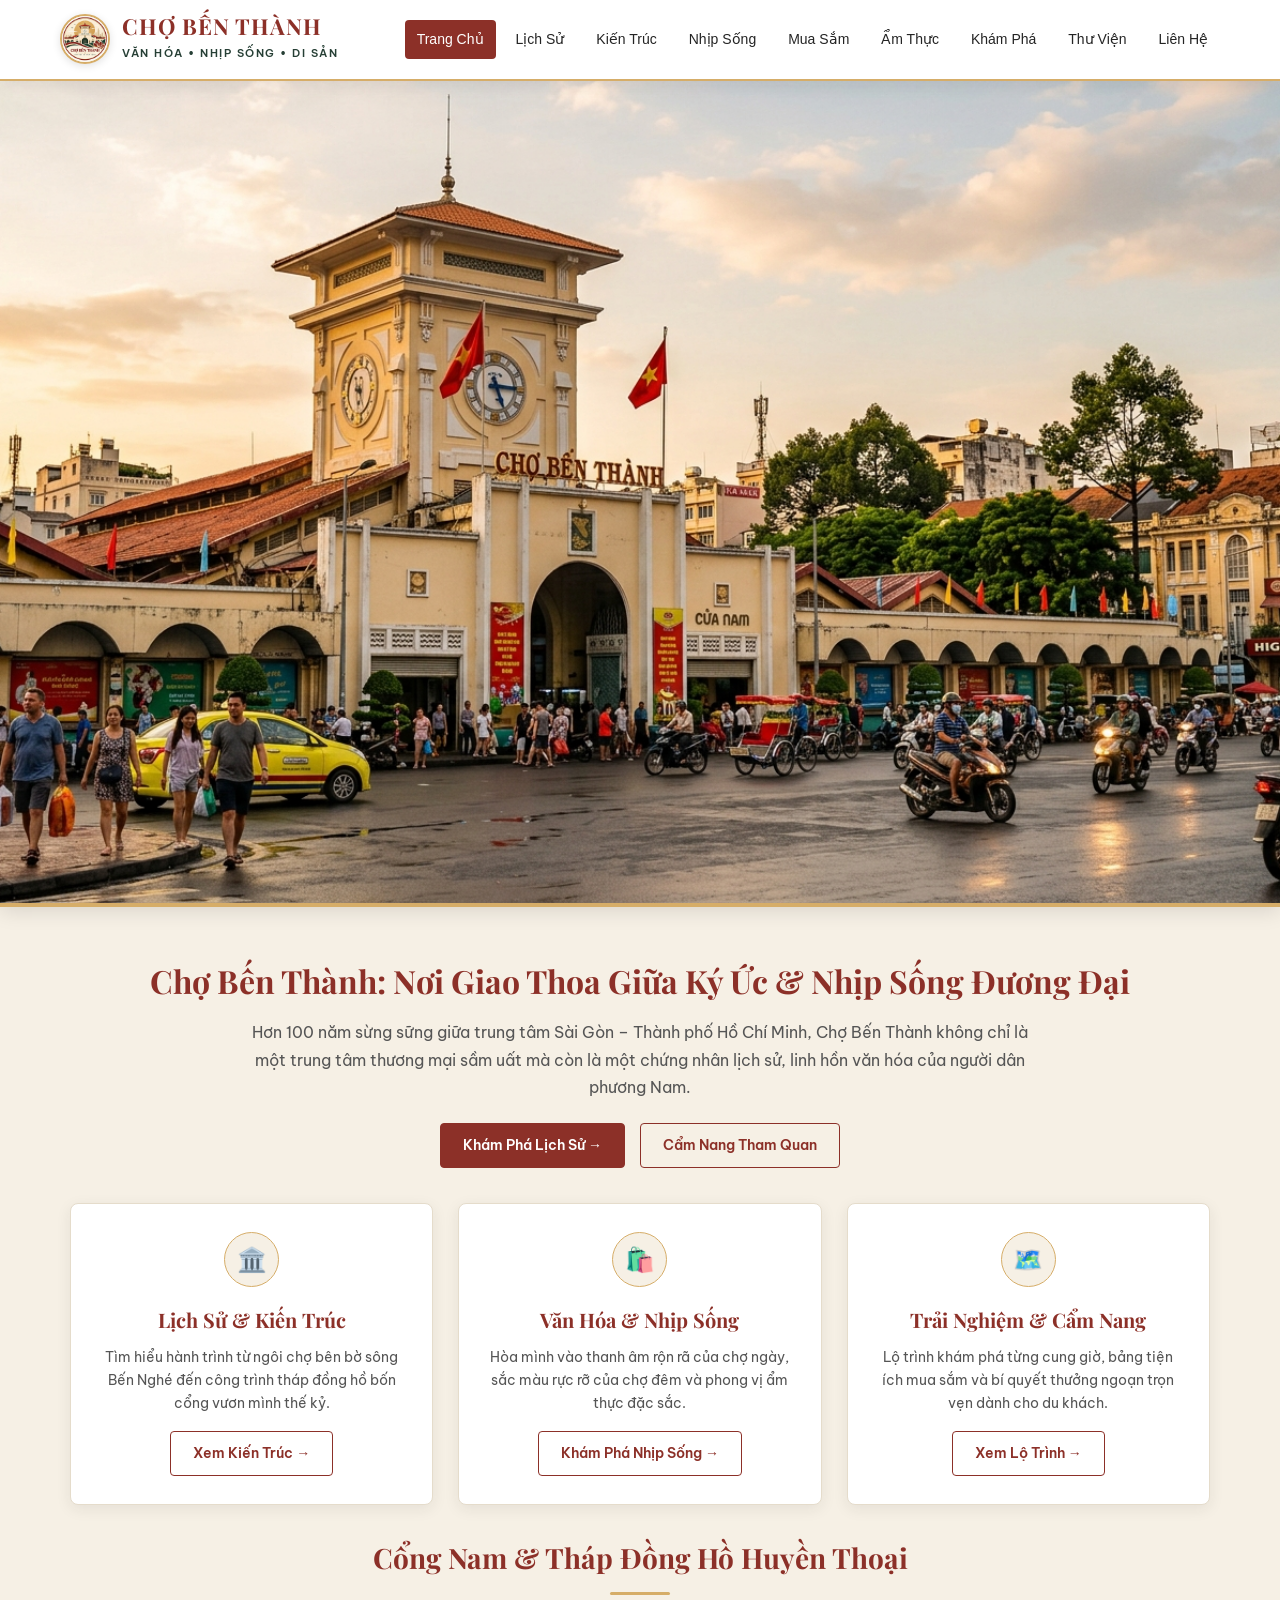
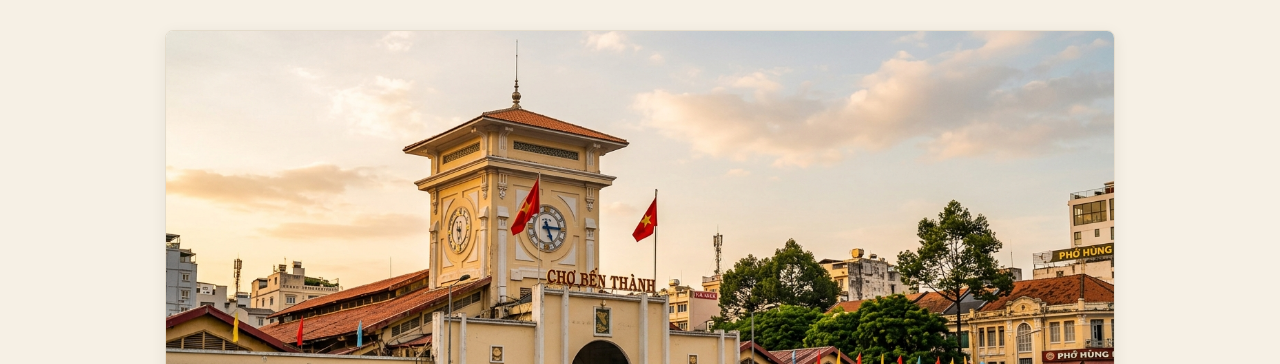
<file: index.html>
<!DOCTYPE html>
<html lang="vi">
<head>
  <meta charset="UTF-8">
  <meta http-equiv="refresh" content="0; url=./CHO_BEN_THANH/Website/index.html">
  <title>Chuyển hướng đến Website Chợ Bến Thành</title>
</head>
<body style="font-family: sans-serif; text-align: center; padding-top: 50px;">
  <h2>Đang chuyển hướng đến Website Chợ Bến Thành...</h2>
  <p>Nếu trang không tự chuyển, vui lòng <a href="./CHO_BEN_THANH/Website/index.html">nhấp vào đây để vào Website chính thức</a>.</p>
</body>
</html>
</file>
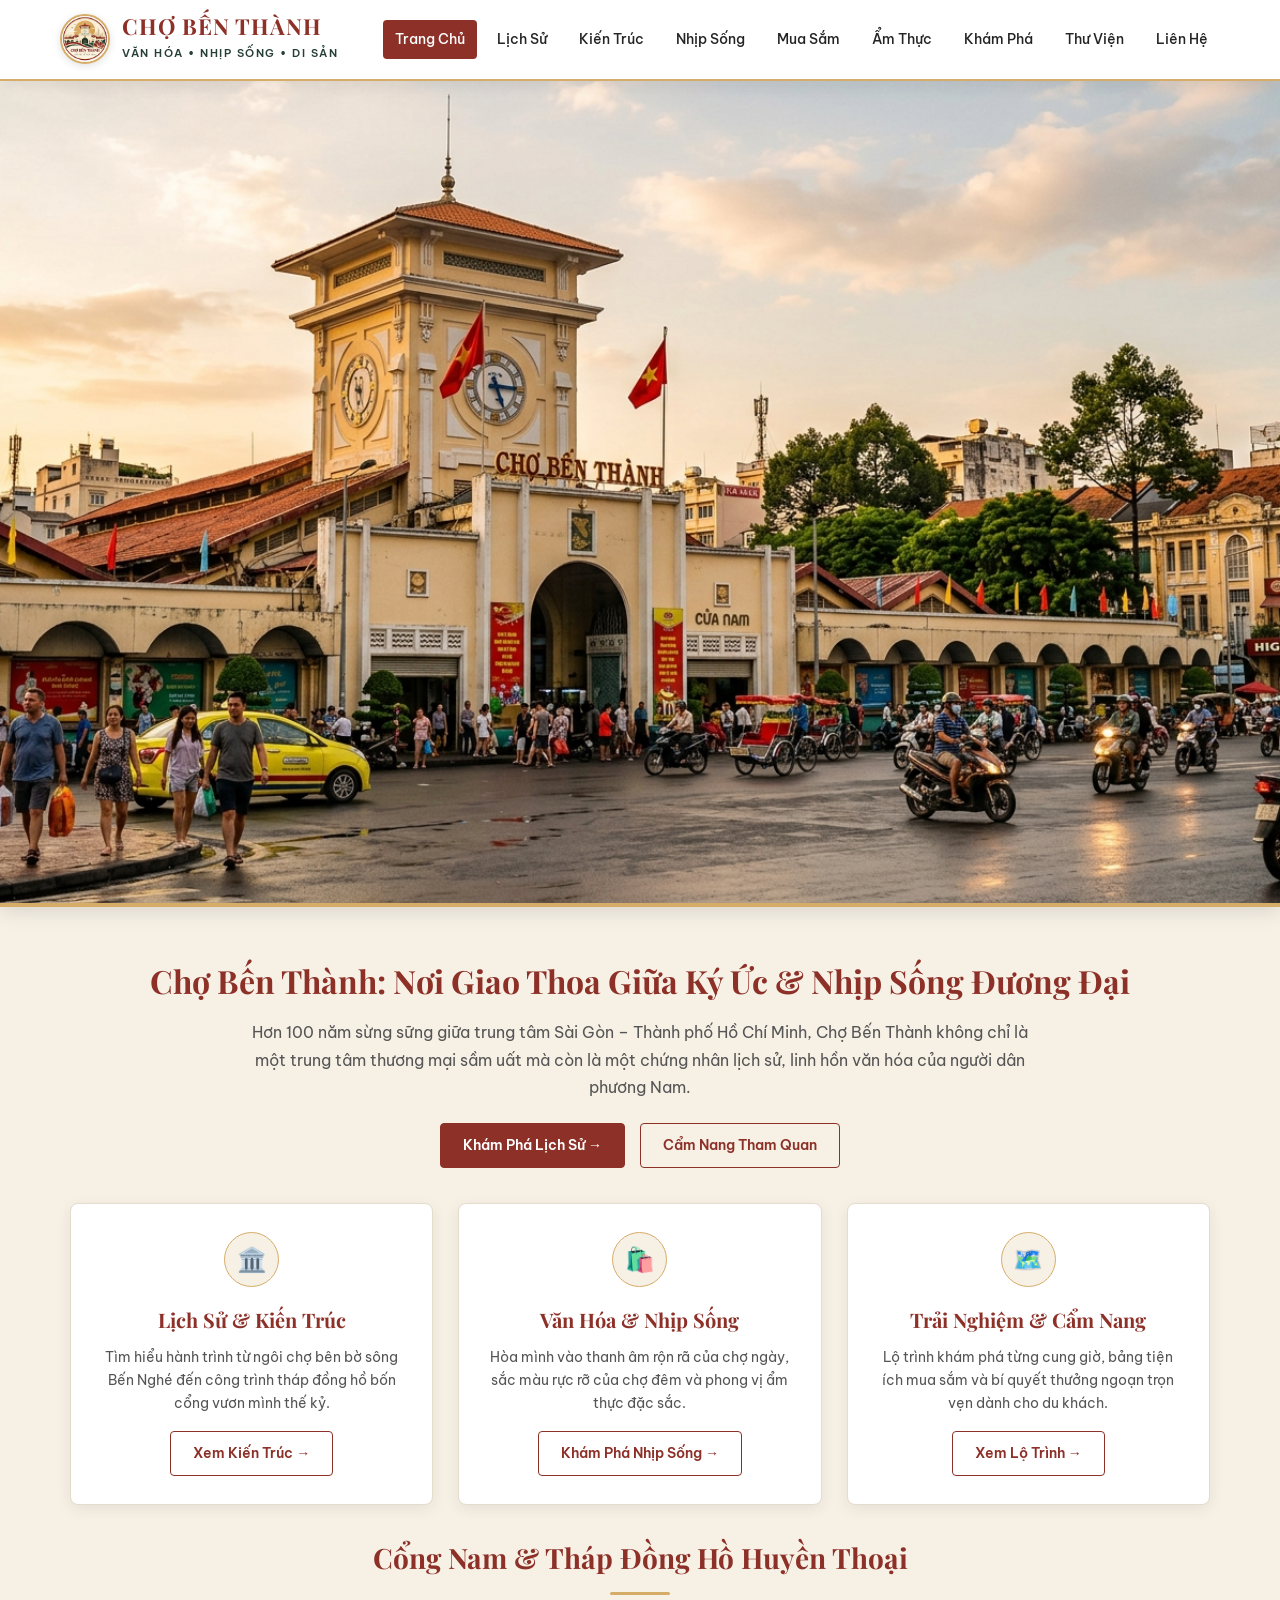
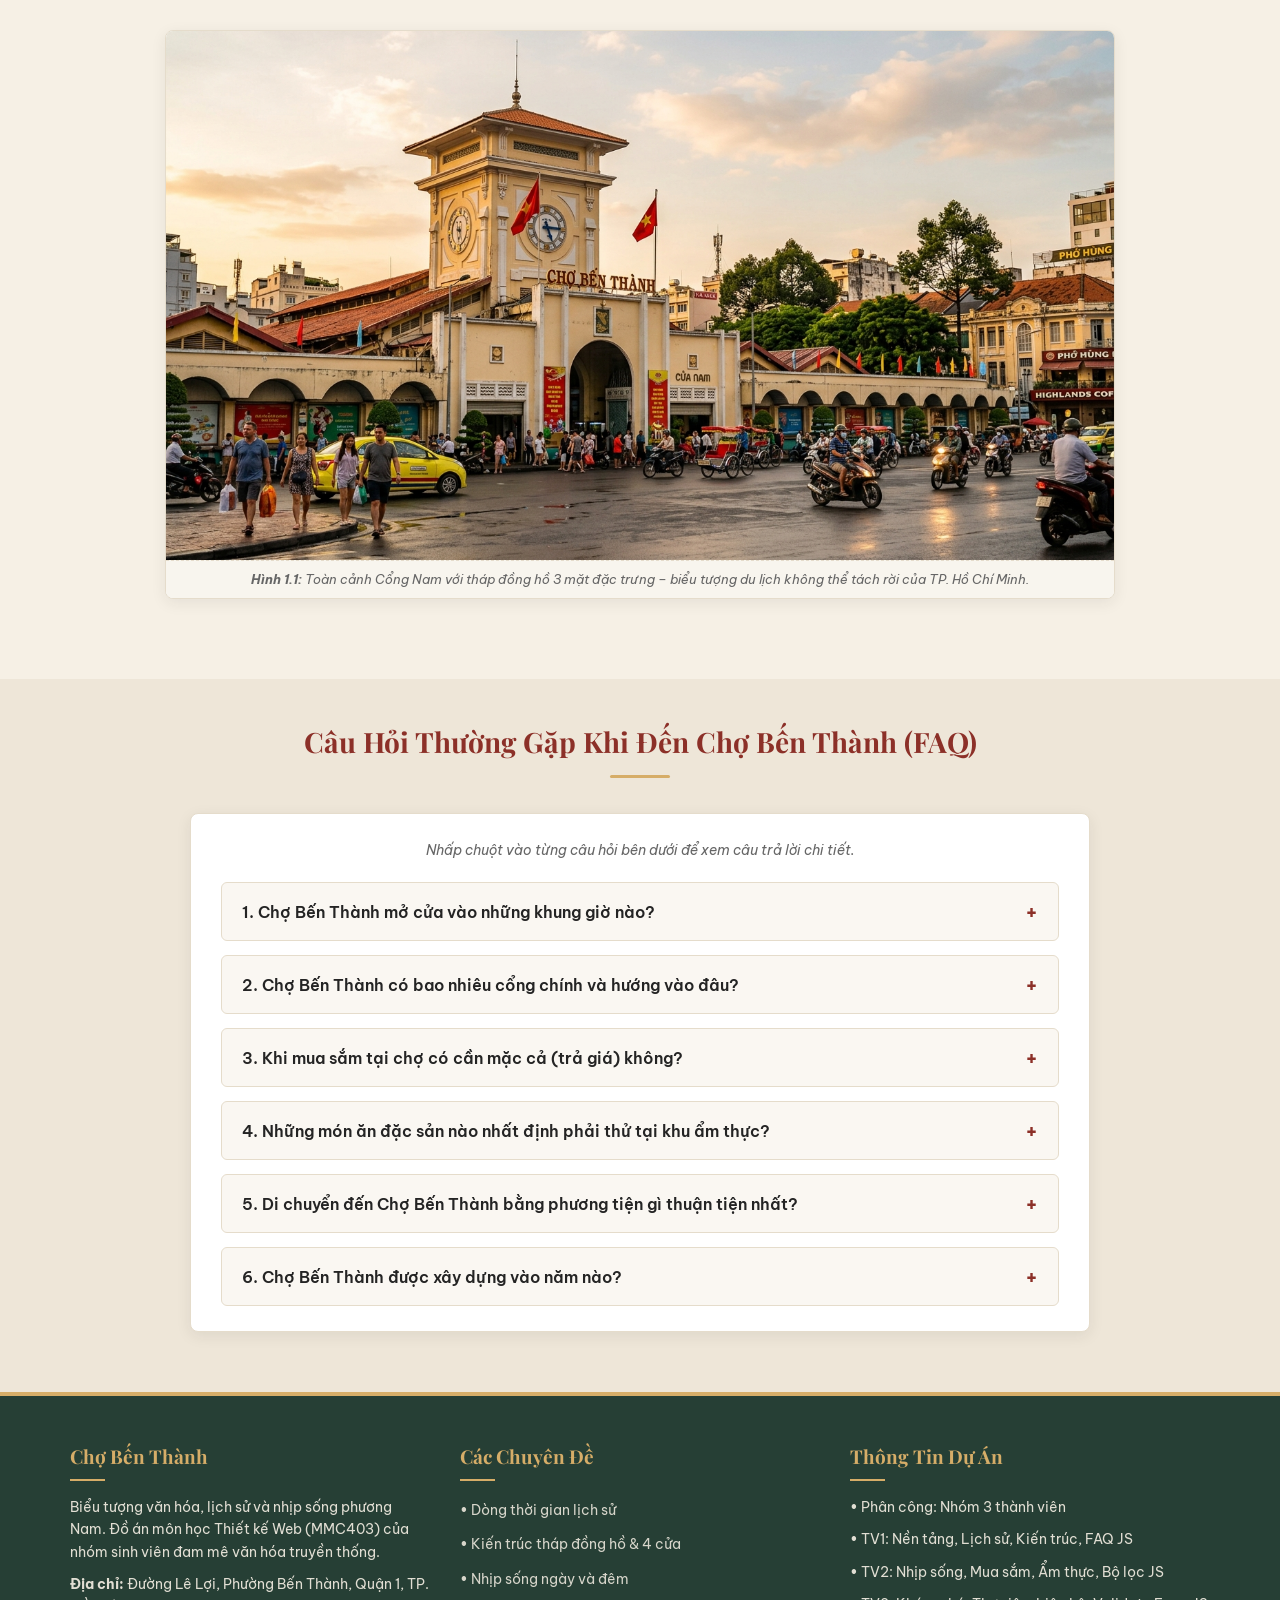
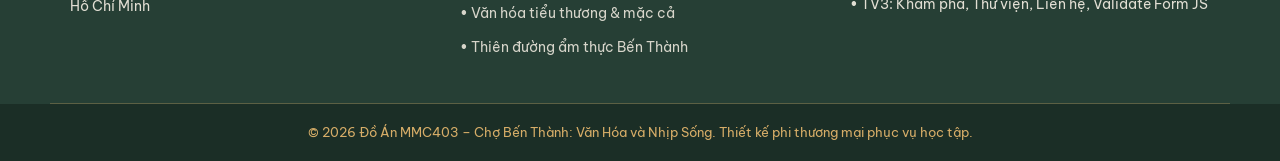
<file: CHO_BEN_THANH/Website/index.html>
<!DOCTYPE html>
<html lang="vi">
<!-- 
===================================================================
THANH VIEN: Thanh vien 1 (Nhom truong - Phu trach Nen tang Website)
TRANG/CHUC NANG: index.html - Trang chu & Cau hoi thuong gap (FAQ)
MO TA: Trang chu tong quan gioi thieu ve Cho Ben Thanh, ket noi 3 chuyen de chinh va tich hop tinh nang FAQ Accordion tuong tac.
===================================================================
-->
<head>
  <meta charset="UTF-8">
  <meta name="viewport" content="width=device-width, initial-scale=1.0">
  <meta name="description" content="Kham pha Cho Ben Thanh - Bieu tuong van hoa, kien truc lich su va nhip song dac trung cua Sai Gon - TP. Ho Chi Minh.">
  <title>Chợ Bến Thành – Văn Hóa & Nhịp Sống | Trang Chủ</title>
  
  <link rel="icon" type="image/png" href="./images/logo-cho-ben-thanh.png">
  
  <!-- Font chu Google Fonts tieng Viet dep mang am huong di san va hien dai -->
  <link rel="preconnect" href="https://fonts.googleapis.com">
  <link rel="preconnect" href="https://fonts.gstatic.com" crossorigin>
  <link href="https://fonts.googleapis.com/css2?family=Be+Vietnam+Pro:wght@400;500;600;700&family=Playfair+Display:wght@600;700;800&display=swap" rel="stylesheet">
  
  <!-- CSS dung chung va CSS rieng cua Thanh vien 1 -->
  <link rel="stylesheet" href="./css/common.css">
  <link rel="stylesheet" href="./css/thanhvien1.css">
  
  <!-- JavaScript xu ly Accordion FAQ rieng cua Thanh vien 1 -->
  <script src="./js/thanhvien1.js" defer></script>
</head>
<body>

  <!-- =======================================================
       PHAN 1: HEADER
       ======================================================= -->
  <header class="phan-dau-trang">

    <div class="hop-header">
      <a href="index.html" class="logo-thuong-hieu" title="Trang chủ Chợ Bến Thành">
        <img src="./images/logo-cho-ben-thanh.png" alt="Logo Chợ Bến Thành - Văn Hóa và Nhịp Sống" class="logo-anh-bieu-tuong">
        <div class="logo-chu">
          <h2>Chợ Bến Thành</h2>
          <span>Văn Hóa &bull; Nhịp Sống &bull; Di Sản</span>
        </div>
      </a>
      <nav class="thanh-dieu-huong" aria-label="Menu dieu huong chinh">
        <ul>
          <li><a href="index.html" class="trang-hien-tai">Trang Chủ</a></li>
          <li><a href="lich-su.html">Lịch Sử</a></li>
          <li><a href="kien-truc.html">Kiến Trúc</a></li>
          <li><a href="nhip-song.html">Nhịp Sống</a></li>
          <li><a href="van-hoa-mua-sam.html">Mua Sắm</a></li>
          <li><a href="am-thuc.html">Ẩm Thực</a></li>
          <li><a href="kham-pha.html">Khám Phá</a></li>
          <li><a href="thu-vien.html">Thư Viện</a></li>
          <li><a href="lien-he.html">Liên Hệ</a></li>
        </ul>
      </nav>
    </div>
  </header>

  <!-- =======================================================
       PHAN 2: HERO BANNER
       ======================================================= -->
  <section class="hero-trang-chu" aria-label="Banner toàn cảnh Chợ Bến Thành"></section>

  <!-- =======================================================
       PHAN 3: GIOI THIEU
       ======================================================= -->
  <section class="phan-than-chinh" style="padding-bottom: 20px;">
    <div class="khung-chua">
      <div class="tieu-de-khoi">
        <h1 style="font-family: var(--font-tieu-de); font-size: 32px; color: var(--mau-do-gach); margin-top: 8px; margin-bottom: 12px;">
          Chợ Bến Thành: Nơi Giao Thoa Giữa Ký Ức & Nhịp Sống Đương Đại
        </h1>
        <p style="max-width: 800px; margin: 0 auto; font-size: 16px; color: #555; line-height: 1.7;">
          Hơn 100 năm sừng sững giữa trung tâm Sài Gòn – Thành phố Hồ Chí Minh, Chợ Bến Thành không chỉ là một trung tâm thương mại sầm uất mà còn là một chứng nhân lịch sử, linh hồn văn hóa của người dân phương Nam.
        </p>
        <div style="margin-top: 22px; display: flex; justify-content: center; gap: 15px; flex-wrap: wrap;">
          <a href="lich-su.html" class="nut-chinh">Khám Phá Lịch Sử &rarr;</a>
          <a href="kham-pha.html" class="nut-phu">Cẩm Nang Tham Quan</a>
        </div>
      </div>

      <div class="luoi-3-cot">
        <!-- Chuyen de 1 -->
        <article class="khoi-diem-nhan">
          <div class="bieu-tuong-icon">🏛️</div>
          <h3>Lịch Sử & Kiến Trúc</h3>
          <p>Tìm hiểu hành trình từ ngôi chợ bên bờ sông Bến Nghé đến công trình tháp đồng hồ bốn cổng vươn mình thế kỷ.</p>
          <a href="kien-truc.html" class="nut-phu">Xem Kiến Trúc &rarr;</a>
        </article>

        <!-- Chuyen de 2 -->
        <article class="khoi-diem-nhan">
          <div class="bieu-tuong-icon">🛍️</div>
          <h3>Văn Hóa & Nhịp Sống</h3>
          <p>Hòa mình vào thanh âm rộn rã của chợ ngày, sắc màu rực rỡ của chợ đêm và phong vị ẩm thực đặc sắc.</p>
          <a href="nhip-song.html" class="nut-phu">Khám Phá Nhịp Sống &rarr;</a>
        </article>

        <!-- Chuyen de 3 -->
        <article class="khoi-diem-nhan">
          <div class="bieu-tuong-icon">🗺️</div>
          <h3>Trải Nghiệm & Cẩm Nang</h3>
          <p>Lộ trình khám phá từng cung giờ, bảng tiện ích mua sắm và bí quyết thưởng ngoạn trọn vẹn dành cho du khách.</p>
          <a href="kham-pha.html" class="nut-phu">Xem Lộ Trình &rarr;</a>
        </article>
      </div>
    </div>
  </section>

  <!-- =======================================================
       PHAN 4: NOI DUNG
       ======================================================= -->
  <!-- Khung hinh anh tieu bieu co chu thich -->
  <section class="phan-than-chinh" style="padding-top: 10px;">
    <div class="khung-chua">
      <div class="tieu-de-khoi">
        <h2>Cổng Nam & Tháp Đồng Hồ Huyền Thoại</h2>
      </div>
      
      <figure class="the-bai-viet" style="max-width: 950px; margin: 0 auto;">
        <img src="./images/banner/banner-chinh.jpg" alt="Toan canh Cong Nam va Thap Dong Ho Cho Ben Thanh ruc ro trong nang chieu">
        <figcaption class="chu-thich-hinh-anh">
          <strong>Hình 1.1:</strong> Toàn cảnh Cổng Nam với tháp đồng hồ 3 mặt đặc trưng – biểu tượng du lịch không thể tách rời của TP. Hồ Chí Minh.
        </figcaption>
      </figure>
    </div>
  </section>

  <!-- Chuc nang JavaScript 1: FAQ Accordion -->
  <section class="phan-than-chinh" style="background-color: #EEE6D8; margin-top: 20px;">
    <div class="khung-chua">
      <div class="tieu-de-khoi">
        <h2>Câu Hỏi Thường Gặp Khi Đến Chợ Bến Thành (FAQ)</h2>
      </div>

      <div class="khung-faq">
        <p style="text-align: center; color: #666; margin-bottom: 20px; font-size: 14px;">
          <em>Nhấp chuột vào từng câu hỏi bên dưới để xem câu trả lời chi tiết.</em>
        </p>

        <div class="faq-danh-sach">
          
          <!-- Cau 1 -->
          <div class="faq-muc">
            <button class="faq-nut-hoi" type="button">
              <span>1. Chợ Bến Thành mở cửa vào những khung giờ nào?</span>
              <span class="faq-icon-trang-thai">+</span>
            </button>
            <div class="faq-tra-loi">
              Chợ Bến Thành hoạt động liên tục trong ngày theo 2 ca: <strong>Chợ ngày</strong> mở cửa từ 06:00 sáng đến 18:00 chiều (chuyên phục vụ các mặt hàng truyền thống, vải vóc, đồ lưu niệm và ẩm thực). Sau 18:00, <strong>Chợ đêm Bến Thành</strong> bắt đầu nhộn nhịp dọc hai bên đường Phan Bội Châu và Phan Chu Trinh cho đến tận 23:00 đêm.
            </div>
          </div>

          <!-- Cau 2 -->
          <div class="faq-muc">
            <button class="faq-nut-hoi" type="button">
              <span>2. Chợ Bến Thành có bao nhiêu cổng chính và hướng vào đâu?</span>
              <span class="faq-icon-trang-thai">+</span>
            </button>
            <div class="faq-tra-loi">
              Chợ có 4 cổng chính hướng ra 4 con phố huyết mạch: <strong>Cổng Nam</strong> (đối diện Quảng trường Quách Thị Trang / đường Lê Lợi - cổng có tháp đồng hồ), <strong>Cổng Bắc</strong> (đường Lê Thánh Tôn - chuyên hoa quả và thực phẩm tươi sống), <strong>Cổng Đông</strong> (đường Phan Bội Châu - chuyên bánh kẹo mỹ phẩm), và <strong>Cổng Tây</strong> (đường Phan Chu Trinh - chuyên hàng giày dép, may mặc lưu niệm). Ngoài ra còn có 12 cửa phụ.
            </div>
          </div>

          <!-- Cau 3 -->
          <div class="faq-muc">
            <button class="faq-nut-hoi" type="button">
              <span>3. Khi mua sắm tại chợ có cần mặc cả (trả giá) không?</span>
              <span class="faq-icon-trang-thai">+</span>
            </button>
            <div class="faq-tra-loi">
              Nhiều gian hàng thời trang, thủ công mỹ nghệ và quà lưu niệm có mức giá linh hoạt. Bạn có thể lịch sự thương lượng giảm khoảng 20% - 30% so với giá đề xuất ban đầu với thái độ vui vẻ, thân thiện. Riêng khu ẩm thực và các quầy có niêm yết giá rõ ràng thì thường bán đúng giá niêm yết.
            </div>
          </div>

          <!-- Cau 4 -->
          <div class="faq-muc">
            <button class="faq-nut-hoi" type="button">
              <span>4. Những món ăn đặc sản nào nhất định phải thử tại khu ẩm thực?</span>
              <span class="faq-icon-trang-thai">+</span>
            </button>
            <div class="faq-tra-loi">
              Khu ẩm thực Chợ Bến Thành là thiên đường hội tụ tinh hoa ẩm thực ba miền: Bún riêu cua gánh gia truyền, Bún mắm Nam Bộ, Bánh xèo miền Tây giòn rụm, Gỏi cuốn tôm thịt, và các ly Chè Sài Gòn ngũ sắc ngọt mát thanh tao.
            </div>
          </div>

          <!-- Cau 5 -->
          <div class="faq-muc">
            <button class="faq-nut-hoi" type="button">
              <span>5. Di chuyển đến Chợ Bến Thành bằng phương tiện gì thuận tiện nhất?</span>
              <span class="faq-icon-trang-thai">+</span>
            </button>
            <div class="faq-tra-loi">
              Chợ nằm tại trung tâm Quận 1 nên rất thuận tiện: Bạn có thể đi xe buýt (bến xe buýt Hàm Nghi cách 200m), đi taxi/xe công nghệ, đi xe máy (gửi tại các bãi giữ xe quanh chợ) hoặc trải nghiệm tuyến Metro Bến Thành – Suối Tiên với ga ngầm Bến Thành hiện đại ngay phía trước chợ.
            </div>
          </div>

          <!-- Cau 6 -->
          <div class="faq-muc">
            <button class="faq-nut-hoi" type="button">
              <span>6. Chợ Bến Thành được xây dựng vào năm nào?</span>
              <span class="faq-icon-trang-thai">+</span>
            </button>
            <div class="faq-tra-loi">
              Tiền thân chợ hình thành từ đầu thế kỷ 19 bên bờ sông Bến Nghé. Ngôi chợ Bến Thành hiện đại với tháp đồng hồ ngày nay được người Pháp khởi công xây dựng từ năm 1912 và khánh thành vào tháng 3 năm 1914. Đến nay, công trình đã có tuổi đời hơn 110 năm.
            </div>
          </div>

        </div>
      </div>
    </div>
  </section>

  <!-- =======================================================
       PHAN 5: FOOTER
       ======================================================= -->
  <footer class="phan-chan-trang">
    <div class="khung-chua hop-footer">
      <div class="cot-footer">
        <h3>Chợ Bến Thành</h3>
        <p>Biểu tượng văn hóa, lịch sử và nhịp sống phương Nam. Đồ án môn học Thiết kế Web (MMC403) của nhóm sinh viên đam mê văn hóa truyền thống.</p>
        <p><strong>Địa chỉ:</strong> Đường Lê Lợi, Phường Bến Thành, Quận 1, TP. Hồ Chí Minh</p>
      </div>

      <div class="cot-footer">
        <h3>Các Chuyên Đề</h3>
        <ul>
          <li><a href="lich-su.html">&bull; Dòng thời gian lịch sử</a></li>
          <li><a href="kien-truc.html">&bull; Kiến trúc tháp đồng hồ & 4 cửa</a></li>
          <li><a href="nhip-song.html">&bull; Nhịp sống ngày và đêm</a></li>
          <li><a href="van-hoa-mua-sam.html">&bull; Văn hóa tiểu thương & mặc cả</a></li>
          <li><a href="am-thuc.html">&bull; Thiên đường ẩm thực Bến Thành</a></li>
        </ul>
      </div>

      <div class="cot-footer">
        <h3>Thông Tin Dự Án</h3>
        <p>• Phân công: Nhóm 3 thành viên</p>
        <p>• TV1: Nền tảng, Lịch sử, Kiến trúc, FAQ JS</p>
        <p>• TV2: Nhịp sống, Mua sắm, Ẩm thực, Bộ lọc JS</p>
        <p>• TV3: Khám phá, Thư viện, Liên hệ, Validate Form JS</p>
      </div>
    </div>
    <div class="chan-trang-ban-quyen">
      &copy; 2026 Đồ Án MMC403 – Chợ Bến Thành: Văn Hóa và Nhịp Sống. Thiết kế phi thương mại phục vụ học tập.
    </div>
  </footer>

</body>
</html>
</file>
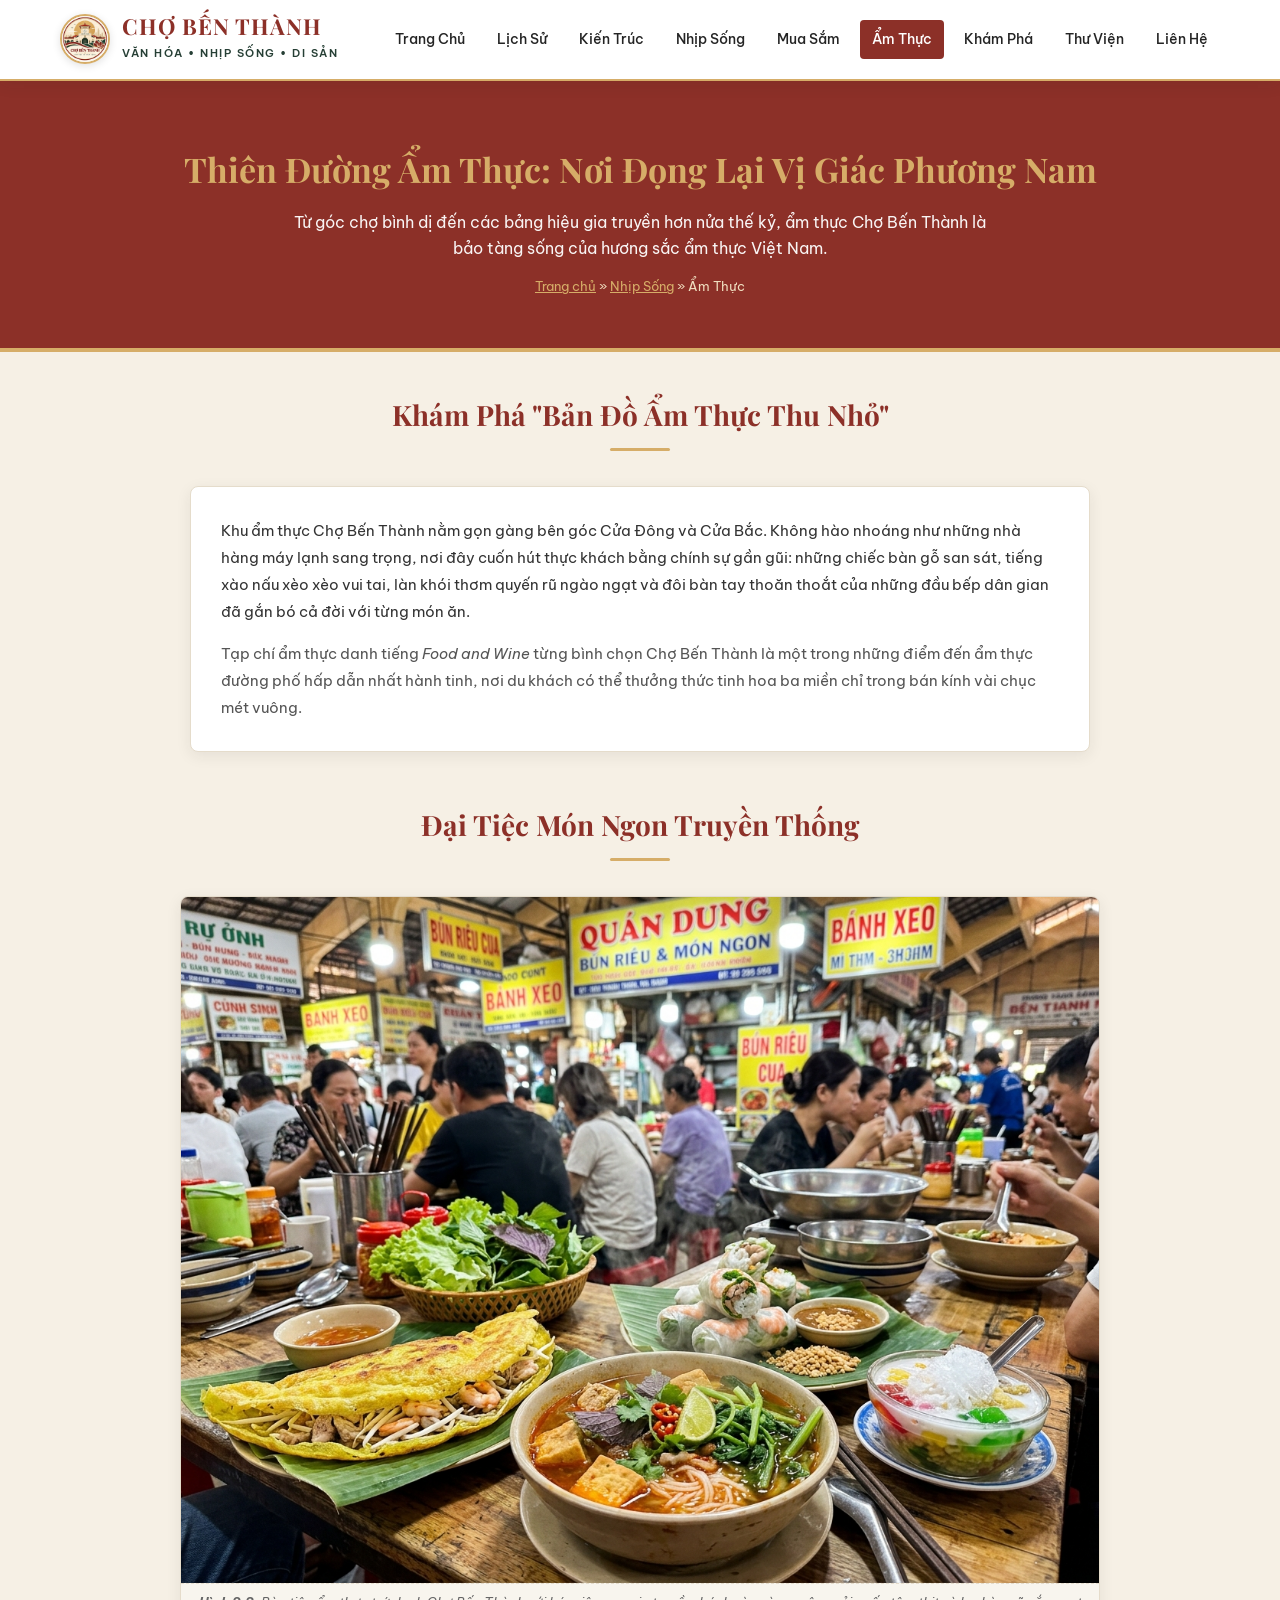
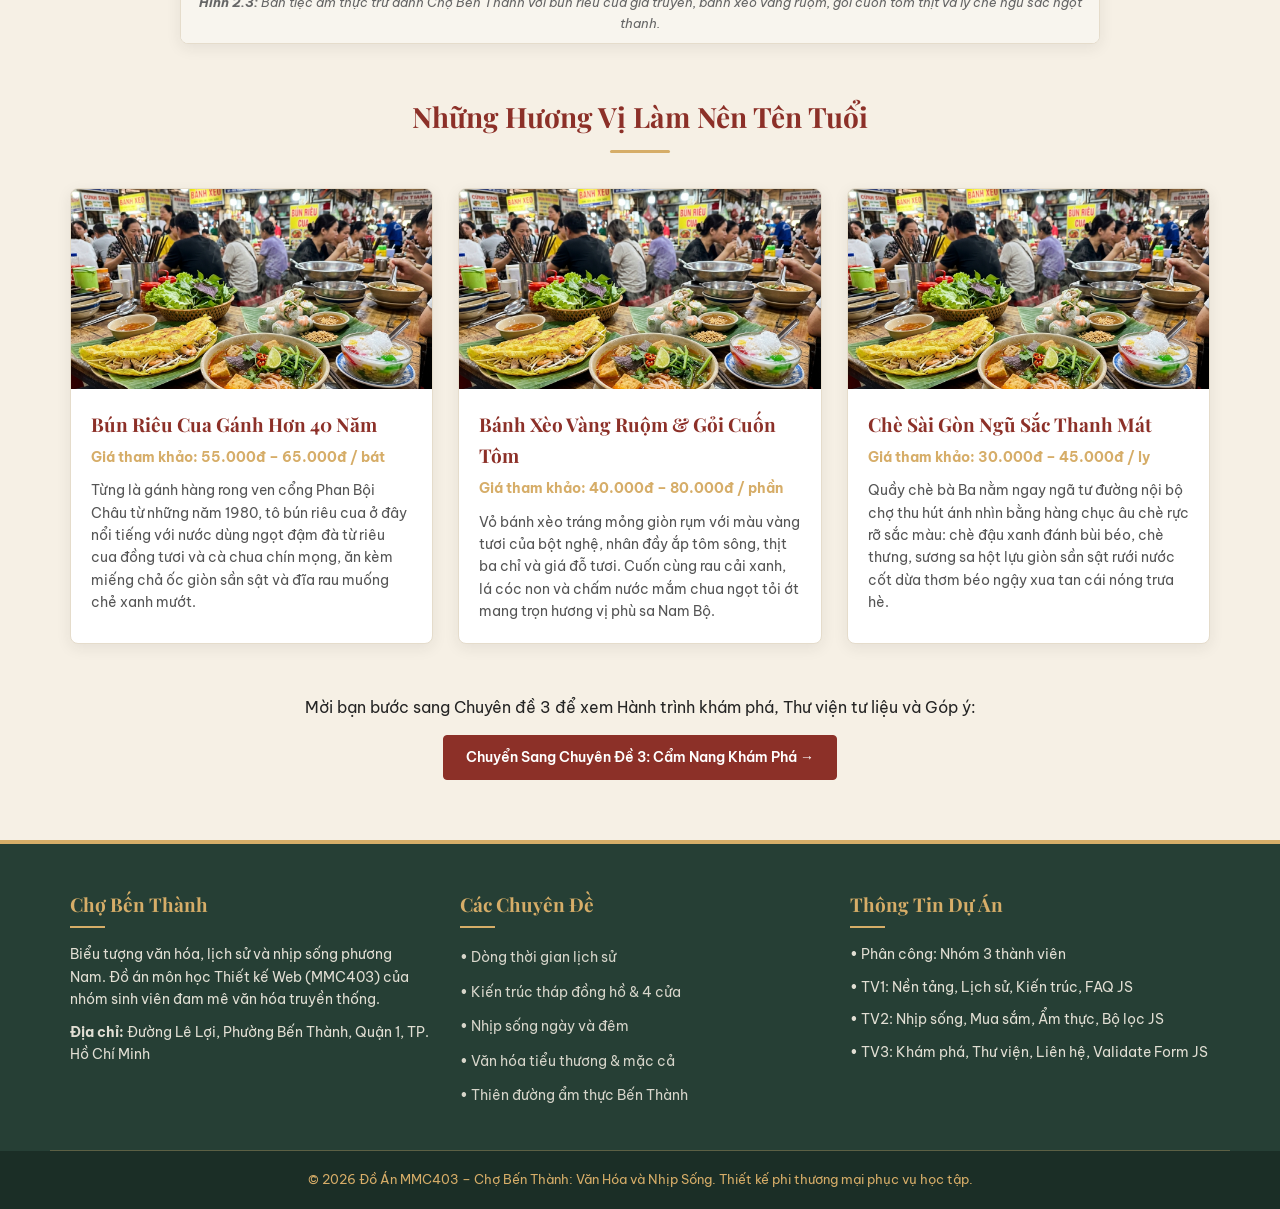
<file: CHO_BEN_THANH/Website/am-thuc.html>
<!DOCTYPE html>
<html lang="vi">
<!-- 
===================================================================
THANH VIEN: Thanh vien 2 (Tran Thi B - Phu trach Van hoa va Nhip song)
TRANG/CHUC NANG: am-thuc.html - Bai chuyen sau 2: Van hoa am thuc Cho Ben Thanh
MO TA: Nghien cuu chuyen sau ve thien duong am thuc ba mien tai Cho Ben Thanh, cac ganh quan gia truyen 3 the he va huong vi dac trung cua vung dat phuong Nam.
===================================================================
-->
<head>
  <meta charset="UTF-8">
  <meta name="viewport" content="width=device-width, initial-scale=1.0">
  <meta name="description" content="Kham pha am thuc Cho Ben Thanh: bun rieu ganh hon 40 nam, banh xeo gion rum, goi cuon va the gioi che Sai Gon ngot mat doc dao.">
  <title>Thiên Đường Ẩm Thực Nam Bộ | Chợ Bến Thành</title>
  
  <link rel="icon" type="image/png" href="./images/logo-cho-ben-thanh.png">
  
  <link rel="preconnect" href="https://fonts.googleapis.com">
  <link rel="preconnect" href="https://fonts.gstatic.com" crossorigin>
  <link href="https://fonts.googleapis.com/css2?family=Be+Vietnam+Pro:wght@400;500;600;700&family=Playfair+Display:wght@600;700;800&display=swap" rel="stylesheet">
  
  <link rel="stylesheet" href="./css/common.css">
  <link rel="stylesheet" href="./css/thanhvien2.css">
</head>
<body>

  <!-- =======================================================
       PHAN 1: HEADER
       ======================================================= -->
  <header class="phan-dau-trang">
    <div class="hop-header">
      <a href="index.html" class="logo-thuong-hieu" title="Trang chủ Chợ Bến Thành">
        <img src="./images/logo-cho-ben-thanh.png" alt="Logo Chợ Bến Thành - Văn Hóa và Nhịp Sống" class="logo-anh-bieu-tuong">
        <div class="logo-chu">
          <h2>Chợ Bến Thành</h2>
          <span>Văn Hóa &bull; Nhịp Sống &bull; Di Sản</span>
        </div>
      </a>
      <nav class="thanh-dieu-huong" aria-label="Menu dieu huong chinh">
        <ul>
          <li><a href="index.html">Trang Chủ</a></li>
          <li><a href="lich-su.html">Lịch Sử</a></li>
          <li><a href="kien-truc.html">Kiến Trúc</a></li>
          <li><a href="nhip-song.html">Nhịp Sống</a></li>
          <li><a href="van-hoa-mua-sam.html">Mua Sắm</a></li>
          <li><a href="am-thuc.html" class="trang-hien-tai">Ẩm Thực</a></li>
          <li><a href="kham-pha.html">Khám Phá</a></li>
          <li><a href="thu-vien.html">Thư Viện</a></li>
          <li><a href="lien-he.html">Liên Hệ</a></li>
        </ul>
      </nav>
    </div>
  </header>

  <!-- =======================================================
       PHAN 2: HERO BANNER
       ======================================================= -->
  <section class="hero-banner-tv2">
    <div class="khung-chua">
      <h1 style="margin-top: 10px;">Thiên Đường Ẩm Thực: Nơi Đọng Lại Vị Giác Phương Nam</h1>
      <p>Từ góc chợ bình dị đến các bảng hiệu gia truyền hơn nửa thế kỷ, ẩm thực Chợ Bến Thành là bảo tàng sống của hương sắc ẩm thực Việt Nam.</p>
      <div class="duong-dan-trang" style="margin-top: 15px; font-size: 13px; color: #F0DFC0;">
        <a href="index.html" style="color: var(--mau-vang-co); text-decoration: underline;">Trang chủ</a> &raquo; <a href="nhip-song.html" style="color: var(--mau-vang-co); text-decoration: underline;">Nhịp Sống</a> &raquo; <span>Ẩm Thực</span>
      </div>
    </div>
  </section>

  <!-- =======================================================
       PHAN 3: GIOI THIEU
       ======================================================= -->
  <section class="phan-than-chinh" style="padding-bottom: 10px;">
    <div class="khung-chua">
      <div class="tieu-de-khoi">
        <h2>Khám Phá "Bản Đồ Ẩm Thực Thu Nhỏ"</h2>
      </div>

      <div style="max-width: 900px; margin: 0 auto; background: #fff; padding: 30px; border-radius: 8px; border: 1px solid var(--mau-vien); box-shadow: var(--bong-do);">
        <p style="font-size: 15px; line-height: 1.8; margin-bottom: 15px; color: #333;">
          Khu ẩm thực Chợ Bến Thành nằm gọn gàng bên góc Cửa Đông và Cửa Bắc. Không hào nhoáng như những nhà hàng máy lạnh sang trọng, nơi đây cuốn hút thực khách bằng chính sự gần gũi: những chiếc bàn gỗ san sát, tiếng xào nấu xèo xèo vui tai, làn khói thơm quyến rũ ngào ngạt và đôi bàn tay thoăn thoắt của những đầu bếp dân gian đã gắn bó cả đời với từng món ăn.
        </p>
        <p style="font-size: 15px; line-height: 1.8; color: #555;">
          Tạp chí ẩm thực danh tiếng <em>Food and Wine</em> từng bình chọn Chợ Bến Thành là một trong những điểm đến ẩm thực đường phố hấp dẫn nhất hành tinh, nơi du khách có thể thưởng thức tinh hoa ba miền chỉ trong bán kính vài chục mét vuông.
        </p>
      </div>
    </div>
  </section>

  <!-- =======================================================
       PHAN 4: NOI DUNG
       ======================================================= -->
  <section class="phan-than-chinh">
    <div class="khung-chua">

      <!-- Hinh anh am thuc thuc te kem chu thich hoc thuat -->
      <div class="tieu-de-khoi">
        <h2>Đại Tiệc Món Ngon Truyền Thống</h2>
      </div>

      <figure class="the-bai-viet" style="max-width: 920px; margin: 0 auto 50px auto;">
        <img src="./images/content/am-thuc-ben-thanh.jpg" alt="Mam am thuc dac sac tai khu am thuc Cho Ben Thanh">
        <figcaption class="chu-thich-hinh-anh">
          <strong>Hình 2.3:</strong> Bàn tiệc ẩm thực trứ danh Chợ Bến Thành với bún riêu cua gia truyền, bánh xèo vàng ruộm, gỏi cuốn tôm thịt và ly chè ngũ sắc ngọt thanh.
        </figcaption>
      </figure>

      <!-- 3 Mon an bieu tuong nghien cuu sau -->
      <div class="tieu-de-khoi">
        <h2>Những Hương Vị Làm Nên Tên Tuổi</h2>
      </div>

      <div class="luoi-am-thuc-mon-ngon">
        
        <!-- Mon 1 -->
        <article class="the-mon-an">
          <div class="the-mon-an-img">
            <img src="./images/content/am-thuc-ben-thanh.jpg" alt="Bun rieu cua ganh">
          </div>
          <div class="the-mon-an-body">
            <h3>Bún Riêu Cua Gánh Hơn 40 Năm</h3>
            <span class="gia-uoc-tinh">Giá tham khảo: 55.000đ – 65.000đ / bát</span>
            <p style="font-size: 14px; color: #555; line-height: 1.6;">
              Từng là gánh hàng rong ven cổng Phan Bội Châu từ những năm 1980, tô bún riêu cua ở đây nổi tiếng với nước dùng ngọt đậm đà từ riêu cua đồng tươi và cà chua chín mọng, ăn kèm miếng chả ốc giòn sần sật và đĩa rau muống chẻ xanh mướt.
            </p>
          </div>
        </article>

        <!-- Mon 2 -->
        <article class="the-mon-an">
          <div class="the-mon-an-img">
            <img src="./images/content/am-thuc-ben-thanh.jpg" alt="Banh xeo mien Tay">
          </div>
          <div class="the-mon-an-body">
            <h3>Bánh Xèo Vàng Ruộm & Gỏi Cuốn Tôm</h3>
            <span class="gia-uoc-tinh">Giá tham khảo: 40.000đ – 80.000đ / phần</span>
            <p style="font-size: 14px; color: #555; line-height: 1.6;">
              Vỏ bánh xèo tráng mỏng giòn rụm với màu vàng tươi của bột nghệ, nhân đầy ắp tôm sông, thịt ba chỉ và giá đỗ tươi. Cuốn cùng rau cải xanh, lá cóc non và chấm nước mắm chua ngọt tỏi ớt mang trọn hương vị phù sa Nam Bộ.
            </p>
          </div>
        </article>

        <!-- Mon 3 -->
        <article class="the-mon-an">
          <div class="the-mon-an-img">
            <img src="./images/content/am-thuc-ben-thanh.jpg" alt="Che Sai Gon ngu sac">
          </div>
          <div class="the-mon-an-body">
            <h3>Chè Sài Gòn Ngũ Sắc Thanh Mát</h3>
            <span class="gia-uoc-tinh">Giá tham khảo: 30.000đ – 45.000đ / ly</span>
            <p style="font-size: 14px; color: #555; line-height: 1.6;">
              Quầy chè bà Ba nằm ngay ngã tư đường nội bộ chợ thu hút ánh nhìn bằng hàng chục âu chè rực rỡ sắc màu: chè đậu xanh đánh bùi béo, chè thưng, sương sa hột lựu giòn sần sật rưới nước cốt dừa thơm béo ngậy xua tan cái nóng trưa hè.
            </p>
          </div>
        </article>

      </div>

      <!-- Chuyen tiep sang Chuyen de 3 cua Thanh vien 3 -->
      <div style="text-align: center; margin-top: 50px;">
        <p style="font-size: 16px; margin-bottom: 15px;">Mời bạn bước sang Chuyên đề 3 để xem Hành trình khám phá, Thư viện tư liệu và Góp ý:</p>
        <a href="kham-pha.html" class="nut-chinh">Chuyển Sang Chuyên Đề 3: Cẩm Nang Khám Phá &rarr;</a>
      </div>

    </div>
  </section>

  <!-- =======================================================
       PHAN 5: FOOTER
       ======================================================= -->
  <footer class="phan-chan-trang">
    <div class="khung-chua hop-footer">
      <div class="cot-footer">
        <h3>Chợ Bến Thành</h3>
        <p>Biểu tượng văn hóa, lịch sử và nhịp sống phương Nam. Đồ án môn học Thiết kế Web (MMC403) của nhóm sinh viên đam mê văn hóa truyền thống.</p>
        <p><strong>Địa chỉ:</strong> Đường Lê Lợi, Phường Bến Thành, Quận 1, TP. Hồ Chí Minh</p>
      </div>

      <div class="cot-footer">
        <h3>Các Chuyên Đề</h3>
        <ul>
          <li><a href="lich-su.html">&bull; Dòng thời gian lịch sử</a></li>
          <li><a href="kien-truc.html">&bull; Kiến trúc tháp đồng hồ & 4 cửa</a></li>
          <li><a href="nhip-song.html">&bull; Nhịp sống ngày và đêm</a></li>
          <li><a href="van-hoa-mua-sam.html">&bull; Văn hóa tiểu thương & mặc cả</a></li>
          <li><a href="am-thuc.html">&bull; Thiên đường ẩm thực Bến Thành</a></li>
        </ul>
      </div>

      <div class="cot-footer">
        <h3>Thông Tin Dự Án</h3>
        <p>• Phân công: Nhóm 3 thành viên</p>
        <p>• TV1: Nền tảng, Lịch sử, Kiến trúc, FAQ JS</p>
        <p>• TV2: Nhịp sống, Mua sắm, Ẩm thực, Bộ lọc JS</p>
        <p>• TV3: Khám phá, Thư viện, Liên hệ, Validate Form JS</p>
      </div>
    </div>
    <div class="chan-trang-ban-quyen">
      &copy; 2026 Đồ Án MMC403 – Chợ Bến Thành: Văn Hóa và Nhịp Sống. Thiết kế phi thương mại phục vụ học tập.
    </div>
  </footer>

</body>
</html>
</file>
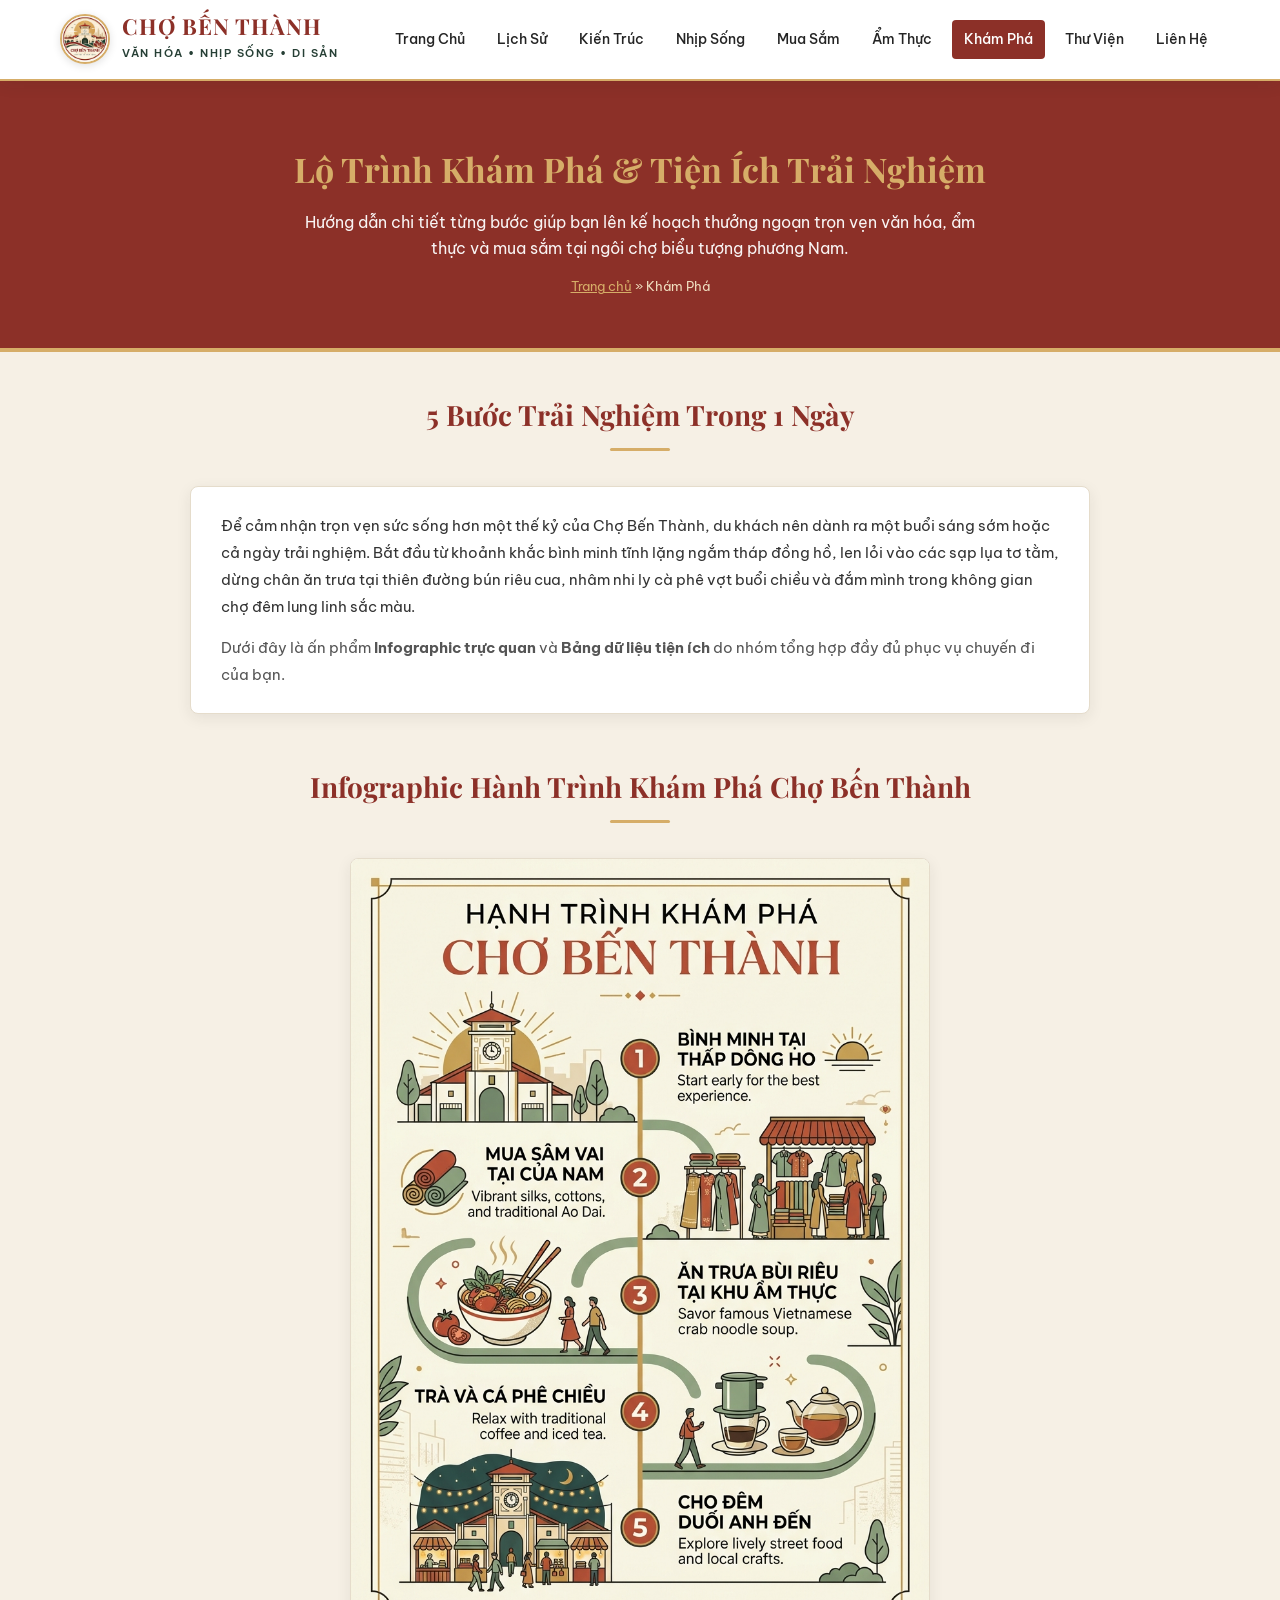
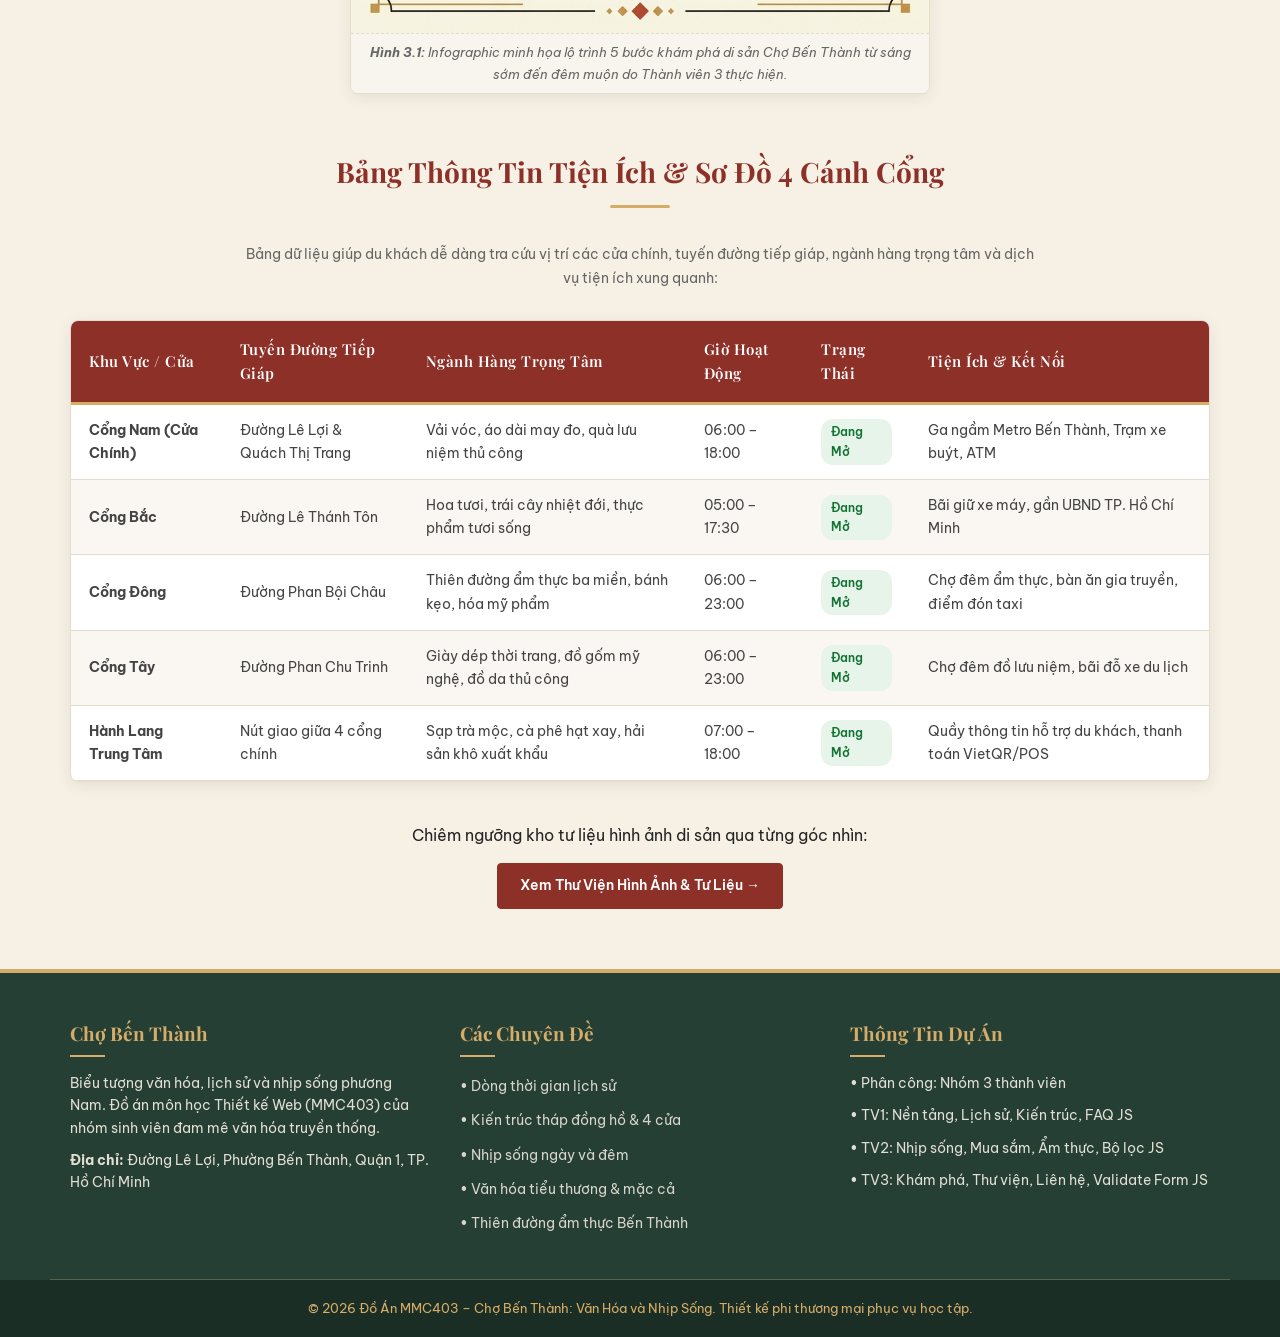
<file: CHO_BEN_THANH/Website/kham-pha.html>
<!DOCTYPE html>
<html lang="vi">
<!-- 
===================================================================
THANH VIEN: Thanh vien 3 (Le Van C - Phu trach Trai nghiem va Lien he)
TRANG/CHUC NANG: kham-pha.html - Chuyen de Kham pha trai nghiem & Bang du lieu tien ich
MO TA: Cung cap lo trinh tham quan toi uu theo khung gio, Bang du lieu HTML thong tin tien ich 4 cua va Infographic hanh trinh di san do TV3 thiet ke.
===================================================================
-->
<head>
  <meta charset="UTF-8">
  <meta name="viewport" content="width=device-width, initial-scale=1.0">
  <meta name="description" content="Cam nang kham pha Cho Ben Thanh: lich trinh tham quan ly tuong, bang du lieu tien ich 4 cua cho va infographic hanh trinh di san.">
  <title>Cẩm Nang Khám Phá & Bảng Tiện Ích | Chợ Bến Thành</title>
  
  <link rel="icon" type="image/png" href="./images/logo-cho-ben-thanh.png">
  
  <link rel="preconnect" href="https://fonts.googleapis.com">
  <link rel="preconnect" href="https://fonts.gstatic.com" crossorigin>
  <link href="https://fonts.googleapis.com/css2?family=Be+Vietnam+Pro:wght@400;500;600;700&family=Playfair+Display:wght@600;700;800&display=swap" rel="stylesheet">
  
  <link rel="stylesheet" href="./css/common.css">
  <link rel="stylesheet" href="./css/thanhvien3.css">
</head>
<body>

  <!-- =======================================================
       PHAN 1: HEADER
       ======================================================= -->
  <header class="phan-dau-trang">
    <div class="hop-header">
      <a href="index.html" class="logo-thuong-hieu" title="Trang chủ Chợ Bến Thành">
        <img src="./images/logo-cho-ben-thanh.png" alt="Logo Chợ Bến Thành - Văn Hóa và Nhịp Sống" class="logo-anh-bieu-tuong">
        <div class="logo-chu">
          <h2>Chợ Bến Thành</h2>
          <span>Văn Hóa &bull; Nhịp Sống &bull; Di Sản</span>
        </div>
      </a>
      <nav class="thanh-dieu-huong" aria-label="Menu dieu huong chinh">
        <ul>
          <li><a href="index.html">Trang Chủ</a></li>
          <li><a href="lich-su.html">Lịch Sử</a></li>
          <li><a href="kien-truc.html">Kiến Trúc</a></li>
          <li><a href="nhip-song.html">Nhịp Sống</a></li>
          <li><a href="van-hoa-mua-sam.html">Mua Sắm</a></li>
          <li><a href="am-thuc.html">Ẩm Thực</a></li>
          <li><a href="kham-pha.html" class="trang-hien-tai">Khám Phá</a></li>
          <li><a href="thu-vien.html">Thư Viện</a></li>
          <li><a href="lien-he.html">Liên Hệ</a></li>
        </ul>
      </nav>
    </div>
  </header>

  <!-- =======================================================
       PHAN 2: HERO BANNER
       ======================================================= -->
  <section class="hero-banner-tv3">
    <div class="khung-chua">
      <h1 style="margin-top: 10px;">Lộ Trình Khám Phá & Tiện Ích Trải Nghiệm</h1>
      <p>Hướng dẫn chi tiết từng bước giúp bạn lên kế hoạch thưởng ngoạn trọn vẹn văn hóa, ẩm thực và mua sắm tại ngôi chợ biểu tượng phương Nam.</p>
      <div class="duong-dan-trang" style="margin-top: 15px; font-size: 13px; color: #F0DFC0;">
        <a href="index.html" style="color: var(--mau-vang-co); text-decoration: underline;">Trang chủ</a> &raquo; <span>Khám Phá</span>
      </div>
    </div>
  </section>

  <!-- =======================================================
       PHAN 3: GIOI THIEU
       ======================================================= -->
  <section class="phan-than-chinh" style="padding-bottom: 10px;">
    <div class="khung-chua">
      <div class="tieu-de-khoi">
        <h2>5 Bước Trải Nghiệm Trong 1 Ngày</h2>
      </div>

      <div style="max-width: 900px; margin: 0 auto; background: #fff; padding: 25px 30px; border-radius: 8px; border: 1px solid var(--mau-vien); box-shadow: var(--bong-do);">
        <p style="font-size: 15px; line-height: 1.8; margin-bottom: 14px; color: #333;">
          Để cảm nhận trọn vẹn sức sống hơn một thế kỷ của Chợ Bến Thành, du khách nên dành ra một buổi sáng sớm hoặc cả ngày trải nghiệm. Bắt đầu từ khoảnh khắc bình minh tĩnh lặng ngắm tháp đồng hồ, len lỏi vào các sạp lụa tơ tằm, dừng chân ăn trưa tại thiên đường bún riêu cua, nhâm nhi ly cà phê vợt buổi chiều và đắm mình trong không gian chợ đêm lung linh sắc màu.
        </p>
        <p style="font-size: 15px; line-height: 1.8; color: #555;">
          Dưới đây là ấn phẩm <strong>Infographic trực quan</strong> và <strong>Bảng dữ liệu tiện ích</strong> do nhóm tổng hợp đầy đủ phục vụ chuyến đi của bạn.
        </p>
      </div>
    </div>
  </section>

  <!-- =======================================================
       PHAN 4: NOI DUNG
       ======================================================= -->
  <section class="phan-than-chinh">
    <div class="khung-chua">

      <!-- San pham truyen thong: Infographic TV3 -->
      <div class="tieu-de-khoi">
        <h2>Infographic Hành Trình Khám Phá Chợ Bến Thành</h2>
      </div>

      <div class="khoi-infographic-tv3">
        <figure class="the-bai-viet">
          <img src="./images/infographic/infographic-hanh-trinh.jpg" alt="Infographic hanh trinh 5 buoc kham pha Cho Ben Thanh">
          <figcaption class="chu-thich-hinh-anh">
            <strong>Hình 3.1:</strong> Infographic minh họa lộ trình 5 bước khám phá di sản Chợ Bến Thành từ sáng sớm đến đêm muộn do Thành viên 3 thực hiện.
          </figcaption>
        </figure>
      </div>

      <!-- BANG DU LIEU HTML CHUAN YEU CAU DE BAI -->
      <div class="tieu-de-khoi" style="margin-top: 55px;">
        <h2>Bảng Thông Tin Tiện Ích & Sơ Đồ 4 Cánh Cổng</h2>
      </div>

      <p style="text-align: center; max-width: 800px; margin: 0 auto 20px auto; font-size: 14px; color: #666;">
        Bảng dữ liệu giúp du khách dễ dàng tra cứu vị trí các cửa chính, tuyến đường tiếp giáp, ngành hàng trọng tâm và dịch vụ tiện ích xung quanh:
      </p>

      <div class="khung-bang-cuon">
        <table class="bang-du-lieu">
          <thead>
            <tr>
              <th scope="col">Khu Vực / Cửa</th>
              <th scope="col">Tuyến Đường Tiếp Giáp</th>
              <th scope="col">Ngành Hàng Trọng Tâm</th>
              <th scope="col">Giờ Hoạt Động</th>
              <th scope="col">Trạng Thái</th>
              <th scope="col">Tiện Ích & Kết Nối</th>
            </tr>
          </thead>
          <tbody>
            <tr>
              <td><strong>Cổng Nam (Cửa Chính)</strong></td>
              <td>Đường Lê Lợi & Quách Thị Trang</td>
              <td>Vải vóc, áo dài may đo, quà lưu niệm thủ công</td>
              <td>06:00 – 18:00</td>
              <td><span class="nhan-tinh-trang mo-cua">Đang Mở</span></td>
              <td>Ga ngầm Metro Bến Thành, Trạm xe buýt, ATM</td>
            </tr>
            <tr>
              <td><strong>Cổng Bắc</strong></td>
              <td>Đường Lê Thánh Tôn</td>
              <td>Hoa tươi, trái cây nhiệt đới, thực phẩm tươi sống</td>
              <td>05:00 – 17:30</td>
              <td><span class="nhan-tinh-trang mo-cua">Đang Mở</span></td>
              <td>Bãi giữ xe máy, gần UBND TP. Hồ Chí Minh</td>
            </tr>
            <tr>
              <td><strong>Cổng Đông</strong></td>
              <td>Đường Phan Bội Châu</td>
              <td>Thiên đường ẩm thực ba miền, bánh kẹo, hóa mỹ phẩm</td>
              <td>06:00 – 23:00</td>
              <td><span class="nhan-tinh-trang mo-cua">Đang Mở</span></td>
              <td>Chợ đêm ẩm thực, bàn ăn gia truyền, điểm đón taxi</td>
            </tr>
            <tr>
              <td><strong>Cổng Tây</strong></td>
              <td>Đường Phan Chu Trinh</td>
              <td>Giày dép thời trang, đồ gốm mỹ nghệ, đồ da thủ công</td>
              <td>06:00 – 23:00</td>
              <td><span class="nhan-tinh-trang mo-cua">Đang Mở</span></td>
              <td>Chợ đêm đồ lưu niệm, bãi đỗ xe du lịch</td>
            </tr>
            <tr>
              <td><strong>Hành Lang Trung Tâm</strong></td>
              <td>Nút giao giữa 4 cổng chính</td>
              <td>Sạp trà mộc, cà phê hạt xay, hải sản khô xuất khẩu</td>
              <td>07:00 – 18:00</td>
              <td><span class="nhan-tinh-trang mo-cua">Đang Mở</span></td>
              <td>Quầy thông tin hỗ trợ du khách, thanh toán VietQR/POS</td>
            </tr>
          </tbody>
        </table>
      </div>

      <div style="text-align: center; margin-top: 40px;">
        <p style="font-size: 16px; margin-bottom: 15px;">Chiêm ngưỡng kho tư liệu hình ảnh di sản qua từng góc nhìn:</p>
        <a href="thu-vien.html" class="nut-chinh">Xem Thư Viện Hình Ảnh & Tư Liệu &rarr;</a>
      </div>

    </div>
  </section>

  <!-- =======================================================
       PHAN 5: FOOTER
       ======================================================= -->
  <footer class="phan-chan-trang">
    <div class="khung-chua hop-footer">
      <div class="cot-footer">
        <h3>Chợ Bến Thành</h3>
        <p>Biểu tượng văn hóa, lịch sử và nhịp sống phương Nam. Đồ án môn học Thiết kế Web (MMC403) của nhóm sinh viên đam mê văn hóa truyền thống.</p>
        <p><strong>Địa chỉ:</strong> Đường Lê Lợi, Phường Bến Thành, Quận 1, TP. Hồ Chí Minh</p>
      </div>

      <div class="cot-footer">
        <h3>Các Chuyên Đề</h3>
        <ul>
          <li><a href="lich-su.html">&bull; Dòng thời gian lịch sử</a></li>
          <li><a href="kien-truc.html">&bull; Kiến trúc tháp đồng hồ & 4 cửa</a></li>
          <li><a href="nhip-song.html">&bull; Nhịp sống ngày và đêm</a></li>
          <li><a href="van-hoa-mua-sam.html">&bull; Văn hóa tiểu thương & mặc cả</a></li>
          <li><a href="am-thuc.html">&bull; Thiên đường ẩm thực Bến Thành</a></li>
        </ul>
      </div>

      <div class="cot-footer">
        <h3>Thông Tin Dự Án</h3>
        <p>• Phân công: Nhóm 3 thành viên</p>
        <p>• TV1: Nền tảng, Lịch sử, Kiến trúc, FAQ JS</p>
        <p>• TV2: Nhịp sống, Mua sắm, Ẩm thực, Bộ lọc JS</p>
        <p>• TV3: Khám phá, Thư viện, Liên hệ, Validate Form JS</p>
      </div>
    </div>
    <div class="chan-trang-ban-quyen">
      &copy; 2026 Đồ Án MMC403 – Chợ Bến Thành: Văn Hóa và Nhịp Sống. Thiết kế phi thương mại phục vụ học tập.
    </div>
  </footer>

</body>
</html>
</file>
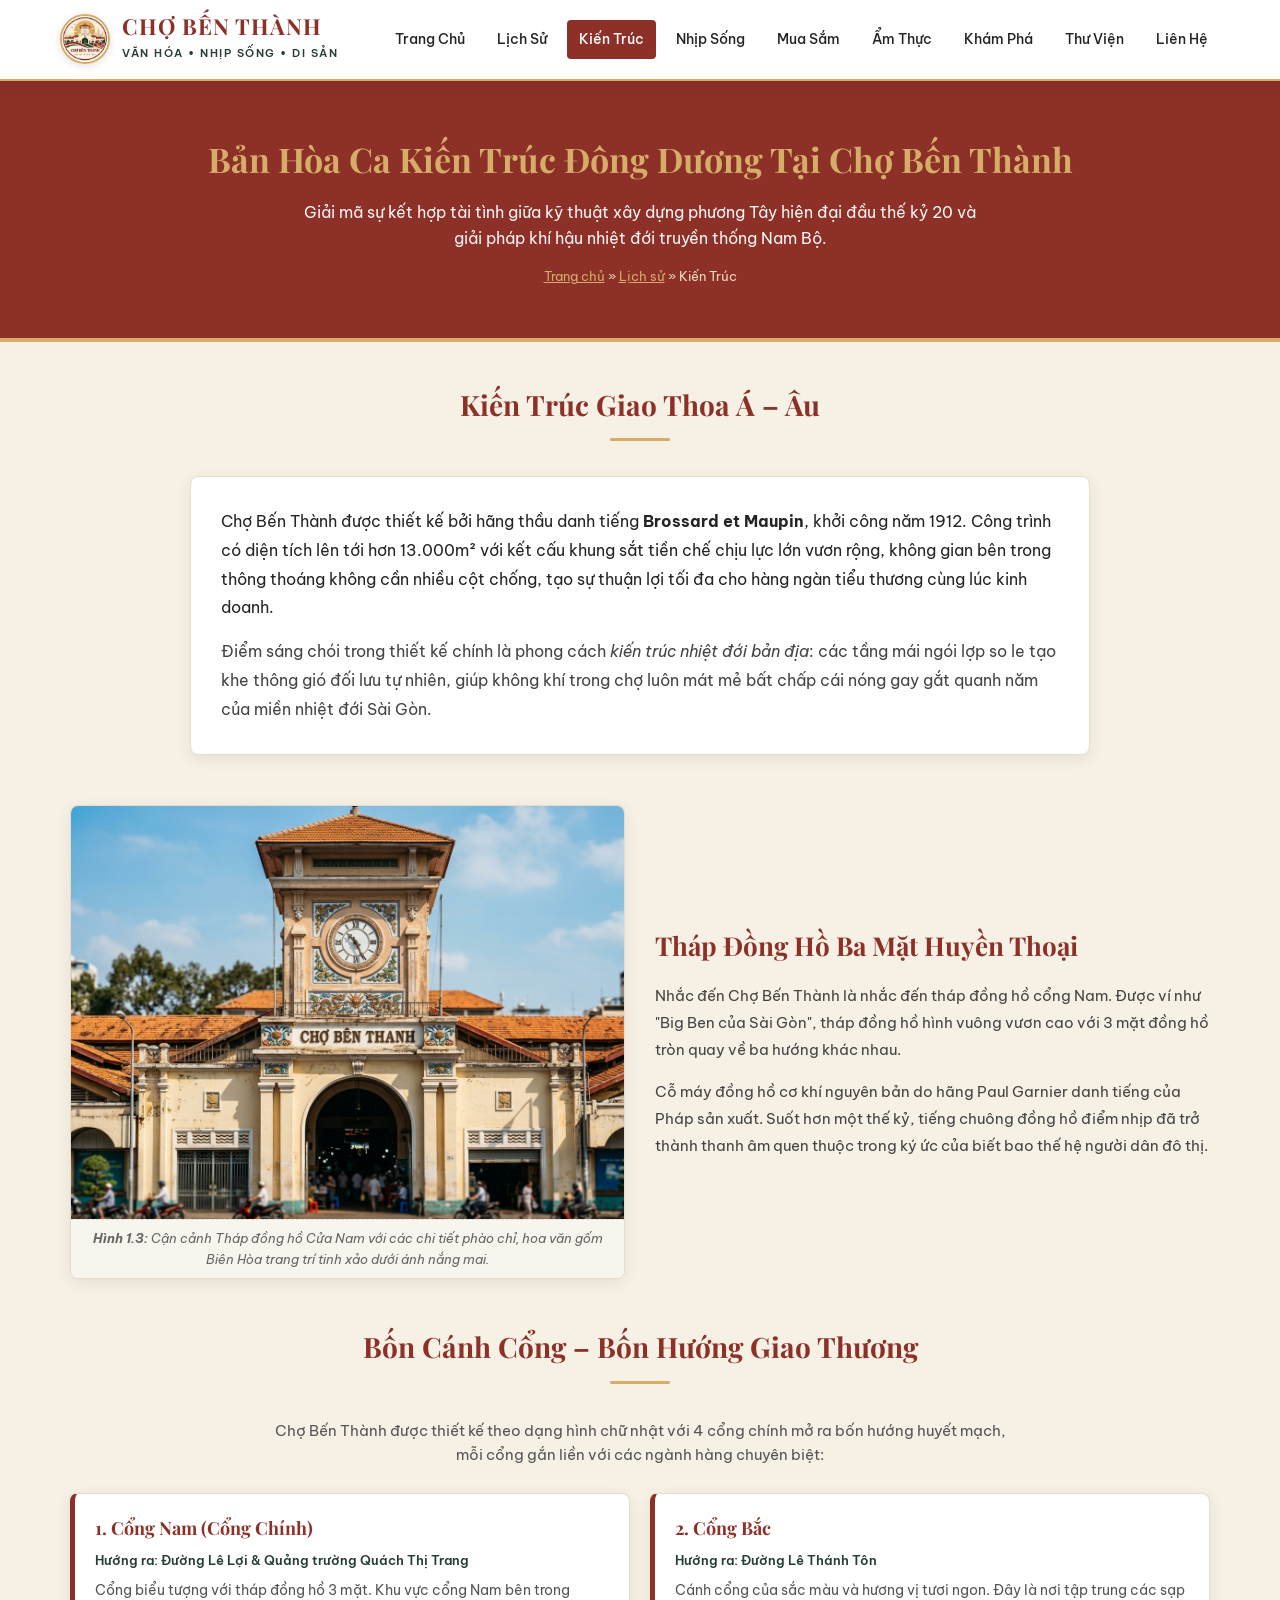
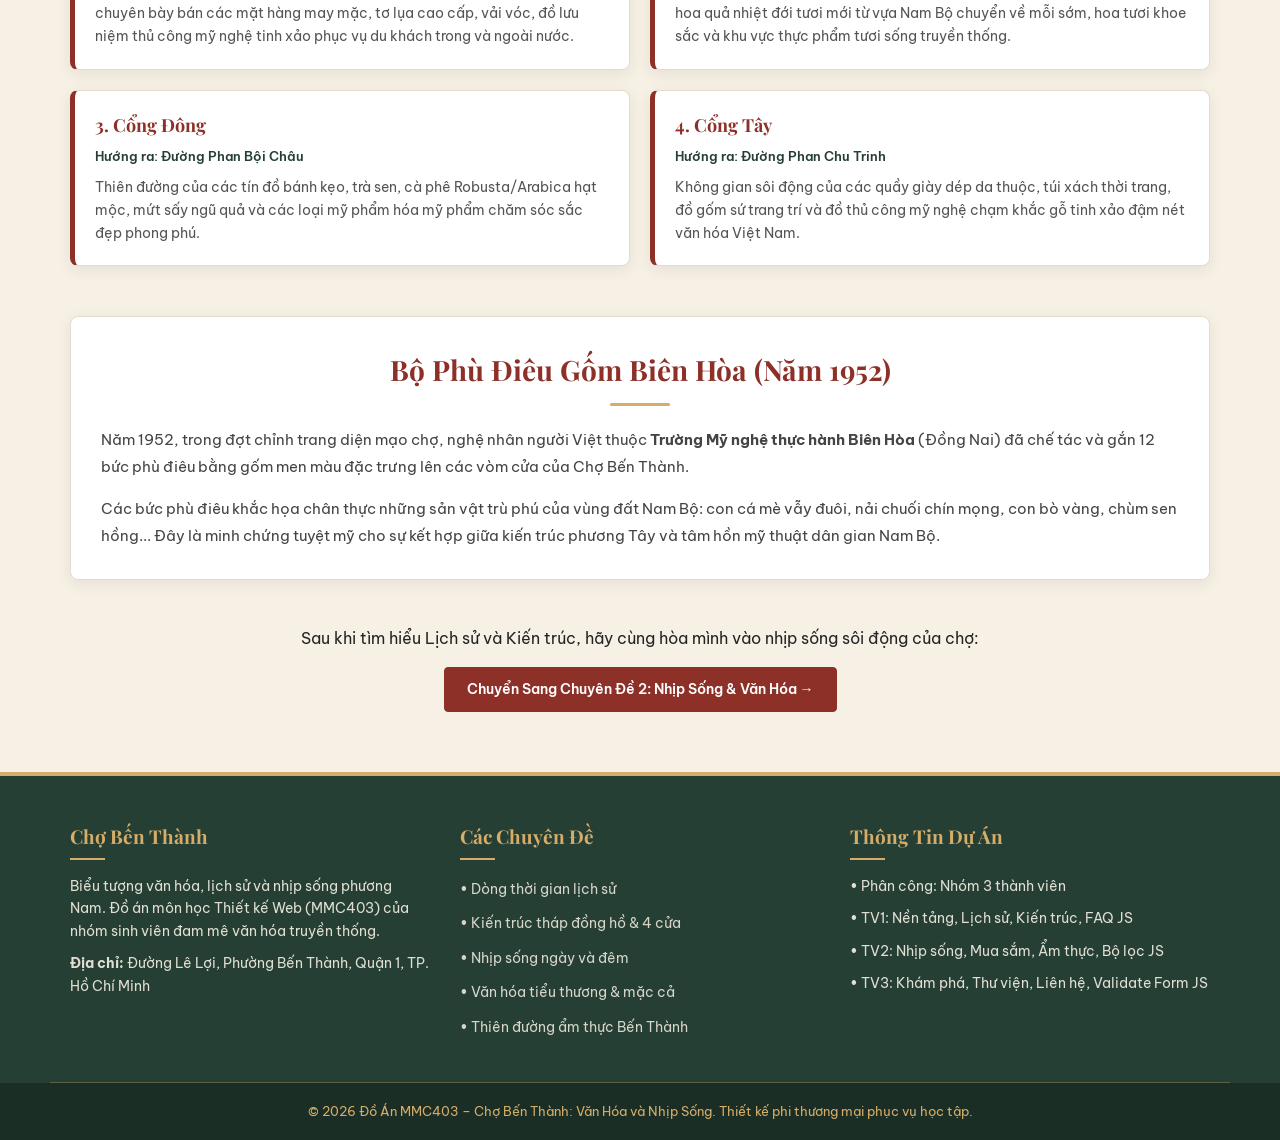
<file: CHO_BEN_THANH/Website/kien-truc.html>
<!DOCTYPE html>
<html lang="vi">
<!-- 
===================================================================
THANH VIEN: Thanh vien 1 (Nhom truong - Phu trach Nen tang Website)
TRANG/CHUC NANG: kien-truc.html - Bai chuyen sau 1: Kien truc Cho Ben Thanh
MO TA: Phan tich chuyen sau kien truc Indochine, thap dong ho 3 mat, 4 canh cong Dong - Tay - Nam - Bac va bo phu dieu gom Bien Hoa 1952.
===================================================================
-->
<head>
  <meta charset="UTF-8">
  <meta name="viewport" content="width=device-width, initial-scale=1.0">
  <meta name="description" content="Kham pha chi tiet kien truc Cho Ben Thanh: thap dong ho kinh dien, he mai ngoi chong nong Dong Duong, 4 cua chinh va nghe thuat gom Bien Hoa.">
  <title>Kiến Trúc Độc Đáo & 4 Cánh Cổng Huyền Thoại | Chợ Bến Thành</title>
  
  <link rel="icon" type="image/png" href="./images/logo-cho-ben-thanh.png">
  
  <link rel="preconnect" href="https://fonts.googleapis.com">
  <link rel="preconnect" href="https://fonts.gstatic.com" crossorigin>
  <link href="https://fonts.googleapis.com/css2?family=Be+Vietnam+Pro:wght@400;500;600;700&family=Playfair+Display:wght@600;700;800&display=swap" rel="stylesheet">
  
  <link rel="stylesheet" href="./css/common.css">
  <link rel="stylesheet" href="./css/thanhvien1.css">
</head>
<body>

  <!-- =======================================================
       PHAN 1: HEADER
       ======================================================= -->
  <header class="phan-dau-trang">

    <div class="hop-header">
      <a href="index.html" class="logo-thuong-hieu" title="Trang chủ Chợ Bến Thành">
        <img src="./images/logo-cho-ben-thanh.png" alt="Logo Chợ Bến Thành - Văn Hóa và Nhịp Sống" class="logo-anh-bieu-tuong">
        <div class="logo-chu">
          <h2>Chợ Bến Thành</h2>
          <span>Văn Hóa &bull; Nhịp Sống &bull; Di Sản</span>
        </div>
      </a>
      <nav class="thanh-dieu-huong" aria-label="Menu dieu huong chinh">
        <ul>
          <li><a href="index.html">Trang Chủ</a></li>
          <li><a href="lich-su.html">Lịch Sử</a></li>
          <li><a href="kien-truc.html" class="trang-hien-tai">Kiến Trúc</a></li>
          <li><a href="nhip-song.html">Nhịp Sống</a></li>
          <li><a href="van-hoa-mua-sam.html">Mua Sắm</a></li>
          <li><a href="am-thuc.html">Ẩm Thực</a></li>
          <li><a href="kham-pha.html">Khám Phá</a></li>
          <li><a href="thu-vien.html">Thư Viện</a></li>
          <li><a href="lien-he.html">Liên Hệ</a></li>
        </ul>
      </nav>
    </div>
  </header>

  <!-- =======================================================
       PHAN 2: HERO BANNER
       ======================================================= -->
  <section class="hero-banner-chung">
    <div class="khung-chua">
      <h1>Bản Hòa Ca Kiến Trúc Đông Dương Tại Chợ Bến Thành</h1>
      <p>Giải mã sự kết hợp tài tình giữa kỹ thuật xây dựng phương Tây hiện đại đầu thế kỷ 20 và giải pháp khí hậu nhiệt đới truyền thống Nam Bộ.</p>
      <div class="duong-dan-trang">
        <a href="index.html">Trang chủ</a> &raquo; <a href="lich-su.html">Lịch sử</a> &raquo; <span>Kiến Trúc</span>
      </div>
    </div>
  </section>

  <!-- =======================================================
       PHAN 3: GIOI THIEU
       ======================================================= -->
  <section class="phan-than-chinh" style="padding-bottom: 10px;">
    <div class="khung-chua">
      <div class="tieu-de-khoi">
        <h2>Kiến Trúc Giao Thoa Á – Âu</h2>
      </div>

      <div style="max-width: 900px; margin: 0 auto; background: #fff; padding: 30px; border-radius: 8px; border: 1px solid var(--mau-vien); box-shadow: var(--bong-do);">
        <p style="font-size: 16px; line-height: 1.8; margin-bottom: 15px;">
          Chợ Bến Thành được thiết kế bởi hãng thầu danh tiếng <strong>Brossard et Maupin</strong>, khởi công năm 1912. Công trình có diện tích lên tới hơn 13.000m² với kết cấu khung sắt tiền chế chịu lực lớn vươn rộng, không gian bên trong thông thoáng không cần nhiều cột chống, tạo sự thuận lợi tối đa cho hàng ngàn tiểu thương cùng lúc kinh doanh.
        </p>
        <p style="font-size: 16px; line-height: 1.8; color: #444;">
          Điểm sáng chói trong thiết kế chính là phong cách <em>kiến trúc nhiệt đới bản địa</em>: các tầng mái ngói lợp so le tạo khe thông gió đối lưu tự nhiên, giúp không khí trong chợ luôn mát mẻ bất chấp cái nóng gay gắt quanh năm của miền nhiệt đới Sài Gòn.
        </p>
      </div>
    </div>
  </section>

  <!-- =======================================================
       PHAN 4: NOI DUNG
       ======================================================= -->
  <section class="phan-than-chinh">
    <div class="khung-chua">
      
      <!-- Hinh anh kien truc kem chu thich -->
      <div class="luoi-kien-truc-2-cot">
        <div>
          <figure class="the-bai-viet">
            <img src="./images/content/kien-truc-thap-dong-ho.jpg" alt="Thap dong ho Cho Ben Thanh kien truc Phap co dien pha net Dong Duong">
            <figcaption class="chu-thich-hinh-anh">
              <strong>Hình 1.3:</strong> Cận cảnh Tháp đồng hồ Cửa Nam với các chi tiết phào chỉ, hoa văn gốm Biên Hòa trang trí tinh xảo dưới ánh nắng mai.
            </figcaption>
          </figure>
        </div>

        <div>
          <h3 style="font-family: var(--font-tieu-de); font-size: 26px; color: var(--mau-do-gach); margin-bottom: 15px;">
            Tháp Đồng Hồ Ba Mặt Huyền Thoại
          </h3>
          <p style="font-size: 15px; line-height: 1.8; color: #444; margin-bottom: 15px;">
            Nhắc đến Chợ Bến Thành là nhắc đến tháp đồng hồ cổng Nam. Được ví như "Big Ben của Sài Gòn", tháp đồng hồ hình vuông vươn cao với 3 mặt đồng hồ tròn quay về ba hướng khác nhau. 
          </p>
          <p style="font-size: 15px; line-height: 1.8; color: #444;">
            Cỗ máy đồng hồ cơ khí nguyên bản do hãng Paul Garnier danh tiếng của Pháp sản xuất. Suốt hơn một thế kỷ, tiếng chuông đồng hồ điểm nhịp đã trở thành thanh âm quen thuộc trong ký ức của biết bao thế hệ người dân đô thị.
          </p>
        </div>
      </div>

      <!-- Khoi 4 cong chinh -->
      <div class="tieu-de-khoi" style="margin-top: 40px;">
        <h2>Bốn Cánh Cổng – Bốn Hướng Giao Thương</h2>
      </div>

      <p style="text-align: center; max-width: 750px; margin: 0 auto 25px auto; font-size: 15px; color: #555;">
        Chợ Bến Thành được thiết kế theo dạng hình chữ nhật với 4 cổng chính mở ra bốn hướng huyết mạch, mỗi cổng gắn liền với các ngành hàng chuyên biệt:
      </p>

      <div class="luoi-4-cong">
        
        <!-- Cong Nam -->
        <div class="the-cong">
          <h4>1. Cổng Nam (Cổng Chính)</h4>
          <span>Hướng ra: Đường Lê Lợi & Quảng trường Quách Thị Trang</span>
          <p>Cổng biểu tượng với tháp đồng hồ 3 mặt. Khu vực cổng Nam bên trong chuyên bày bán các mặt hàng may mặc, tơ lụa cao cấp, vải vóc, đồ lưu niệm thủ công mỹ nghệ tinh xảo phục vụ du khách trong và ngoài nước.</p>
        </div>

        <!-- Cong Bac -->
        <div class="the-cong">
          <h4>2. Cổng Bắc</h4>
          <span>Hướng ra: Đường Lê Thánh Tôn</span>
          <p>Cánh cổng của sắc màu và hương vị tươi ngon. Đây là nơi tập trung các sạp hoa quả nhiệt đới tươi mới từ vựa Nam Bộ chuyển về mỗi sớm, hoa tươi khoe sắc và khu vực thực phẩm tươi sống truyền thống.</p>
        </div>

        <!-- Cong Dong -->
        <div class="the-cong">
          <h4>3. Cổng Đông</h4>
          <span>Hướng ra: Đường Phan Bội Châu</span>
          <p>Thiên đường của các tín đồ bánh kẹo, trà sen, cà phê Robusta/Arabica hạt mộc, mứt sấy ngũ quả và các loại mỹ phẩm hóa mỹ phẩm chăm sóc sắc đẹp phong phú.</p>
        </div>

        <!-- Cong Tay -->
        <div class="the-cong">
          <h4>4. Cổng Tây</h4>
          <span>Hướng ra: Đường Phan Chu Trinh</span>
          <p>Không gian sôi động của các quầy giày dép da thuộc, túi xách thời trang, đồ gốm sứ trang trí và đồ thủ công mỹ nghệ chạm khắc gỗ tinh xảo đậm nét văn hóa Việt Nam.</p>
        </div>

      </div>

      <!-- Khoi Phu dieu gom Bien Hoa 1952 -->
      <div style="background-color: #fff; border-radius: 8px; padding: 30px; margin-top: 50px; border: 1px solid var(--mau-vien); box-shadow: var(--bong-do);">
        <div class="tieu-de-khoi" style="margin-bottom: 20px;">
          <h2>Bộ Phù Điêu Gốm Biên Hòa (Năm 1952)</h2>
        </div>
        <p style="font-size: 15px; line-height: 1.8; color: #444; margin-bottom: 15px;">
          Năm 1952, trong đợt chỉnh trang diện mạo chợ, nghệ nhân người Việt thuộc <strong>Trường Mỹ nghệ thực hành Biên Hòa</strong> (Đồng Nai) đã chế tác và gắn 12 bức phù điêu bằng gốm men màu đặc trưng lên các vòm cửa của Chợ Bến Thành.
        </p>
        <p style="font-size: 15px; line-height: 1.8; color: #444;">
          Các bức phù điêu khắc họa chân thực những sản vật trù phú của vùng đất Nam Bộ: con cá mè vẫy đuôi, nải chuối chín mọng, con bò vàng, chùm sen hồng... Đây là minh chứng tuyệt mỹ cho sự kết hợp giữa kiến trúc phương Tây và tâm hồn mỹ thuật dân gian Nam Bộ.
        </p>
      </div>

      <!-- Navigation sang Chuyen de 2 cua Thanh vien 2 -->
      <div style="text-align: center; margin-top: 45px;">
        <p style="font-size: 16px; margin-bottom: 15px;">Sau khi tìm hiểu Lịch sử và Kiến trúc, hãy cùng hòa mình vào nhịp sống sôi động của chợ:</p>
        <a href="nhip-song.html" class="nut-chinh">Chuyển Sang Chuyên Đề 2: Nhịp Sống & Văn Hóa &rarr;</a>
      </div>

    </div>
  </section>

  <!-- =======================================================
       PHAN 5: FOOTER
       ======================================================= -->
  <footer class="phan-chan-trang">
    <div class="khung-chua hop-footer">
      <div class="cot-footer">
        <h3>Chợ Bến Thành</h3>
        <p>Biểu tượng văn hóa, lịch sử và nhịp sống phương Nam. Đồ án môn học Thiết kế Web (MMC403) của nhóm sinh viên đam mê văn hóa truyền thống.</p>
        <p><strong>Địa chỉ:</strong> Đường Lê Lợi, Phường Bến Thành, Quận 1, TP. Hồ Chí Minh</p>
      </div>

      <div class="cot-footer">
        <h3>Các Chuyên Đề</h3>
        <ul>
          <li><a href="lich-su.html">&bull; Dòng thời gian lịch sử</a></li>
          <li><a href="kien-truc.html">&bull; Kiến trúc tháp đồng hồ & 4 cửa</a></li>
          <li><a href="nhip-song.html">&bull; Nhịp sống ngày và đêm</a></li>
          <li><a href="van-hoa-mua-sam.html">&bull; Văn hóa tiểu thương & mặc cả</a></li>
          <li><a href="am-thuc.html">&bull; Thiên đường ẩm thực Bến Thành</a></li>
        </ul>
      </div>

      <div class="cot-footer">
        <h3>Thông Tin Dự Án</h3>
        <p>• Phân công: Nhóm 3 thành viên</p>
        <p>• TV1: Nền tảng, Lịch sử, Kiến trúc, FAQ JS</p>
        <p>• TV2: Nhịp sống, Mua sắm, Ẩm thực, Bộ lọc JS</p>
        <p>• TV3: Khám phá, Thư viện, Liên hệ, Validate Form JS</p>
      </div>
    </div>
    <div class="chan-trang-ban-quyen">
      &copy; 2026 Đồ Án MMC403 – Chợ Bến Thành: Văn Hóa và Nhịp Sống. Thiết kế phi thương mại phục vụ học tập.
    </div>
  </footer>

</body>
</html>
</file>
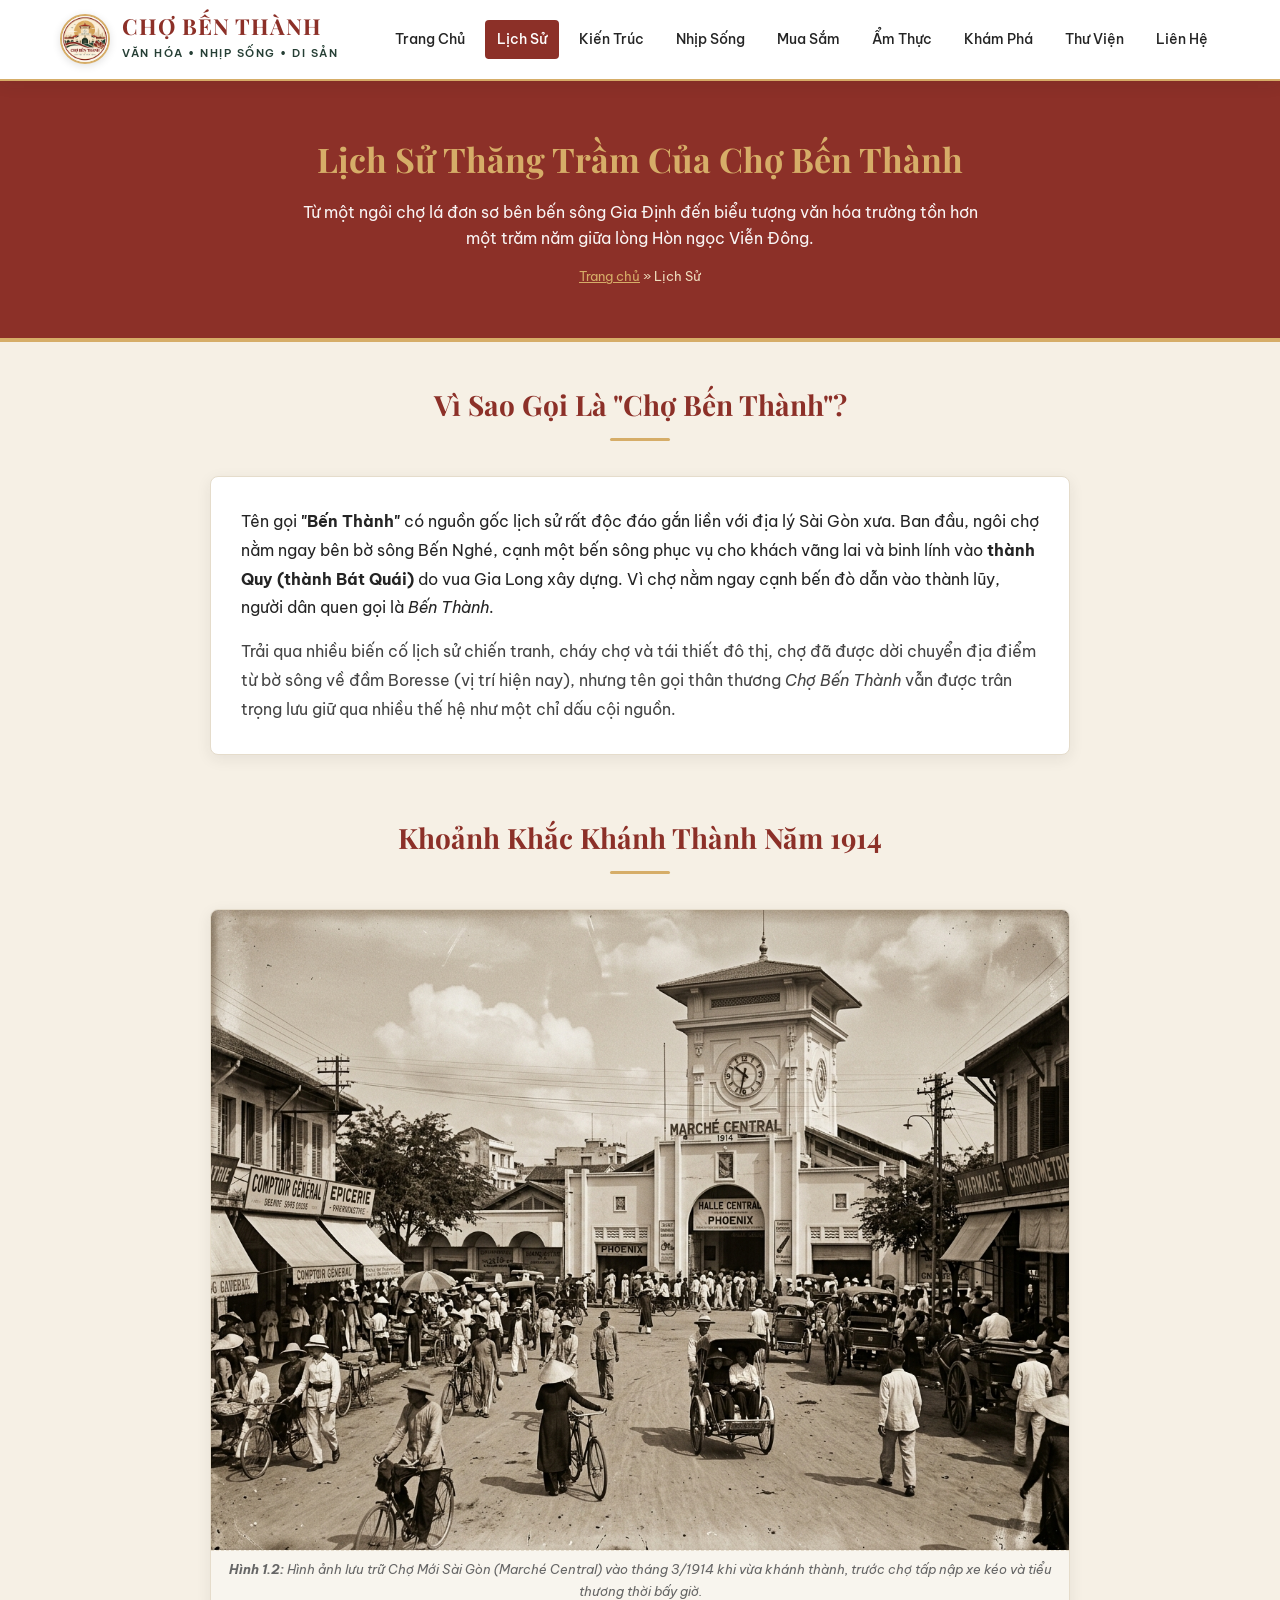
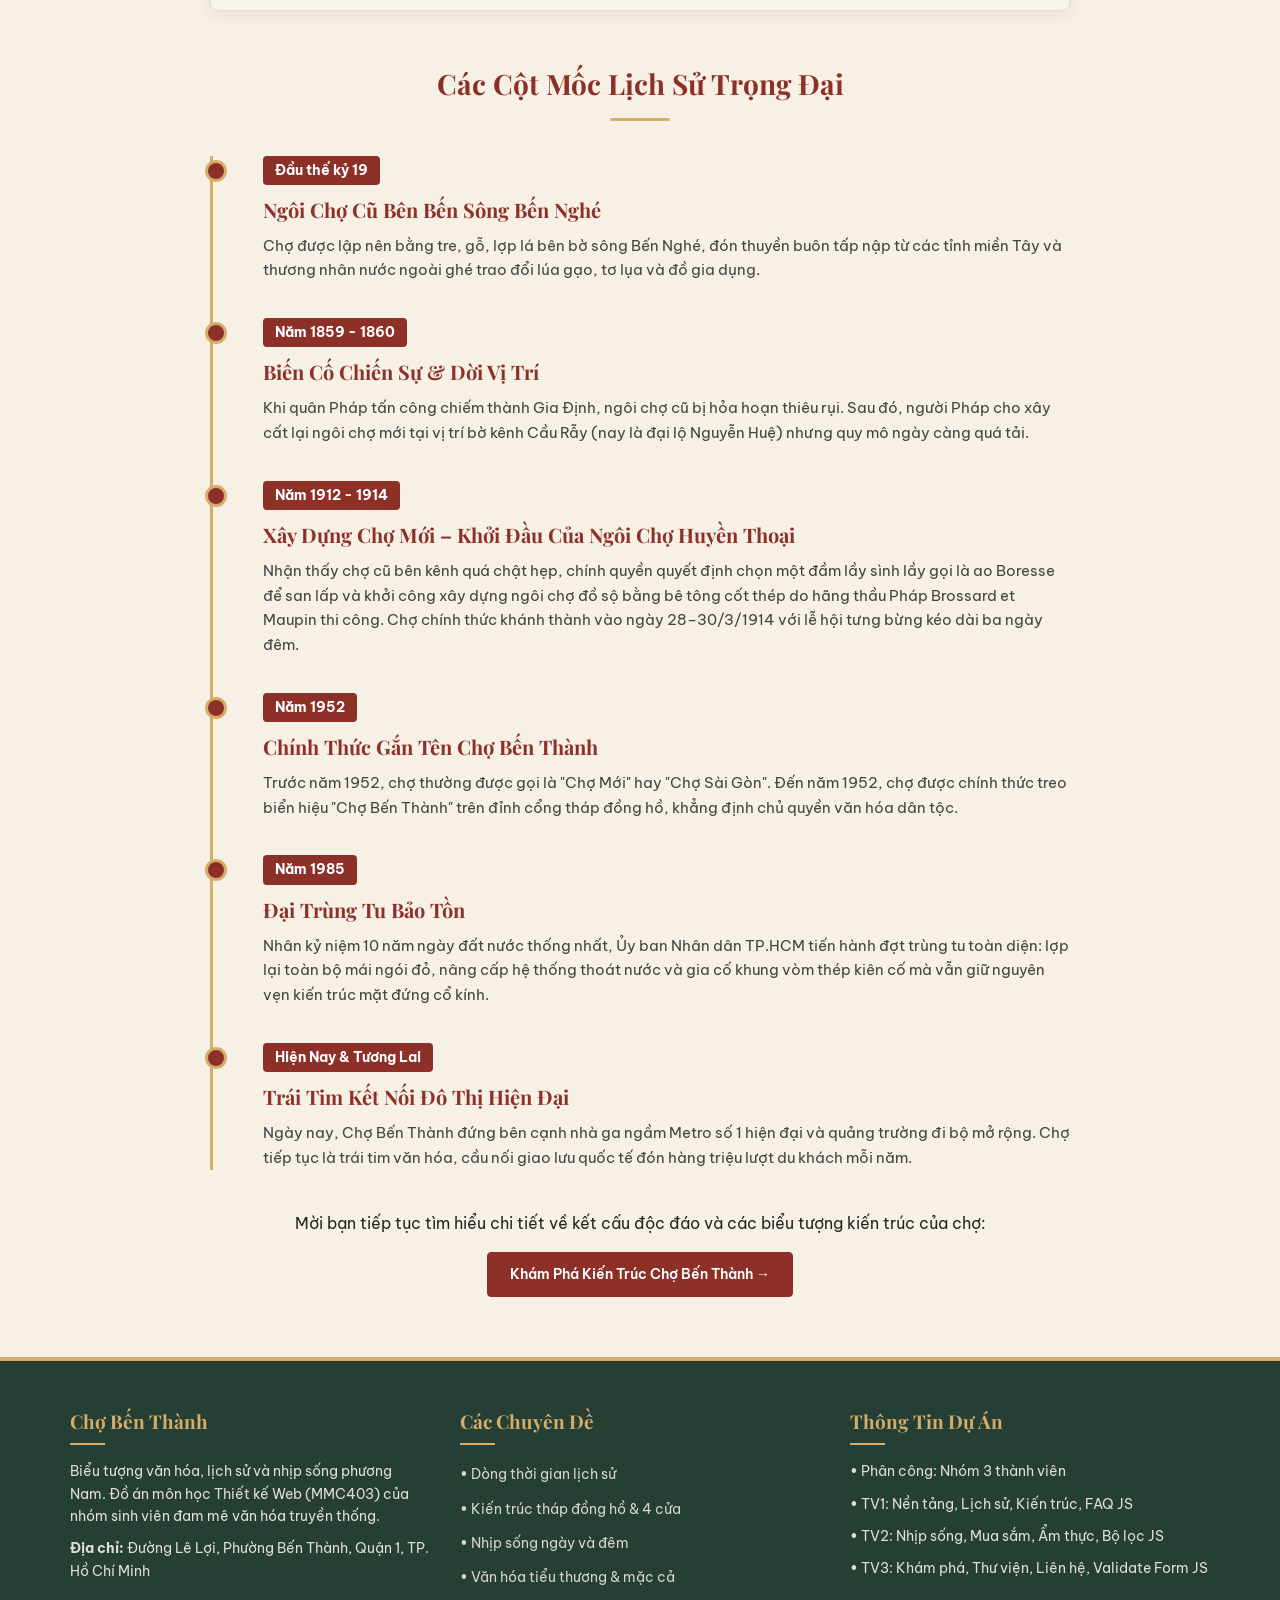
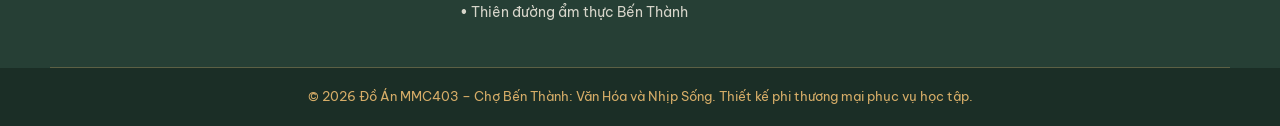
<file: CHO_BEN_THANH/Website/lich-su.html>
<!DOCTYPE html>
<html lang="vi">
<!-- 
===================================================================
THANH VIEN: Thanh vien 1 (Nhom truong - Phu trach Nen tang Website)
TRANG/CHUC NANG: lich-su.html - Chuyen de Lich su Cho Ben Thanh
MO TA: Trinh bay bien nien su hon 100 nam hinh thanh, nhung moc thang tram va gia tri di san song cua ngoi cho bieu tuong.
===================================================================
-->
<head>
  <meta charset="UTF-8">
  <meta name="viewport" content="width=device-width, initial-scale=1.0">
  <meta name="description" content="Lich su hinh thanh va phat trien hon mot the ky cua Cho Ben Thanh qua cac moc thoi gian quan trong tu 1914 den nay.">
  <title>Lịch Sử Hình Thành & Phát Triển | Chợ Bến Thành</title>
  
  <link rel="icon" type="image/png" href="./images/logo-cho-ben-thanh.png">
  
  <link rel="preconnect" href="https://fonts.googleapis.com">
  <link rel="preconnect" href="https://fonts.gstatic.com" crossorigin>
  <link href="https://fonts.googleapis.com/css2?family=Be+Vietnam+Pro:wght@400;500;600;700&family=Playfair+Display:wght@600;700;800&display=swap" rel="stylesheet">
  
  <link rel="stylesheet" href="./css/common.css">
  <link rel="stylesheet" href="./css/thanhvien1.css">
</head>
<body>

  <!-- =======================================================
       PHAN 1: HEADER
       ======================================================= -->
  <header class="phan-dau-trang">

    <div class="hop-header">
      <a href="index.html" class="logo-thuong-hieu" title="Trang chủ Chợ Bến Thành">
        <img src="./images/logo-cho-ben-thanh.png" alt="Logo Chợ Bến Thành - Văn Hóa và Nhịp Sống" class="logo-anh-bieu-tuong">
        <div class="logo-chu">
          <h2>Chợ Bến Thành</h2>
          <span>Văn Hóa &bull; Nhịp Sống &bull; Di Sản</span>
        </div>
      </a>
      <nav class="thanh-dieu-huong" aria-label="Menu dieu huong chinh">
        <ul>
          <li><a href="index.html">Trang Chủ</a></li>
          <li><a href="lich-su.html" class="trang-hien-tai">Lịch Sử</a></li>
          <li><a href="kien-truc.html">Kiến Trúc</a></li>
          <li><a href="nhip-song.html">Nhịp Sống</a></li>
          <li><a href="van-hoa-mua-sam.html">Mua Sắm</a></li>
          <li><a href="am-thuc.html">Ẩm Thực</a></li>
          <li><a href="kham-pha.html">Khám Phá</a></li>
          <li><a href="thu-vien.html">Thư Viện</a></li>
          <li><a href="lien-he.html">Liên Hệ</a></li>
        </ul>
      </nav>
    </div>
  </header>

  <!-- =======================================================
       PHAN 2: HERO BANNER
       ======================================================= -->
  <section class="hero-banner-chung">
    <div class="khung-chua">
      <h1>Lịch Sử Thăng Trầm Của Chợ Bến Thành</h1>
      <p>Từ một ngôi chợ lá đơn sơ bên bến sông Gia Định đến biểu tượng văn hóa trường tồn hơn một trăm năm giữa lòng Hòn ngọc Viễn Đông.</p>
      <div class="duong-dan-trang">
        <a href="index.html">Trang chủ</a> &raquo; <span>Lịch Sử</span>
      </div>
    </div>
  </section>

  <!-- =======================================================
       PHAN 3: GIOI THIEU
       ======================================================= -->
  <section class="phan-than-chinh" style="padding-bottom: 20px;">
    <div class="khung-chua">
      <div class="tieu-de-khoi">
        <h2>Vì Sao Gọi Là "Chợ Bến Thành"?</h2>
      </div>

      <div style="max-width: 860px; margin: 0 auto; background: #fff; padding: 30px; border-radius: 8px; border: 1px solid var(--mau-vien); box-shadow: var(--bong-do);">
        <p style="margin-bottom: 15px; font-size: 16px; line-height: 1.8;">
          Tên gọi <strong>"Bến Thành"</strong> có nguồn gốc lịch sử rất độc đáo gắn liền với địa lý Sài Gòn xưa. Ban đầu, ngôi chợ nằm ngay bên bờ sông Bến Nghé, cạnh một bến sông phục vụ cho khách vãng lai và binh lính vào <strong>thành Quy (thành Bát Quái)</strong> do vua Gia Long xây dựng. Vì chợ nằm ngay cạnh bến đò dẫn vào thành lũy, người dân quen gọi là <em>Bến Thành</em>.
        </p>
        <p style="font-size: 16px; line-height: 1.8; color: #444;">
          Trải qua nhiều biến cố lịch sử chiến tranh, cháy chợ và tái thiết đô thị, chợ đã được dời chuyển địa điểm từ bờ sông về đầm Boresse (vị trí hiện nay), nhưng tên gọi thân thương <em>Chợ Bến Thành</em> vẫn được trân trọng lưu giữ qua nhiều thế hệ như một chỉ dấu cội nguồn.
        </p>
      </div>
    </div>
  </section>

  <!-- =======================================================
       PHAN 4: NOI DUNG
       ======================================================= -->
  <section class="phan-than-chinh">
    <div class="khung-chua">
      
      <!-- Hinh anh tu lieu lich su co caption -->
      <div class="tieu-de-khoi">
        <h2>Khoảnh Khắc Khánh Thành Năm 1914</h2>
      </div>

      <figure class="the-bai-viet" style="max-width: 860px; margin: 0 auto 50px auto;">
        <img src="./images/content/lich-su-1914.jpg" alt="Cho Ben Thanh nam 1914 khi moi khanh thanh thoi Phap thuoc">
        <figcaption class="chu-thich-hinh-anh">
          <strong>Hình 1.2:</strong> Hình ảnh lưu trữ Chợ Mới Sài Gòn (Marché Central) vào tháng 3/1914 khi vừa khánh thành, trước chợ tấp nập xe kéo và tiểu thương thời bấy giờ.
        </figcaption>
      </figure>

      <!-- Timeline cac moc lich su -->
      <div class="tieu-de-khoi">
        <h2>Các Cột Mốc Lịch Sử Trọng Đại</h2>
      </div>

      <div class="dong-thoi-gian">
        
        <!-- Moc 1 -->
        <div class="moc-thoi-gian">
          <span class="moc-nam">Đầu thế kỷ 19</span>
          <h3>Ngôi Chợ Cũ Bên Bến Sông Bến Nghé</h3>
          <p>Chợ được lập nên bằng tre, gỗ, lợp lá bên bờ sông Bến Nghé, đón thuyền buôn tấp nập từ các tỉnh miền Tây và thương nhân nước ngoài ghé trao đổi lúa gạo, tơ lụa và đồ gia dụng.</p>
        </div>

        <!-- Moc 2 -->
        <div class="moc-thoi-gian">
          <span class="moc-nam">Năm 1859 - 1860</span>
          <h3>Biến Cố Chiến Sự & Dời Vị Trí</h3>
          <p>Khi quân Pháp tấn công chiếm thành Gia Định, ngôi chợ cũ bị hỏa hoạn thiêu rụi. Sau đó, người Pháp cho xây cất lại ngôi chợ mới tại vị trí bờ kênh Cầu Rẫy (nay là đại lộ Nguyễn Huệ) nhưng quy mô ngày càng quá tải.</p>
        </div>

        <!-- Moc 3 -->
        <div class="moc-thoi-gian">
          <span class="moc-nam">Năm 1912 - 1914</span>
          <h3>Xây Dựng Chợ Mới – Khởi Đầu Của Ngôi Chợ Huyền Thoại</h3>
          <p>Nhận thấy chợ cũ bên kênh quá chật hẹp, chính quyền quyết định chọn một đầm lầy sình lầy gọi là ao Boresse để san lấp và khởi công xây dựng ngôi chợ đồ sộ bằng bê tông cốt thép do hãng thầu Pháp Brossard et Maupin thi công. Chợ chính thức khánh thành vào ngày 28–30/3/1914 với lễ hội tưng bừng kéo dài ba ngày đêm.</p>
        </div>

        <!-- Moc 4 -->
        <div class="moc-thoi-gian">
          <span class="moc-nam">Năm 1952</span>
          <h3>Chính Thức Gắn Tên Chợ Bến Thành</h3>
          <p>Trước năm 1952, chợ thường được gọi là "Chợ Mới" hay "Chợ Sài Gòn". Đến năm 1952, chợ được chính thức treo biển hiệu "Chợ Bến Thành" trên đỉnh cổng tháp đồng hồ, khẳng định chủ quyền văn hóa dân tộc.</p>
        </div>

        <!-- Moc 5 -->
        <div class="moc-thoi-gian">
          <span class="moc-nam">Năm 1985</span>
          <h3>Đại Trùng Tu Bảo Tồn</h3>
          <p>Nhân kỷ niệm 10 năm ngày đất nước thống nhất, Ủy ban Nhân dân TP.HCM tiến hành đợt trùng tu toàn diện: lợp lại toàn bộ mái ngói đỏ, nâng cấp hệ thống thoát nước và gia cố khung vòm thép kiên cố mà vẫn giữ nguyên vẹn kiến trúc mặt đứng cổ kính.</p>
        </div>

        <!-- Moc 6 -->
        <div class="moc-thoi-gian">
          <span class="moc-nam">Hiện Nay & Tương Lai</span>
          <h3>Trái Tim Kết Nối Đô Thị Hiện Đại</h3>
          <p>Ngày nay, Chợ Bến Thành đứng bên cạnh nhà ga ngầm Metro số 1 hiện đại và quảng trường đi bộ mở rộng. Chợ tiếp tục là trái tim văn hóa, cầu nối giao lưu quốc tế đón hàng triệu lượt du khách mỗi năm.</p>
        </div>

      </div>

      <!-- Lien ket tiep tuc hanh trinh -->
      <div style="text-align: center; margin-top: 40px;">
        <p style="font-size: 16px; margin-bottom: 15px;">Mời bạn tiếp tục tìm hiểu chi tiết về kết cấu độc đáo và các biểu tượng kiến trúc của chợ:</p>
        <a href="kien-truc.html" class="nut-chinh">Khám Phá Kiến Trúc Chợ Bến Thành &rarr;</a>
      </div>

    </div>
  </section>

  <!-- =======================================================
       PHAN 5: FOOTER
       ======================================================= -->
  <footer class="phan-chan-trang">
    <div class="khung-chua hop-footer">
      <div class="cot-footer">
        <h3>Chợ Bến Thành</h3>
        <p>Biểu tượng văn hóa, lịch sử và nhịp sống phương Nam. Đồ án môn học Thiết kế Web (MMC403) của nhóm sinh viên đam mê văn hóa truyền thống.</p>
        <p><strong>Địa chỉ:</strong> Đường Lê Lợi, Phường Bến Thành, Quận 1, TP. Hồ Chí Minh</p>
      </div>

      <div class="cot-footer">
        <h3>Các Chuyên Đề</h3>
        <ul>
          <li><a href="lich-su.html">&bull; Dòng thời gian lịch sử</a></li>
          <li><a href="kien-truc.html">&bull; Kiến trúc tháp đồng hồ & 4 cửa</a></li>
          <li><a href="nhip-song.html">&bull; Nhịp sống ngày và đêm</a></li>
          <li><a href="van-hoa-mua-sam.html">&bull; Văn hóa tiểu thương & mặc cả</a></li>
          <li><a href="am-thuc.html">&bull; Thiên đường ẩm thực Bến Thành</a></li>
        </ul>
      </div>

      <div class="cot-footer">
        <h3>Thông Tin Dự Án</h3>
        <p>• Phân công: Nhóm 3 thành viên</p>
        <p>• TV1: Nền tảng, Lịch sử, Kiến trúc, FAQ JS</p>
        <p>• TV2: Nhịp sống, Mua sắm, Ẩm thực, Bộ lọc JS</p>
        <p>• TV3: Khám phá, Thư viện, Liên hệ, Validate Form JS</p>
      </div>
    </div>
    <div class="chan-trang-ban-quyen">
      &copy; 2026 Đồ Án MMC403 – Chợ Bến Thành: Văn Hóa và Nhịp Sống. Thiết kế phi thương mại phục vụ học tập.
    </div>
  </footer>

</body>
</html>
</file>
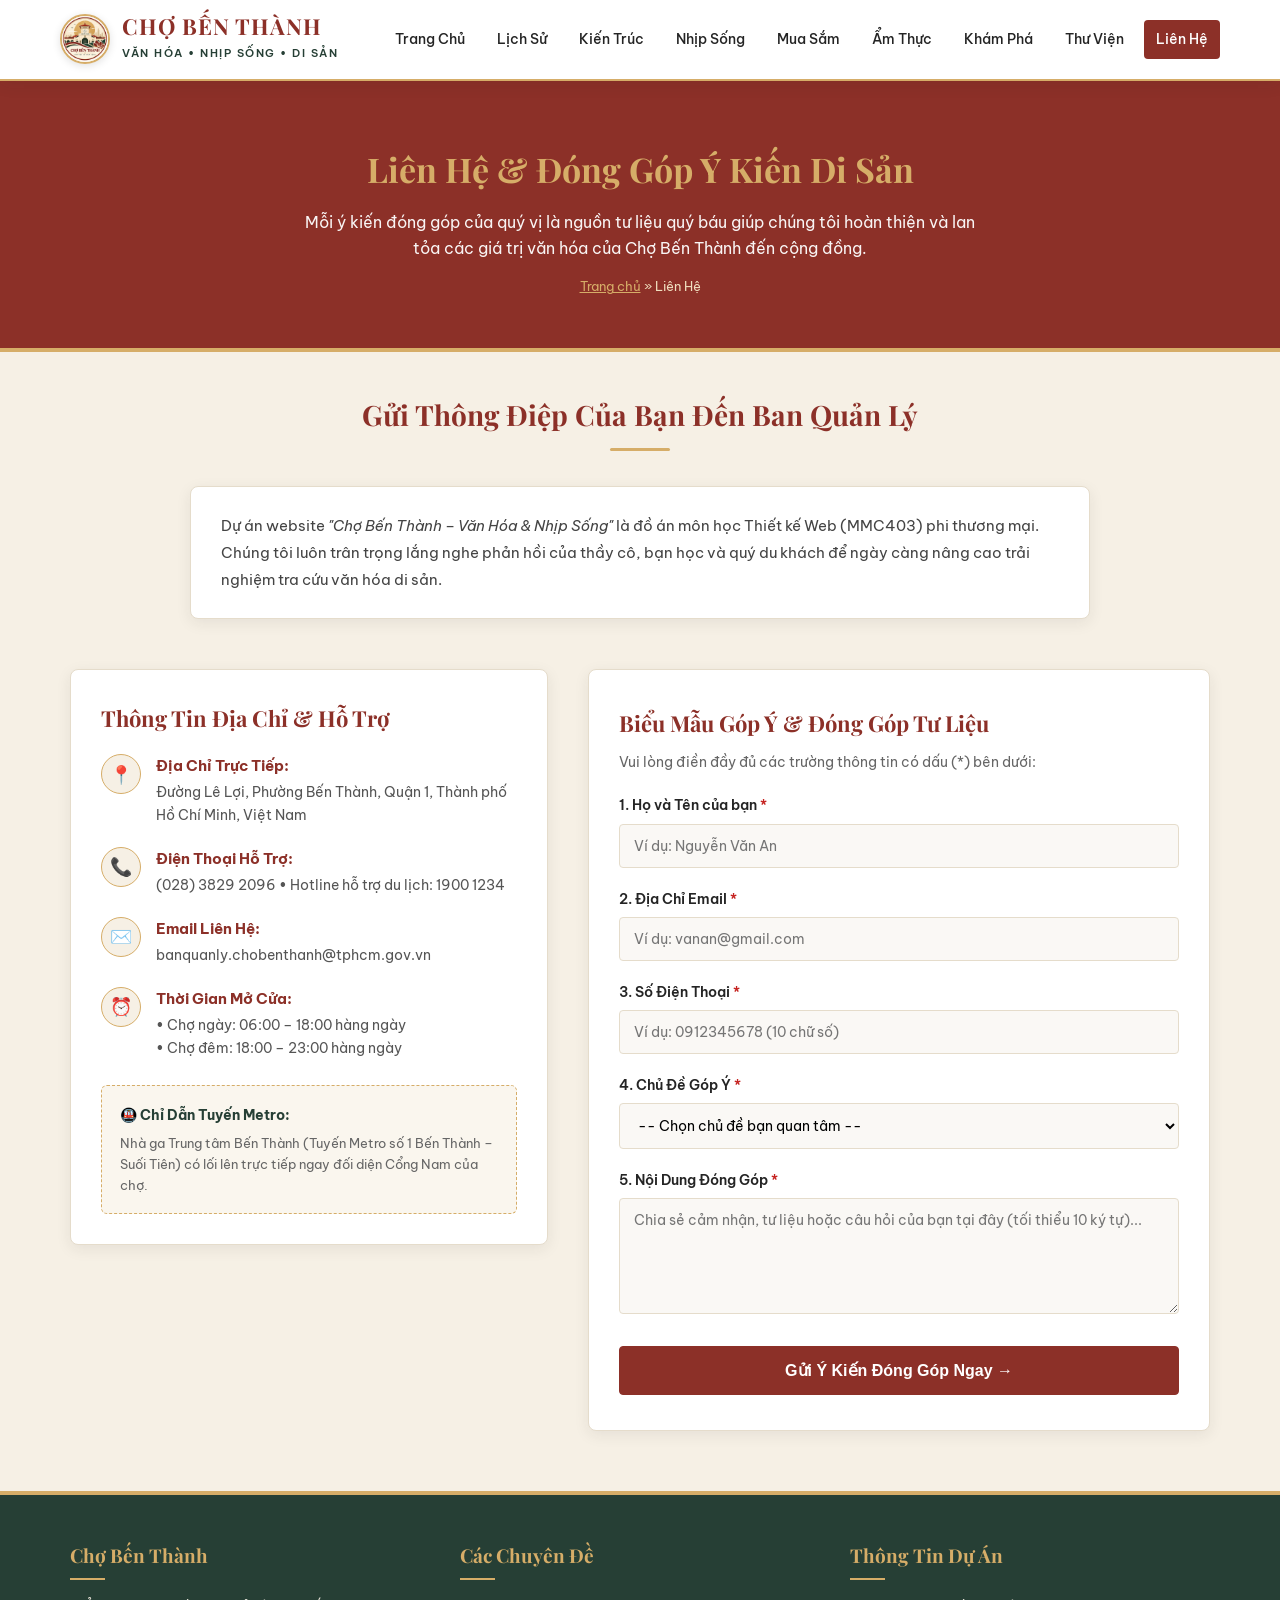
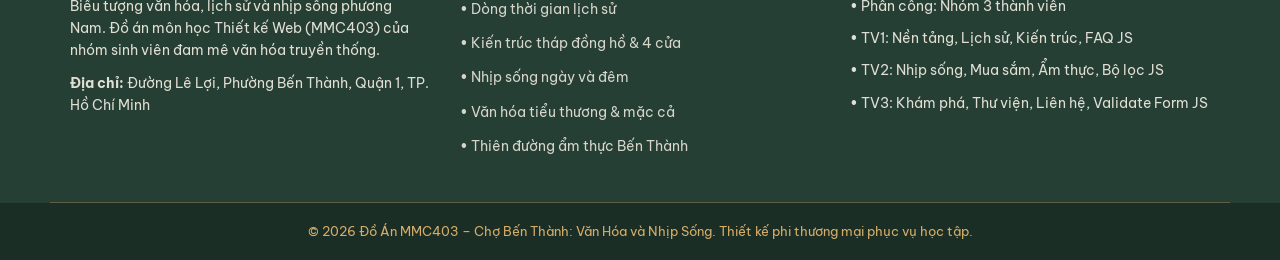
<file: CHO_BEN_THANH/Website/lien-he.html>
<!DOCTYPE html>
<html lang="vi">
<!-- 
===================================================================
THANH VIEN: Thanh vien 3 (Le Van C - Phu trach Trai nghiem va Lien he)
TRANG/CHUC NANG: lien-he.html - Lien he va Bieu mau gop y (Form Validation)
MO TA: Cung cap thong tin lien he Ban quan ly Cho Ben Thanh va Bieu mau gop y 5 truong co kiem tra tinh hop le bang JavaScript.
===================================================================
-->
<head>
  <meta charset="UTF-8">
  <meta name="viewport" content="width=device-width, initial-scale=1.0">
  <meta name="description" content="Lien he Ban quan ly Cho Ben Thanh va gui gop y ve du an bao ton van hoa di san.">
  <title>Liên Hệ & Góp Ý Di Sản | Chợ Bến Thành</title>
  
  <link rel="icon" type="image/png" href="./images/logo-cho-ben-thanh.png">
  
  <link rel="preconnect" href="https://fonts.googleapis.com">
  <link rel="preconnect" href="https://fonts.gstatic.com" crossorigin>
  <link href="https://fonts.googleapis.com/css2?family=Be+Vietnam+Pro:wght@400;500;600;700&family=Playfair+Display:wght@600;700;800&display=swap" rel="stylesheet">
  
  <!-- CSS dung chung va CSS rieng cua Thanh vien 3 -->
  <link rel="stylesheet" href="./css/common.css">
  <link rel="stylesheet" href="./css/thanhvien3.css">
  
  <!-- JavaScript kiem tra hop le bieu mau (Form Validation) -->
  <script src="./js/thanhvien3.js" defer></script>
</head>
<body>

  <!-- =======================================================
       PHAN 1: HEADER
       ======================================================= -->
  <header class="phan-dau-trang">
    <div class="hop-header">
      <a href="index.html" class="logo-thuong-hieu" title="Trang chủ Chợ Bến Thành">
        <img src="./images/logo-cho-ben-thanh.png" alt="Logo Chợ Bến Thành - Văn Hóa và Nhịp Sống" class="logo-anh-bieu-tuong">
        <div class="logo-chu">
          <h2>Chợ Bến Thành</h2>
          <span>Văn Hóa &bull; Nhịp Sống &bull; Di Sản</span>
        </div>
      </a>
      <nav class="thanh-dieu-huong" aria-label="Menu dieu huong chinh">
        <ul>
          <li><a href="index.html">Trang Chủ</a></li>
          <li><a href="lich-su.html">Lịch Sử</a></li>
          <li><a href="kien-truc.html">Kiến Trúc</a></li>
          <li><a href="nhip-song.html">Nhịp Sống</a></li>
          <li><a href="van-hoa-mua-sam.html">Mua Sắm</a></li>
          <li><a href="am-thuc.html">Ẩm Thực</a></li>
          <li><a href="kham-pha.html">Khám Phá</a></li>
          <li><a href="thu-vien.html">Thư Viện</a></li>
          <li><a href="lien-he.html" class="trang-hien-tai">Liên Hệ</a></li>
        </ul>
      </nav>
    </div>
  </header>

  <!-- =======================================================
       PHAN 2: HERO BANNER
       ======================================================= -->
  <section class="hero-banner-tv3">
    <div class="khung-chua">
      <h1 style="margin-top: 10px;">Liên Hệ & Đóng Góp Ý Kiến Di Sản</h1>
      <p>Mỗi ý kiến đóng góp của quý vị là nguồn tư liệu quý báu giúp chúng tôi hoàn thiện và lan tỏa các giá trị văn hóa của Chợ Bến Thành đến cộng đồng.</p>
      <div class="duong-dan-trang" style="margin-top: 15px; font-size: 13px; color: #F0DFC0;">
        <a href="index.html" style="color: var(--mau-vang-co); text-decoration: underline;">Trang chủ</a> &raquo; <span>Liên Hệ</span>
      </div>
    </div>
  </section>

  <!-- =======================================================
       PHAN 3: GIOI THIEU
       ======================================================= -->
  <section class="phan-than-chinh" style="padding-bottom: 10px;">
    <div class="khung-chua">
      <div class="tieu-de-khoi">
        <h2>Gửi Thông Điệp Của Bạn Đến Ban Quản Lý</h2>
      </div>

      <div style="max-width: 900px; margin: 0 auto; background: #fff; padding: 25px 30px; border-radius: 8px; border: 1px solid var(--mau-vien); box-shadow: var(--bong-do);">
        <p style="font-size: 15px; line-height: 1.8; color: #444; margin: 0;">
          Dự án website <em>"Chợ Bến Thành – Văn Hóa & Nhịp Sống"</em> là đồ án môn học Thiết kế Web (MMC403) phi thương mại. Chúng tôi luôn trân trọng lắng nghe phản hồi của thầy cô, bạn học và quý du khách để ngày càng nâng cao trải nghiệm tra cứu văn hóa di sản.
        </p>
      </div>
    </div>
  </section>

  <!-- =======================================================
       PHAN 4: NOI DUNG
       ======================================================= -->
  <section class="phan-than-chinh">
    <div class="khung-chua">

      <div class="bo-cuc-lien-he-2-cot">
        
        <!-- Cot 1: Thong tin truc tiep -->
        <div class="hop-thong-tin-truc-tiep">
          <h3>Thông Tin Địa Chỉ & Hỗ Trợ</h3>
          
          <div class="dong-thong-tin">
            <div class="dong-thong-tin-icon">📍</div>
            <div>
              <strong style="display: block; font-size: 15px; color: var(--mau-do-gach);">Địa Chỉ Trực Tiếp:</strong>
              <p style="font-size: 14px; color: #555; margin-top: 2px;">Đường Lê Lợi, Phường Bến Thành, Quận 1, Thành phố Hồ Chí Minh, Việt Nam</p>
            </div>
          </div>

          <div class="dong-thong-tin">
            <div class="dong-thong-tin-icon">📞</div>
            <div>
              <strong style="display: block; font-size: 15px; color: var(--mau-do-gach);">Điện Thoại Hỗ Trợ:</strong>
              <p style="font-size: 14px; color: #555; margin-top: 2px;">(028) 3829 2096 &bull; Hotline hỗ trợ du lịch: 1900 1234</p>
            </div>
          </div>

          <div class="dong-thong-tin">
            <div class="dong-thong-tin-icon">✉️</div>
            <div>
              <strong style="display: block; font-size: 15px; color: var(--mau-do-gach);">Email Liên Hệ:</strong>
              <p style="font-size: 14px; color: #555; margin-top: 2px;">banquanly.chobenthanh@tphcm.gov.vn</p>
            </div>
          </div>

          <div class="dong-thong-tin">
            <div class="dong-thong-tin-icon">⏰</div>
            <div>
              <strong style="display: block; font-size: 15px; color: var(--mau-do-gach);">Thời Gian Mở Cửa:</strong>
              <p style="font-size: 14px; color: #555; margin-top: 2px;">
                • Chợ ngày: 06:00 – 18:00 hàng ngày<br>
                • Chợ đêm: 18:00 – 23:00 hàng ngày
              </p>
            </div>
          </div>

          <!-- Hop huong dan di chuyen -->
          <div style="background-color: #FAF6EE; padding: 18px; border-radius: 6px; border: 1px dashed var(--mau-vang-co); margin-top: 25px;">
            <strong style="color: var(--mau-xanh-reu); font-size: 14px; display: block; margin-bottom: 6px;">🚇 Chỉ Dẫn Tuyến Metro:</strong>
            <p style="font-size: 13px; color: #666; margin: 0; line-height: 1.6;">
              Nhà ga Trung tâm Bến Thành (Tuyến Metro số 1 Bến Thành – Suối Tiên) có lối lên trực tiếp ngay đối diện Cổng Nam của chợ.
            </p>
          </div>
        </div>

        <!-- Cot 2: Bieu mau gop y 5 truong du lieu va kiem tra JS -->
        <div class="khung-form-gop-y">
          <h3>Biểu Mẫu Góp Ý & Đóng Góp Tư Liệu</h3>
          <p style="font-size: 14px; color: #666; margin-bottom: 20px;">
            Vui lòng điền đầy đủ các trường thông tin có dấu (<span class="dau-sao">*</span>) bên dưới:
          </p>

          <!-- Hop thong bao gui thanh cong do JavaScript dieu khien -->
          <div class="hop-thanh-cong" id="hopThanhCong" role="alert"></div>

          <form id="formGopY" novalidate>
            
            <!-- Truong 1: Ho va Ten -->
            <div class="nhom-truong">
              <label for="hoTen" class="nhan-truong">1. Họ và Tên của bạn <span class="dau-sao">*</span></label>
              <input type="text" id="hoTen" class="o-nhap" placeholder="Ví dụ: Nguyễn Văn An" autocomplete="name">
              <div class="thong-bao-loi" id="loiHoTen"></div>
            </div>

            <!-- Truong 2: Email -->
            <div class="nhom-truong">
              <label for="email" class="nhan-truong">2. Địa Chỉ Email <span class="dau-sao">*</span></label>
              <input type="email" id="email" class="o-nhap" placeholder="Ví dụ: vanan@gmail.com" autocomplete="email">
              <div class="thong-bao-loi" id="loiEmail"></div>
            </div>

            <!-- Truong 3: So dien thoai -->
            <div class="nhom-truong">
              <label for="dienThoai" class="nhan-truong">3. Số Điện Thoại <span class="dau-sao">*</span></label>
              <input type="tel" id="dienThoai" class="o-nhap" placeholder="Ví dụ: 0912345678 (10 chữ số)" autocomplete="tel">
              <div class="thong-bao-loi" id="loiDienThoai"></div>
            </div>

            <!-- Truong 4: Chu de gop y -->
            <div class="nhom-truong">
              <label for="chuDe" class="nhan-truong">4. Chủ Đề Góp Ý <span class="dau-sao">*</span></label>
              <select id="chuDe" class="o-nhap">
                <option value="">-- Chọn chủ đề bạn quan tâm --</option>
                <option value="van-hoa">Bổ sung tư liệu lịch sử & văn hóa chợ</option>
                <option value="kien-truc">Đóng góp hình ảnh kiến trúc tháp đồng hồ & 4 cửa</option>
                <option value="am-thuc">Gợi ý địa chỉ quán ăn ngon gia truyền</option>
                <option value="trai-nghiem">Phản ánh trải nghiệm mua sắm & dịch vụ</option>
                <option value="khac">Ý kiến đóng góp khác cho đồ án</option>
              </select>
              <div class="thong-bao-loi" id="loiChuDe"></div>
            </div>

            <!-- Truong 5: Noi dung y kien -->
            <div class="nhom-truong">
              <label for="noiDung" class="nhan-truong">5. Nội Dung Đóng Góp <span class="dau-sao">*</span></label>
              <textarea id="noiDung" class="o-nhap" rows="5" placeholder="Chia sẻ cảm nhận, tư liệu hoặc câu hỏi của bạn tại đây (tối thiểu 10 ký tự)..."></textarea>
              <div class="thong-bao-loi" id="loiNoiDung"></div>
            </div>

            <!-- Nut Submit -->
            <div style="margin-top: 25px;">
              <button type="submit" class="nut-chinh" style="width: 100%; padding: 14px; font-size: 16px;">
                Gửi Ý Kiến Đóng Góp Ngay &rarr;
              </button>
            </div>

          </form>
        </div>

      </div>

    </div>
  </section>

  <!-- =======================================================
       PHAN 5: FOOTER
       ======================================================= -->
  <footer class="phan-chan-trang">
    <div class="khung-chua hop-footer">
      <div class="cot-footer">
        <h3>Chợ Bến Thành</h3>
        <p>Biểu tượng văn hóa, lịch sử và nhịp sống phương Nam. Đồ án môn học Thiết kế Web (MMC403) của nhóm sinh viên đam mê văn hóa truyền thống.</p>
        <p><strong>Địa chỉ:</strong> Đường Lê Lợi, Phường Bến Thành, Quận 1, TP. Hồ Chí Minh</p>
      </div>

      <div class="cot-footer">
        <h3>Các Chuyên Đề</h3>
        <ul>
          <li><a href="lich-su.html">&bull; Dòng thời gian lịch sử</a></li>
          <li><a href="kien-truc.html">&bull; Kiến trúc tháp đồng hồ & 4 cửa</a></li>
          <li><a href="nhip-song.html">&bull; Nhịp sống ngày và đêm</a></li>
          <li><a href="van-hoa-mua-sam.html">&bull; Văn hóa tiểu thương & mặc cả</a></li>
          <li><a href="am-thuc.html">&bull; Thiên đường ẩm thực Bến Thành</a></li>
        </ul>
      </div>

      <div class="cot-footer">
        <h3>Thông Tin Dự Án</h3>
        <p>• Phân công: Nhóm 3 thành viên</p>
        <p>• TV1: Nền tảng, Lịch sử, Kiến trúc, FAQ JS</p>
        <p>• TV2: Nhịp sống, Mua sắm, Ẩm thực, Bộ lọc JS</p>
        <p>• TV3: Khám phá, Thư viện, Liên hệ, Validate Form JS</p>
      </div>
    </div>
    <div class="chan-trang-ban-quyen">
      &copy; 2026 Đồ Án MMC403 – Chợ Bến Thành: Văn Hóa và Nhịp Sống. Thiết kế phi thương mại phục vụ học tập.
    </div>
  </footer>

</body>
</html>
</file>
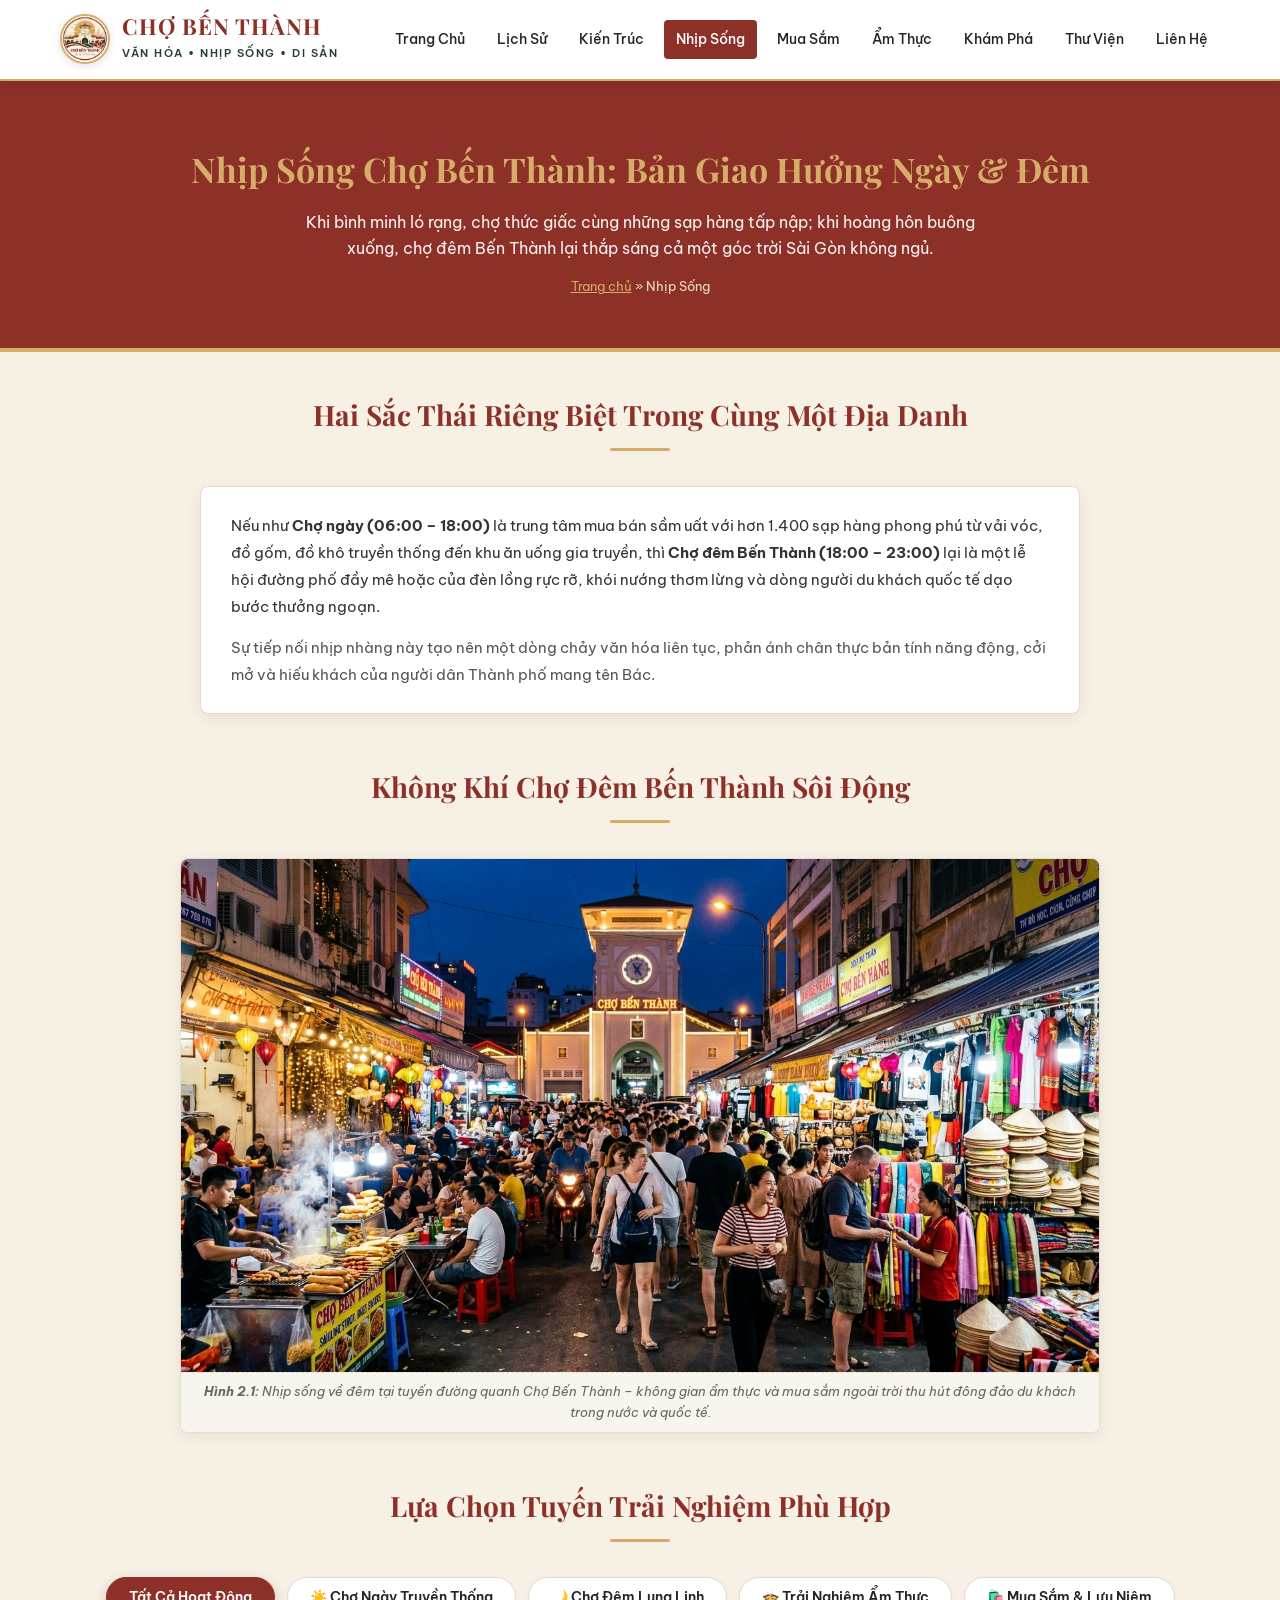
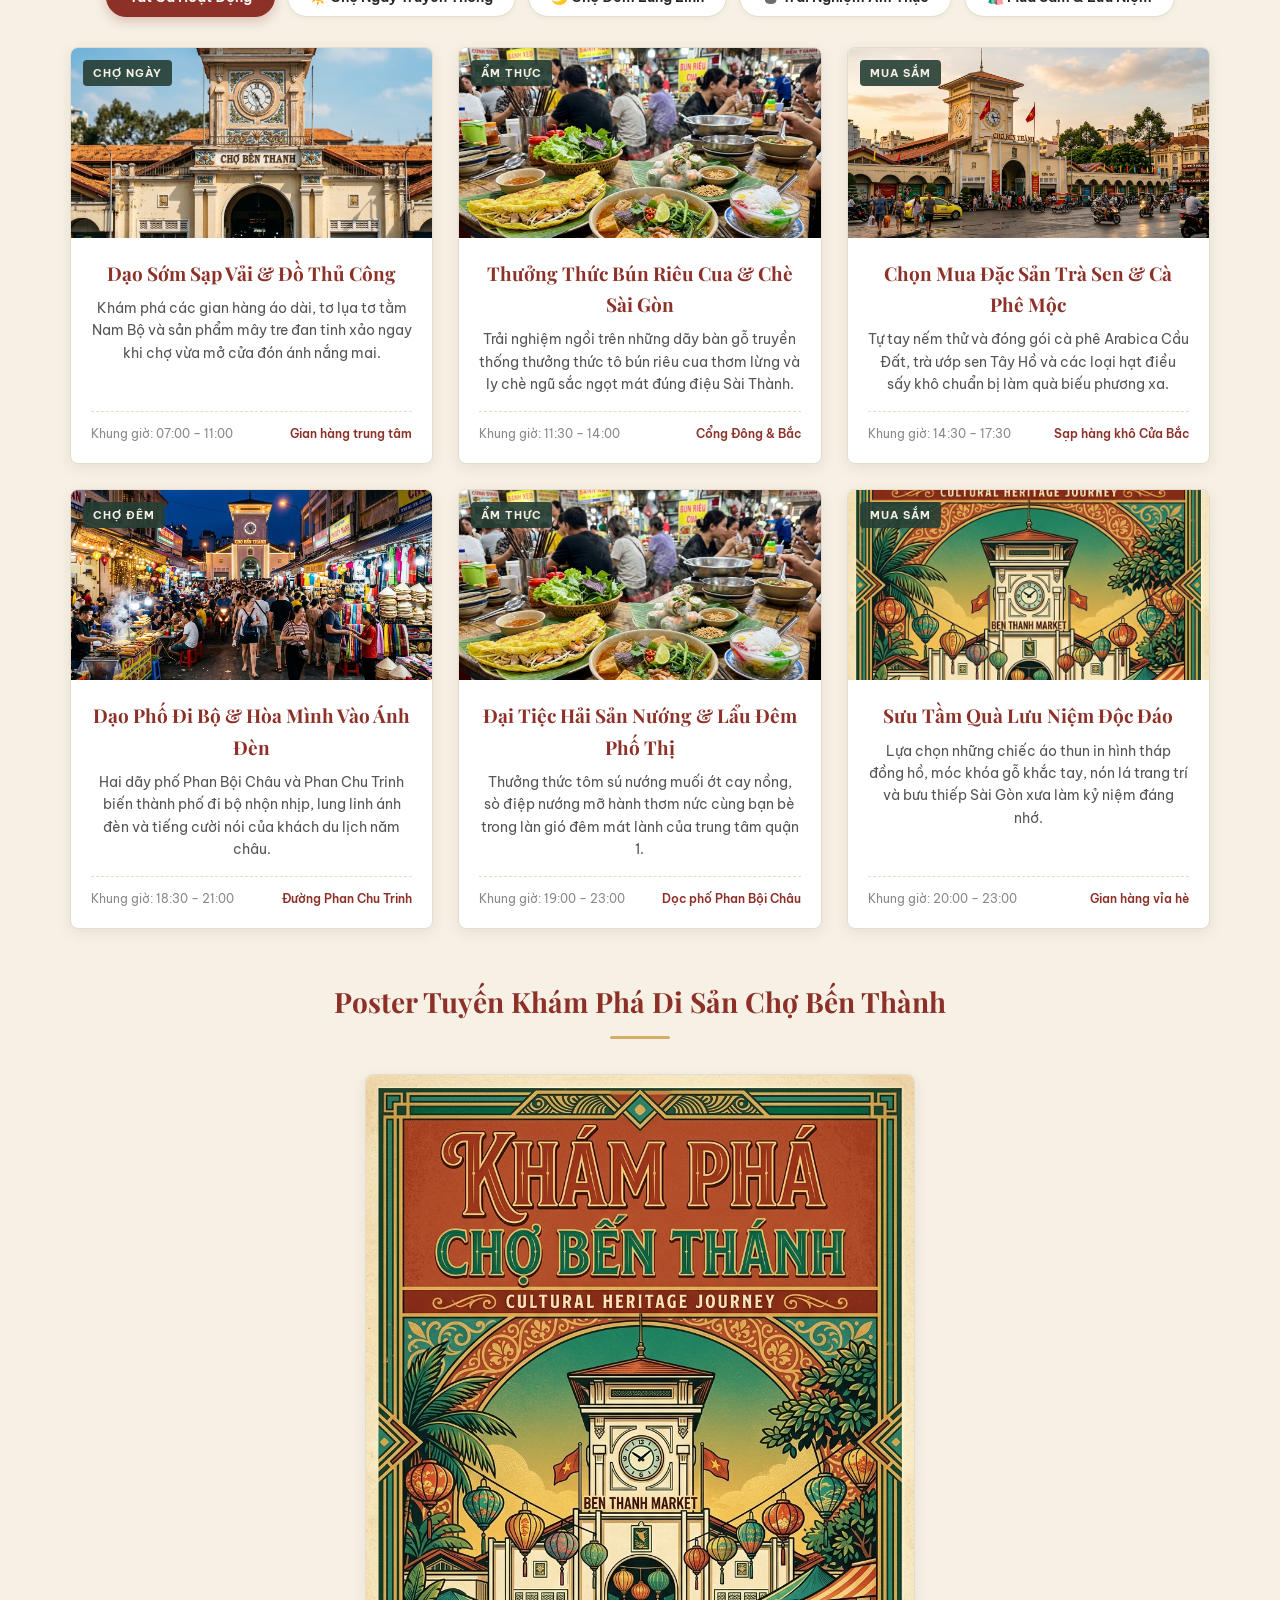
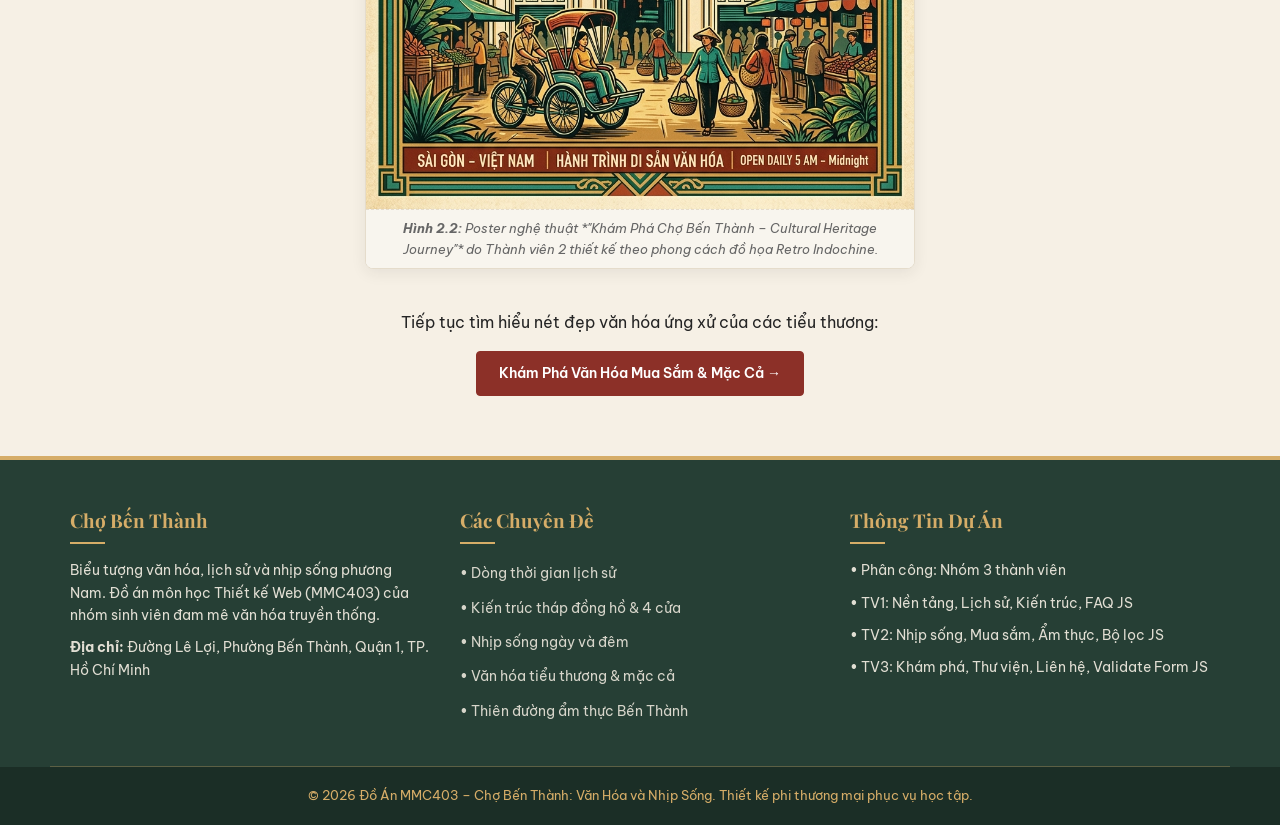
<file: CHO_BEN_THANH/Website/nhip-song.html>
<!DOCTYPE html>
<html lang="vi">
<!-- 
===================================================================
THANH VIEN: Thanh vien 2 (Tran Thi B - Phu trach Van hoa va Nhip song)
TRANG/CHUC NANG: nhip-song.html - Chuyen de Nhip song Cho Ben Thanh (Ngay & Dem)
MO TA: Trinh bay nhip dap sinh hoat soi dong 24h cua khu cho, tich hop Chuc nang JS 2 Bo loc trai nghiem theo chu de va gioi thieu Poster tuyen kham pha.
===================================================================
-->
<head>
  <meta charset="UTF-8">
  <meta name="viewport" content="width=device-width, initial-scale=1.0">
  <meta name="description" content="Kham pha nhip song soi dong ngay va dem tai Cho Ben Thanh: am thanh cuoc song, cho dem lung linh va cac trai nghiem van hoa dac sac.">
  <title>Nhịp Sống Ngày & Đêm | Chợ Bến Thành</title>
  
  <link rel="icon" type="image/png" href="./images/logo-cho-ben-thanh.png">
  
  <link rel="preconnect" href="https://fonts.googleapis.com">
  <link rel="preconnect" href="https://fonts.gstatic.com" crossorigin>
  <link href="https://fonts.googleapis.com/css2?family=Be+Vietnam+Pro:wght@400;500;600;700&family=Playfair+Display:wght@600;700;800&display=swap" rel="stylesheet">
  
  <!-- CSS dung chung va CSS rieng cua Thanh vien 2 -->
  <link rel="stylesheet" href="./css/common.css">
  <link rel="stylesheet" href="./css/thanhvien2.css">
  
  <!-- JavaScript xu ly Bo loc trai nghiem rieng cua Thanh vien 2 -->
  <script src="./js/thanhvien2.js" defer></script>
</head>
<body>

  <!-- =======================================================
       PHAN 1: HEADER
       ======================================================= -->
  <header class="phan-dau-trang">
    <div class="hop-header">
      <a href="index.html" class="logo-thuong-hieu" title="Trang chủ Chợ Bến Thành">
        <img src="./images/logo-cho-ben-thanh.png" alt="Logo Chợ Bến Thành - Văn Hóa và Nhịp Sống" class="logo-anh-bieu-tuong">
        <div class="logo-chu">
          <h2>Chợ Bến Thành</h2>
          <span>Văn Hóa &bull; Nhịp Sống &bull; Di Sản</span>
        </div>
      </a>
      <nav class="thanh-dieu-huong" aria-label="Menu dieu huong chinh">
        <ul>
          <li><a href="index.html">Trang Chủ</a></li>
          <li><a href="lich-su.html">Lịch Sử</a></li>
          <li><a href="kien-truc.html">Kiến Trúc</a></li>
          <li><a href="nhip-song.html" class="trang-hien-tai">Nhịp Sống</a></li>
          <li><a href="van-hoa-mua-sam.html">Mua Sắm</a></li>
          <li><a href="am-thuc.html">Ẩm Thực</a></li>
          <li><a href="kham-pha.html">Khám Phá</a></li>
          <li><a href="thu-vien.html">Thư Viện</a></li>
          <li><a href="lien-he.html">Liên Hệ</a></li>
        </ul>
      </nav>
    </div>
  </header>

  <!-- =======================================================
       PHAN 2: HERO BANNER
       ======================================================= -->
  <section class="hero-banner-tv2">
    <div class="khung-chua">
      <h1 style="margin-top: 10px;">Nhịp Sống Chợ Bến Thành: Bản Giao Hưởng Ngày & Đêm</h1>
      <p>Khi bình minh ló rạng, chợ thức giấc cùng những sạp hàng tấp nập; khi hoàng hôn buông xuống, chợ đêm Bến Thành lại thắp sáng cả một góc trời Sài Gòn không ngủ.</p>
      <div class="duong-dan-trang" style="margin-top: 15px; font-size: 13px; color: #F0DFC0;">
        <a href="index.html" style="color: var(--mau-vang-co); text-decoration: underline;">Trang chủ</a> &raquo; <span>Nhịp Sống</span>
      </div>
    </div>
  </section>

  <!-- =======================================================
       PHAN 3: GIOI THIEU
       ======================================================= -->
  <section class="phan-than-chinh" style="padding-bottom: 10px;">
    <div class="khung-chua">
      <div class="tieu-de-khoi">
        <h2>Hai Sắc Thái Riêng Biệt Trong Cùng Một Địa Danh</h2>
      </div>

      <div style="max-width: 880px; margin: 0 auto; background: #fff; padding: 25px 30px; border-radius: 8px; border: 1px solid var(--mau-vien); box-shadow: var(--bong-do);">
        <p style="font-size: 15px; line-height: 1.8; margin-bottom: 14px; color: #333;">
          Nếu như <strong>Chợ ngày (06:00 – 18:00)</strong> là trung tâm mua bán sầm uất với hơn 1.400 sạp hàng phong phú từ vải vóc, đồ gốm, đồ khô truyền thống đến khu ăn uống gia truyền, thì <strong>Chợ đêm Bến Thành (18:00 – 23:00)</strong> lại là một lễ hội đường phố đầy mê hoặc của đèn lồng rực rỡ, khói nướng thơm lừng và dòng người du khách quốc tế dạo bước thưởng ngoạn.
        </p>
        <p style="font-size: 15px; line-height: 1.8; color: #555;">
          Sự tiếp nối nhịp nhàng này tạo nên một dòng chảy văn hóa liên tục, phản ánh chân thực bản tính năng động, cởi mở và hiếu khách của người dân Thành phố mang tên Bác.
        </p>
      </div>
    </div>
  </section>

  <!-- =======================================================
       PHAN 4: NOI DUNG
       ======================================================= -->
  <section class="phan-than-chinh">
    <div class="khung-chua">

      <!-- Hinh anh chu thich thuc te ve cho dem -->
      <div class="tieu-de-khoi">
        <h2>Không Khí Chợ Đêm Bến Thành Sôi Động</h2>
      </div>

      <figure class="the-bai-viet" style="max-width: 920px; margin: 0 auto 50px auto;">
        <img src="./images/content/nhip-song-cho-dem.jpg" alt="Cho dem Ben Thanh soi dong ve dem voi anh den ruc ro va du khach tap nap">
        <figcaption class="chu-thich-hinh-anh">
          <strong>Hình 2.1:</strong> Nhịp sống về đêm tại tuyến đường quanh Chợ Bến Thành – không gian ẩm thực và mua sắm ngoài trời thu hút đông đảo du khách trong nước và quốc tế.
        </figcaption>
      </figure>

      <!-- CHUC NANG JAVASCRIPT 2: BO LOC TRAI NGHIEM -->
      <div class="tieu-de-khoi">
        <h2>Lựa Chọn Tuyến Trải Nghiệm Phù Hợp</h2>
      </div>

      <div class="khung-bo-loc">
        <!-- Thanh nut bam danh muc -->
        <div class="thanh-nut-loc">
          <button class="nut-loc dang-chon" data-danh-muc="tat-ca" type="button">Tất Cả Hoạt Động</button>
          <button class="nut-loc" data-danh-muc="cho-ngay" type="button">☀️ Chợ Ngày Truyền Thống</button>
          <button class="nut-loc" data-danh-muc="cho-dem" type="button">🌙 Chợ Đêm Lung Linh</button>
          <button class="nut-loc" data-danh-muc="am-thuc" type="button">🍲 Trải Nghiệm Ẩm Thực</button>
          <button class="nut-loc" data-danh-muc="mua-sam" type="button">🛍️ Mua Sắm & Lưu Niệm</button>
        </div>

        <!-- Danh sach the card co gan thuoc tinh data-danh-muc -->
        <div class="luoi-trai-nghiem">
          
          <!-- Card 1: Cho ngay -->
          <article class="the-trai-nghiem" data-danh-muc="cho-ngay">
            <div class="the-trai-nghiem-header">
              <img src="./images/content/kien-truc-thap-dong-ho.jpg" alt="Cho ngay Ben Thanh">
              <span class="nhan-phan-loai">Chợ Ngày</span>
            </div>
            <div class="the-trai-nghiem-body">
              <h3>Dạo Sớm Sạp Vải & Đồ Thủ Công</h3>
              <p>Khám phá các gian hàng áo dài, tơ lụa tơ tằm Nam Bộ và sản phẩm mây tre đan tinh xảo ngay khi chợ vừa mở cửa đón ánh nắng mai.</p>
              <div class="the-trai-nghiem-footer">
                <span>Khung giờ: 07:00 – 11:00</span>
                <span style="color: var(--mau-do-gach); font-weight: 600;">Gian hàng trung tâm</span>
              </div>
            </div>
          </article>

          <!-- Card 2: Cho ngay / Am thuc -->
          <article class="the-trai-nghiem" data-danh-muc="am-thuc">
            <div class="the-trai-nghiem-header">
              <img src="./images/content/am-thuc-ben-thanh.jpg" alt="An trua khu am thuc">
              <span class="nhan-phan-loai">Ẩm Thực</span>
            </div>
            <div class="the-trai-nghiem-body">
              <h3>Thưởng Thức Bún Riêu Cua & Chè Sài Gòn</h3>
              <p>Trải nghiệm ngồi trên những dãy bàn gỗ truyền thống thưởng thức tô bún riêu cua thơm lừng và ly chè ngũ sắc ngọt mát đúng điệu Sài Thành.</p>
              <div class="the-trai-nghiem-footer">
                <span>Khung giờ: 11:30 – 14:00</span>
                <span style="color: var(--mau-do-gach); font-weight: 600;">Cổng Đông & Bắc</span>
              </div>
            </div>
          </article>

          <!-- Card 3: Mua sam -->
          <article class="the-trai-nghiem" data-danh-muc="mua-sam">
            <div class="the-trai-nghiem-header">
              <img src="./images/banner/banner-chinh.jpg" alt="Mua dac san kho">
              <span class="nhan-phan-loai">Mua Sắm</span>
            </div>
            <div class="the-trai-nghiem-body">
              <h3>Chọn Mua Đặc Sản Trà Sen & Cà Phê Mộc</h3>
              <p>Tự tay nếm thử và đóng gói cà phê Arabica Cầu Đất, trà ướp sen Tây Hồ và các loại hạt điều sấy khô chuẩn bị làm quà biếu phương xa.</p>
              <div class="the-trai-nghiem-footer">
                <span>Khung giờ: 14:30 – 17:30</span>
                <span style="color: var(--mau-do-gach); font-weight: 600;">Sạp hàng khô Cửa Bắc</span>
              </div>
            </div>
          </article>

          <!-- Card 4: Cho dem -->
          <article class="the-trai-nghiem" data-danh-muc="cho-dem">
            <div class="the-trai-nghiem-header">
              <img src="./images/content/nhip-song-cho-dem.jpg" alt="Pho di bo cho dem">
              <span class="nhan-phan-loai">Chợ Đêm</span>
            </div>
            <div class="the-trai-nghiem-body">
              <h3>Dạo Phố Đi Bộ & Hòa Mình Vào Ánh Đèn</h3>
              <p>Hai dãy phố Phan Bội Châu và Phan Chu Trinh biến thành phố đi bộ nhộn nhịp, lung linh ánh đèn và tiếng cười nói của khách du lịch năm châu.</p>
              <div class="the-trai-nghiem-footer">
                <span>Khung giờ: 18:30 – 21:00</span>
                <span style="color: var(--mau-do-gach); font-weight: 600;">Đường Phan Chu Trinh</span>
              </div>
            </div>
          </article>

          <!-- Card 5: Cho dem / Am thuc -->
          <article class="the-trai-nghiem" data-danh-muc="am-thuc">
            <div class="the-trai-nghiem-header">
              <img src="./images/content/am-thuc-ben-thanh.jpg" alt="Hai san nuong cho dem">
              <span class="nhan-phan-loai">Ẩm Thực</span>
            </div>
            <div class="the-trai-nghiem-body">
              <h3>Đại Tiệc Hải Sản Nướng & Lẩu Đêm Phố Thị</h3>
              <p>Thưởng thức tôm sú nướng muối ớt cay nồng, sò điệp nướng mỡ hành thơm nức cùng bạn bè trong làn gió đêm mát lành của trung tâm quận 1.</p>
              <div class="the-trai-nghiem-footer">
                <span>Khung giờ: 19:00 – 23:00</span>
                <span style="color: var(--mau-do-gach); font-weight: 600;">Dọc phố Phan Bội Châu</span>
              </div>
            </div>
          </article>

          <!-- Card 6: Mua sam / Cho dem -->
          <article class="the-trai-nghiem" data-danh-muc="mua-sam">
            <div class="the-trai-nghiem-header">
              <img src="./images/poster/poster-tuyen-kham-pha.jpg" alt="Mua qua luu niem dem">
              <span class="nhan-phan-loai">Mua Sắm</span>
            </div>
            <div class="the-trai-nghiem-body">
              <h3>Sưu Tầm Quà Lưu Niệm Độc Đáo</h3>
              <p>Lựa chọn những chiếc áo thun in hình tháp đồng hồ, móc khóa gỗ khắc tay, nón lá trang trí và bưu thiếp Sài Gòn xưa làm kỷ niệm đáng nhớ.</p>
              <div class="the-trai-nghiem-footer">
                <span>Khung giờ: 20:00 – 23:00</span>
                <span style="color: var(--mau-do-gach); font-weight: 600;">Gian hàng vỉa hè</span>
              </div>
            </div>
          </article>

        </div>
      </div>

      <!-- Khoi San pham truyen thong: Poster do TV2 thiet ke -->
      <div class="tieu-de-khoi" style="margin-top: 50px;">
        <h2>Poster Tuyến Khám Phá Di Sản Chợ Bến Thành</h2>
      </div>

      <div class="khoi-poster-tv2">
        <figure class="the-bai-viet">
          <img src="./images/poster/poster-tuyen-kham-pha.jpg" alt="Poster quang ba tuyen kham pha Cho Ben Thanh">
          <figcaption class="chu-thich-hinh-anh">
            <strong>Hình 2.2:</strong> Poster nghệ thuật *"Khám Phá Chợ Bến Thành – Cultural Heritage Journey"* do Thành viên 2 thiết kế theo phong cách đồ họa Retro Indochine.
          </figcaption>
        </figure>
      </div>

      <div style="text-align: center; margin-top: 40px;">
        <p style="font-size: 16px; margin-bottom: 15px;">Tiếp tục tìm hiểu nét đẹp văn hóa ứng xử của các tiểu thương:</p>
        <a href="van-hoa-mua-sam.html" class="nut-chinh">Khám Phá Văn Hóa Mua Sắm & Mặc Cả &rarr;</a>
      </div>

    </div>
  </section>

  <!-- =======================================================
       PHAN 5: FOOTER
       ======================================================= -->
  <footer class="phan-chan-trang">
    <div class="khung-chua hop-footer">
      <div class="cot-footer">
        <h3>Chợ Bến Thành</h3>
        <p>Biểu tượng văn hóa, lịch sử và nhịp sống phương Nam. Đồ án môn học Thiết kế Web (MMC403) của nhóm sinh viên đam mê văn hóa truyền thống.</p>
        <p><strong>Địa chỉ:</strong> Đường Lê Lợi, Phường Bến Thành, Quận 1, TP. Hồ Chí Minh</p>
      </div>

      <div class="cot-footer">
        <h3>Các Chuyên Đề</h3>
        <ul>
          <li><a href="lich-su.html">&bull; Dòng thời gian lịch sử</a></li>
          <li><a href="kien-truc.html">&bull; Kiến trúc tháp đồng hồ & 4 cửa</a></li>
          <li><a href="nhip-song.html">&bull; Nhịp sống ngày và đêm</a></li>
          <li><a href="van-hoa-mua-sam.html">&bull; Văn hóa tiểu thương & mặc cả</a></li>
          <li><a href="am-thuc.html">&bull; Thiên đường ẩm thực Bến Thành</a></li>
        </ul>
      </div>

      <div class="cot-footer">
        <h3>Thông Tin Dự Án</h3>
        <p>• Phân công: Nhóm 3 thành viên</p>
        <p>• TV1: Nền tảng, Lịch sử, Kiến trúc, FAQ JS</p>
        <p>• TV2: Nhịp sống, Mua sắm, Ẩm thực, Bộ lọc JS</p>
        <p>• TV3: Khám phá, Thư viện, Liên hệ, Validate Form JS</p>
      </div>
    </div>
    <div class="chan-trang-ban-quyen">
      &copy; 2026 Đồ Án MMC403 – Chợ Bến Thành: Văn Hóa và Nhịp Sống. Thiết kế phi thương mại phục vụ học tập.
    </div>
  </footer>

</body>
</html>
</file>
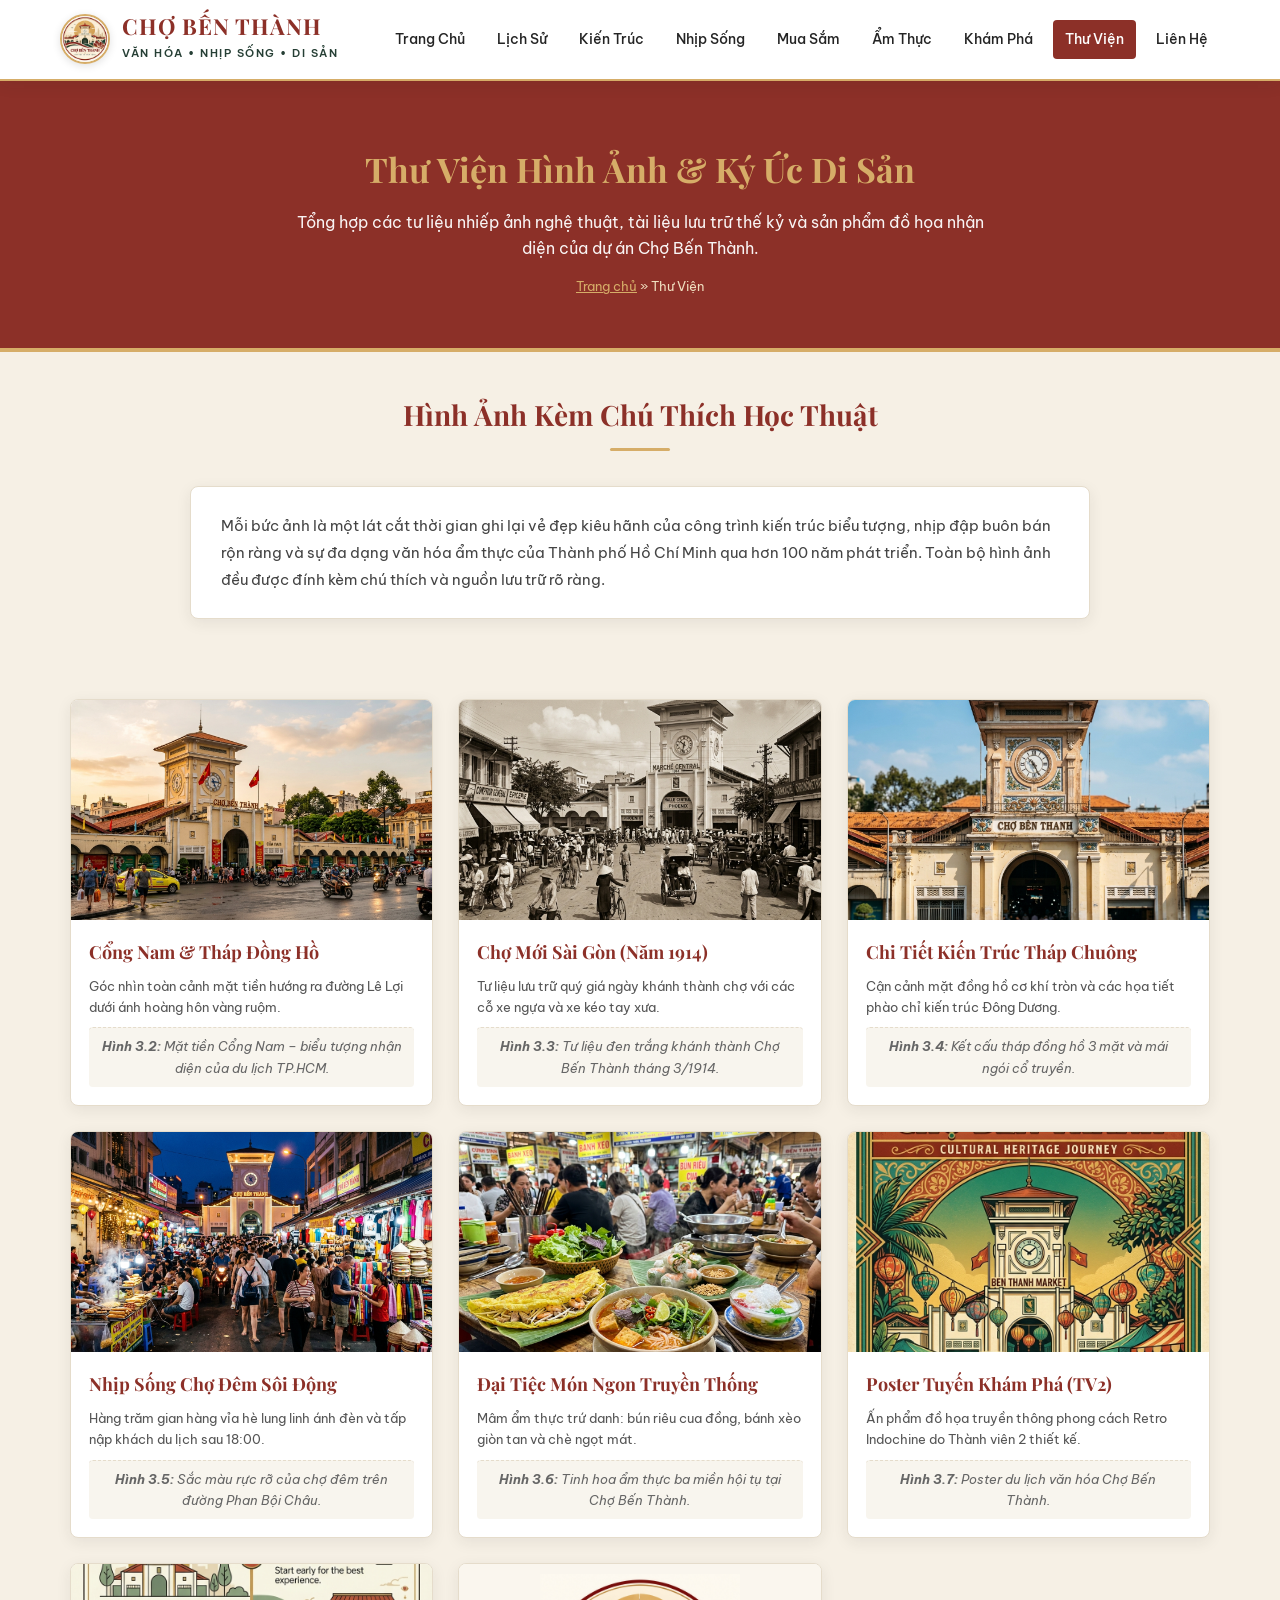
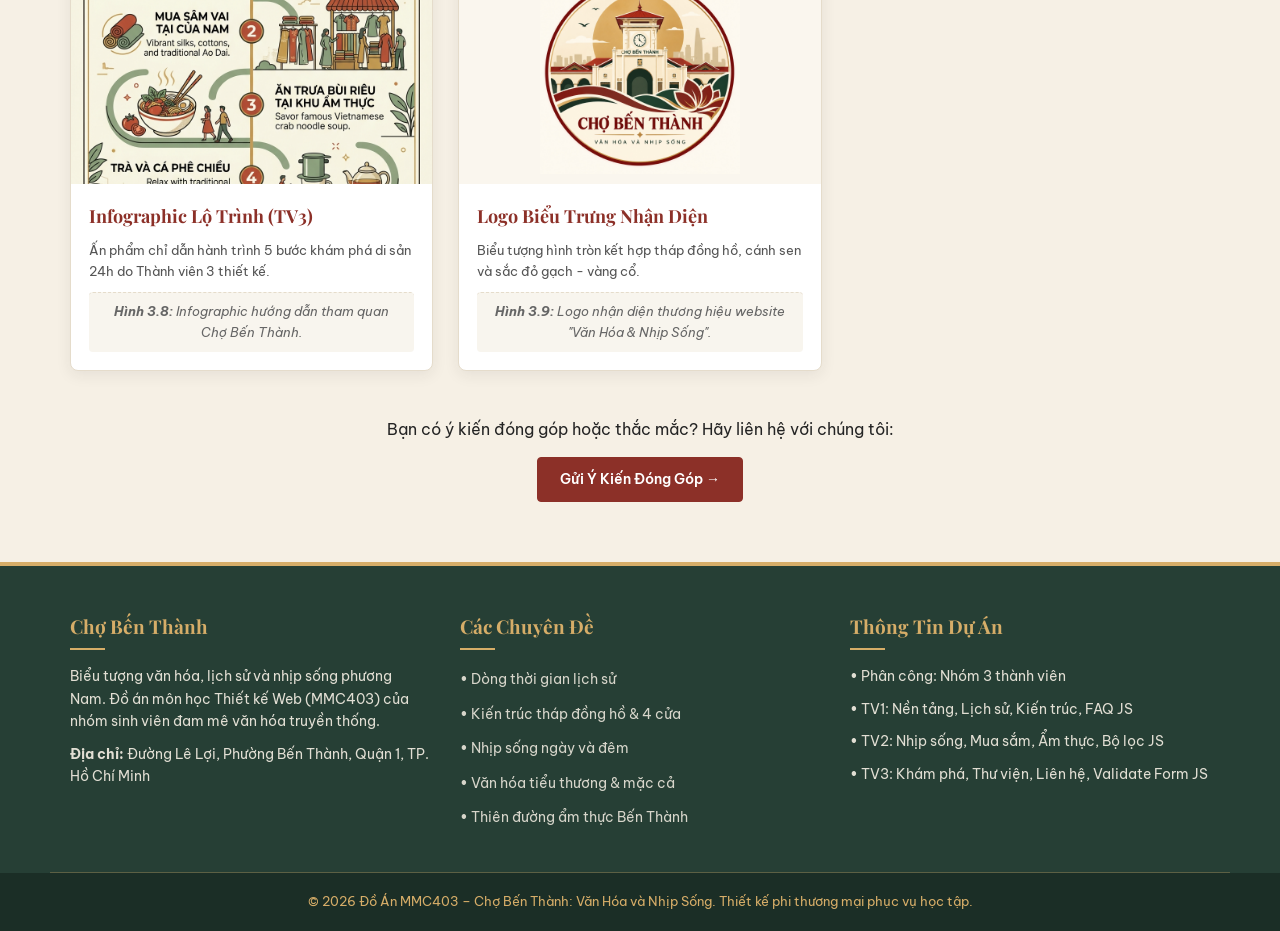
<file: CHO_BEN_THANH/Website/thu-vien.html>
<!DOCTYPE html>
<html lang="vi">
<!-- 
===================================================================
THANH VIEN: Thanh vien 3 (Le Van C - Phu trach Trai nghiem va Lien he)
TRANG/CHUC NANG: thu-vien.html - Thu vien hinh anh va tu lieu di san
MO TA: Bo suu tap hinh anh chat luong cao gom tu lieu lich su, kien truc, nhip song, am thuc va cac an pham truyen thong kem chu thich day du.
===================================================================
-->
<head>
  <meta charset="UTF-8">
  <meta name="viewport" content="width=device-width, initial-scale=1.0">
  <meta name="description" content="Thu vien hinh anh va tu lieu lich su, kien truc, van hoa am thuc Cho Ben Thanh kem chu thich hoc thuat day du.">
  <title>Thư Viện Hình Ảnh & Tư Liệu Di Sản | Chợ Bến Thành</title>
  
  <link rel="icon" type="image/png" href="./images/logo-cho-ben-thanh.png">
  
  <link rel="preconnect" href="https://fonts.googleapis.com">
  <link rel="preconnect" href="https://fonts.gstatic.com" crossorigin>
  <link href="https://fonts.googleapis.com/css2?family=Be+Vietnam+Pro:wght@400;500;600;700&family=Playfair+Display:wght@600;700;800&display=swap" rel="stylesheet">
  
  <link rel="stylesheet" href="./css/common.css">
  <link rel="stylesheet" href="./css/thanhvien3.css">
</head>
<body>

  <!-- =======================================================
       PHAN 1: HEADER
       ======================================================= -->
  <header class="phan-dau-trang">
    <div class="hop-header">
      <a href="index.html" class="logo-thuong-hieu" title="Trang chủ Chợ Bến Thành">
        <img src="./images/logo-cho-ben-thanh.png" alt="Logo Chợ Bến Thành - Văn Hóa và Nhịp Sống" class="logo-anh-bieu-tuong">
        <div class="logo-chu">
          <h2>Chợ Bến Thành</h2>
          <span>Văn Hóa &bull; Nhịp Sống &bull; Di Sản</span>
        </div>
      </a>
      <nav class="thanh-dieu-huong" aria-label="Menu dieu huong chinh">
        <ul>
          <li><a href="index.html">Trang Chủ</a></li>
          <li><a href="lich-su.html">Lịch Sử</a></li>
          <li><a href="kien-truc.html">Kiến Trúc</a></li>
          <li><a href="nhip-song.html">Nhịp Sống</a></li>
          <li><a href="van-hoa-mua-sam.html">Mua Sắm</a></li>
          <li><a href="am-thuc.html">Ẩm Thực</a></li>
          <li><a href="kham-pha.html">Khám Phá</a></li>
          <li><a href="thu-vien.html" class="trang-hien-tai">Thư Viện</a></li>
          <li><a href="lien-he.html">Liên Hệ</a></li>
        </ul>
      </nav>
    </div>
  </header>

  <!-- =======================================================
       PHAN 2: HERO BANNER
       ======================================================= -->
  <section class="hero-banner-tv3">
    <div class="khung-chua">
      <h1 style="margin-top: 10px;">Thư Viện Hình Ảnh & Ký Ức Di Sản</h1>
      <p>Tổng hợp các tư liệu nhiếp ảnh nghệ thuật, tài liệu lưu trữ thế kỷ và sản phẩm đồ họa nhận diện của dự án Chợ Bến Thành.</p>
      <div class="duong-dan-trang" style="margin-top: 15px; font-size: 13px; color: #F0DFC0;">
        <a href="index.html" style="color: var(--mau-vang-co); text-decoration: underline;">Trang chủ</a> &raquo; <span>Thư Viện</span>
      </div>
    </div>
  </section>

  <!-- =======================================================
       PHAN 3: GIOI THIEU
       ======================================================= -->
  <section class="phan-than-chinh" style="padding-bottom: 10px;">
    <div class="khung-chua">
      <div class="tieu-de-khoi">
        <h2>Hình Ảnh Kèm Chú Thích Học Thuật</h2>
      </div>

      <div style="max-width: 900px; margin: 0 auto; background: #fff; padding: 25px 30px; border-radius: 8px; border: 1px solid var(--mau-vien); box-shadow: var(--bong-do);">
        <p style="font-size: 15px; line-height: 1.8; color: #444; margin: 0;">
          Mỗi bức ảnh là một lát cắt thời gian ghi lại vẻ đẹp kiêu hãnh của công trình kiến trúc biểu tượng, nhịp đập buôn bán rộn ràng và sự đa dạng văn hóa ẩm thực của Thành phố Hồ Chí Minh qua hơn 100 năm phát triển. Toàn bộ hình ảnh đều được đính kèm chú thích và nguồn lưu trữ rõ ràng.
        </p>
      </div>
    </div>
  </section>

  <!-- =======================================================
       PHAN 4: NOI DUNG
       ======================================================= -->
  <section class="phan-than-chinh">
    <div class="khung-chua">

      <div class="luoi-thu-vien">
        
        <!-- Hinh 1 -->
        <article class="the-thu-vien">
          <div class="the-thu-vien-anh">
            <img src="./images/banner/banner-chinh.jpg" alt="Thap dong ho Cong Nam Cho Ben Thanh">
          </div>
          <div class="the-thu-vien-noi-dung">
            <h3>Cổng Nam & Tháp Đồng Hồ</h3>
            <p style="font-size: 13px; color: #555; line-height: 1.6;">
              Góc nhìn toàn cảnh mặt tiền hướng ra đường Lê Lợi dưới ánh hoàng hôn vàng ruộm.
            </p>
            <div class="chu-thich-hinh-anh" style="margin-top: 10px; border-radius: 4px;">
              <strong>Hình 3.2:</strong> Mặt tiền Cổng Nam – biểu tượng nhận diện của du lịch TP.HCM.
            </div>
          </div>
        </article>

        <!-- Hinh 2 -->
        <article class="the-thu-vien">
          <div class="the-thu-vien-anh">
            <img src="./images/content/lich-su-1914.jpg" alt="Cho Ben Thanh thang 3 nam 1914">
          </div>
          <div class="the-thu-vien-noi-dung">
            <h3>Chợ Mới Sài Gòn (Năm 1914)</h3>
            <p style="font-size: 13px; color: #555; line-height: 1.6;">
              Tư liệu lưu trữ quý giá ngày khánh thành chợ với các cỗ xe ngựa và xe kéo tay xưa.
            </p>
            <div class="chu-thich-hinh-anh" style="margin-top: 10px; border-radius: 4px;">
              <strong>Hình 3.3:</strong> Tư liệu đen trắng khánh thành Chợ Bến Thành tháng 3/1914.
            </div>
          </div>
        </article>

        <!-- Hinh 3 -->
        <article class="the-thu-vien">
          <div class="the-thu-vien-anh">
            <img src="./images/content/kien-truc-thap-dong-ho.jpg" alt="Chi tiet kien truc thap dong ho">
          </div>
          <div class="the-thu-vien-noi-dung">
            <h3>Chi Tiết Kiến Trúc Tháp Chuông</h3>
            <p style="font-size: 13px; color: #555; line-height: 1.6;">
              Cận cảnh mặt đồng hồ cơ khí tròn và các họa tiết phào chỉ kiến trúc Đông Dương.
            </p>
            <div class="chu-thich-hinh-anh" style="margin-top: 10px; border-radius: 4px;">
              <strong>Hình 3.4:</strong> Kết cấu tháp đồng hồ 3 mặt và mái ngói cổ truyền.
            </div>
          </div>
        </article>

        <!-- Hinh 4 -->
        <article class="the-thu-vien">
          <div class="the-thu-vien-anh">
            <img src="./images/content/nhip-song-cho-dem.jpg" alt="Khong khi cho dem Ben Thanh">
          </div>
          <div class="the-thu-vien-noi-dung">
            <h3>Nhịp Sống Chợ Đêm Sôi Động</h3>
            <p style="font-size: 13px; color: #555; line-height: 1.6;">
              Hàng trăm gian hàng vỉa hè lung linh ánh đèn và tấp nập khách du lịch sau 18:00.
            </p>
            <div class="chu-thich-hinh-anh" style="margin-top: 10px; border-radius: 4px;">
              <strong>Hình 3.5:</strong> Sắc màu rực rỡ của chợ đêm trên đường Phan Bội Châu.
            </div>
          </div>
        </article>

        <!-- Hinh 5 -->
        <article class="the-thu-vien">
          <div class="the-thu-vien-anh">
            <img src="./images/content/am-thuc-ben-thanh.jpg" alt="Mon ngon Nam Bo tai khu am thuc">
          </div>
          <div class="the-thu-vien-noi-dung">
            <h3>Đại Tiệc Món Ngon Truyền Thống</h3>
            <p style="font-size: 13px; color: #555; line-height: 1.6;">
              Mâm ẩm thực trứ danh: bún riêu cua đồng, bánh xèo giòn tan và chè ngọt mát.
            </p>
            <div class="chu-thich-hinh-anh" style="margin-top: 10px; border-radius: 4px;">
              <strong>Hình 3.6:</strong> Tinh hoa ẩm thực ba miền hội tụ tại Chợ Bến Thành.
            </div>
          </div>
        </article>

        <!-- Hinh 6 -->
        <article class="the-thu-vien">
          <div class="the-thu-vien-anh">
            <img src="./images/poster/poster-tuyen-kham-pha.jpg" alt="Poster quang ba du lich TV2">
          </div>
          <div class="the-thu-vien-noi-dung">
            <h3>Poster Tuyến Khám Phá (TV2)</h3>
            <p style="font-size: 13px; color: #555; line-height: 1.6;">
              Ấn phẩm đồ họa truyền thông phong cách Retro Indochine do Thành viên 2 thiết kế.
            </p>
            <div class="chu-thich-hinh-anh" style="margin-top: 10px; border-radius: 4px;">
              <strong>Hình 3.7:</strong> Poster du lịch văn hóa Chợ Bến Thành.
            </div>
          </div>
        </article>

        <!-- Hinh 7 -->
        <article class="the-thu-vien">
          <div class="the-thu-vien-anh">
            <img src="./images/infographic/infographic-hanh-trinh.jpg" alt="Infographic hanh trinh 5 buoc TV3">
          </div>
          <div class="the-thu-vien-noi-dung">
            <h3>Infographic Lộ Trình (TV3)</h3>
            <p style="font-size: 13px; color: #555; line-height: 1.6;">
              Ấn phẩm chỉ dẫn hành trình 5 bước khám phá di sản 24h do Thành viên 3 thiết kế.
            </p>
            <div class="chu-thich-hinh-anh" style="margin-top: 10px; border-radius: 4px;">
              <strong>Hình 3.8:</strong> Infographic hướng dẫn tham quan Chợ Bến Thành.
            </div>
          </div>
        </article>

        <!-- Hinh 8 -->
        <article class="the-thu-vien">
          <div class="the-thu-vien-anh">
            <img src="./images/logo-cho-ben-thanh.png" alt="Logo bieu trung chinh thuc" style="object-fit: contain; padding: 10px; background-color: #FAF6EE;">
          </div>
          <div class="the-thu-vien-noi-dung">
            <h3>Logo Biểu Trưng Nhận Diện</h3>
            <p style="font-size: 13px; color: #555; line-height: 1.6;">
              Biểu tượng hình tròn kết hợp tháp đồng hồ, cánh sen và sắc đỏ gạch - vàng cổ.
            </p>
            <div class="chu-thich-hinh-anh" style="margin-top: 10px; border-radius: 4px;">
              <strong>Hình 3.9:</strong> Logo nhận diện thương hiệu website "Văn Hóa & Nhịp Sống".
            </div>
          </div>
        </article>

      </div>

      <div style="text-align: center; margin-top: 45px;">
        <p style="font-size: 16px; margin-bottom: 15px;">Bạn có ý kiến đóng góp hoặc thắc mắc? Hãy liên hệ với chúng tôi:</p>
        <a href="lien-he.html" class="nut-chinh">Gửi Ý Kiến Đóng Góp &rarr;</a>
      </div>

    </div>
  </section>

  <!-- =======================================================
       PHAN 5: FOOTER
       ======================================================= -->
  <footer class="phan-chan-trang">
    <div class="khung-chua hop-footer">
      <div class="cot-footer">
        <h3>Chợ Bến Thành</h3>
        <p>Biểu tượng văn hóa, lịch sử và nhịp sống phương Nam. Đồ án môn học Thiết kế Web (MMC403) của nhóm sinh viên đam mê văn hóa truyền thống.</p>
        <p><strong>Địa chỉ:</strong> Đường Lê Lợi, Phường Bến Thành, Quận 1, TP. Hồ Chí Minh</p>
      </div>

      <div class="cot-footer">
        <h3>Các Chuyên Đề</h3>
        <ul>
          <li><a href="lich-su.html">&bull; Dòng thời gian lịch sử</a></li>
          <li><a href="kien-truc.html">&bull; Kiến trúc tháp đồng hồ & 4 cửa</a></li>
          <li><a href="nhip-song.html">&bull; Nhịp sống ngày và đêm</a></li>
          <li><a href="van-hoa-mua-sam.html">&bull; Văn hóa tiểu thương & mặc cả</a></li>
          <li><a href="am-thuc.html">&bull; Thiên đường ẩm thực Bến Thành</a></li>
        </ul>
      </div>

      <div class="cot-footer">
        <h3>Thông Tin Dự Án</h3>
        <p>• Phân công: Nhóm 3 thành viên</p>
        <p>• TV1: Nền tảng, Lịch sử, Kiến trúc, FAQ JS</p>
        <p>• TV2: Nhịp sống, Mua sắm, Ẩm thực, Bộ lọc JS</p>
        <p>• TV3: Khám phá, Thư viện, Liên hệ, Validate Form JS</p>
      </div>
    </div>
    <div class="chan-trang-ban-quyen">
      &copy; 2026 Đồ Án MMC403 – Chợ Bến Thành: Văn Hóa và Nhịp Sống. Thiết kế phi thương mại phục vụ học tập.
    </div>
  </footer>

</body>
</html>
</file>
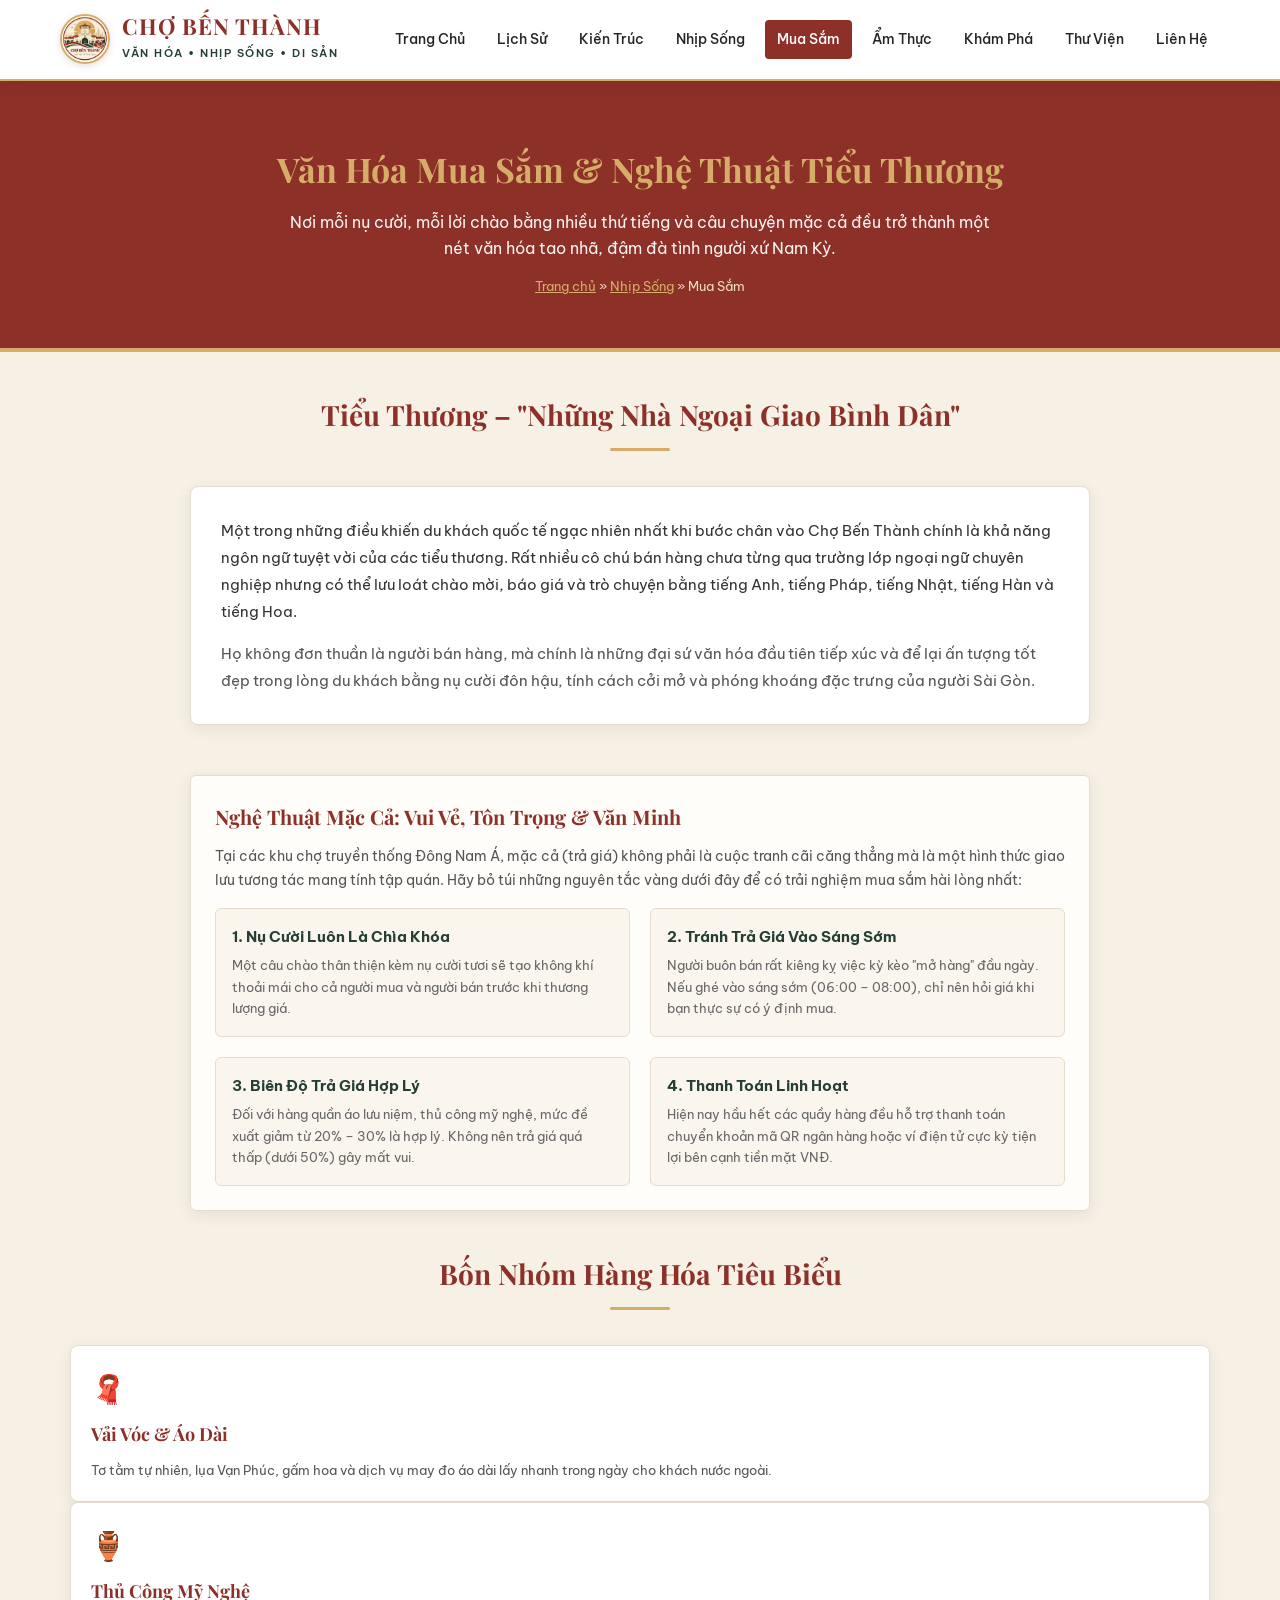
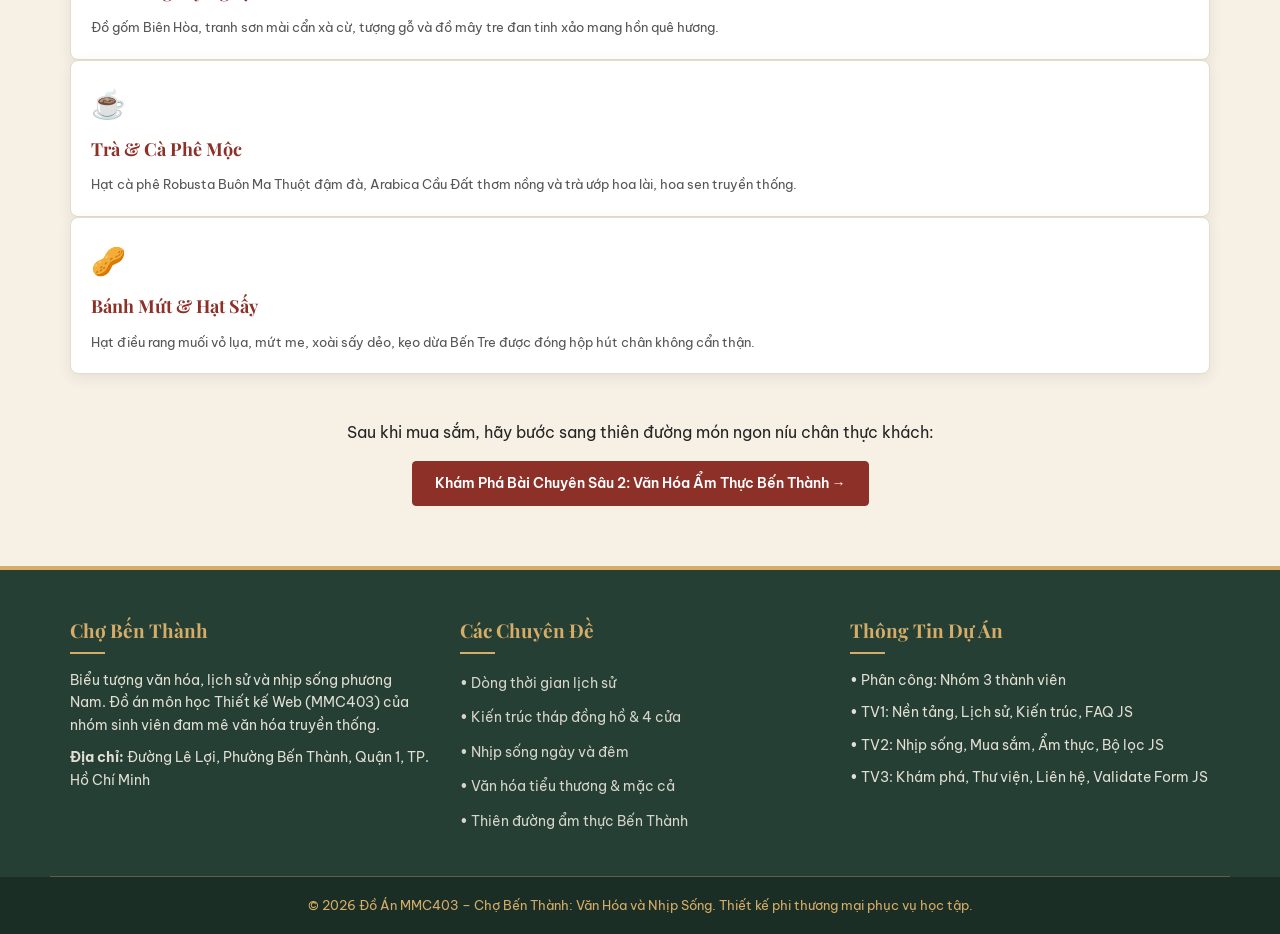
<file: CHO_BEN_THANH/Website/van-hoa-mua-sam.html>
<!DOCTYPE html>
<html lang="vi">
<!-- 
===================================================================
THANH VIEN: Thanh vien 2 (Tran Thi B - Phu trach Van hoa va Nhip song)
TRANG/CHUC NANG: van-hoa-mua-sam.html - Chuyen de Van hoa mua sam tai Cho Ben Thanh
MO TA: Kham pha van hoa tieu thuong da ngon ngu, tinh cach hao sang Nam Bo va nghe thuat mac ca vui ve, van minh.
===================================================================
-->
<head>
  <meta charset="UTF-8">
  <meta name="viewport" content="width=device-width, initial-scale=1.0">
  <meta name="description" content="Kham pha van hoa tieu thuong Cho Ben Thanh, bi quyet mac ca vui ve van minh va nhung mat hang luu niem dac trung Sai Gon.">
  <title>Văn Hóa Mua Sắm & Nghệ Thuật Tiểu Thương | Chợ Bến Thành</title>
  
  <link rel="icon" type="image/png" href="./images/logo-cho-ben-thanh.png">
  
  <link rel="preconnect" href="https://fonts.googleapis.com">
  <link rel="preconnect" href="https://fonts.gstatic.com" crossorigin>
  <link href="https://fonts.googleapis.com/css2?family=Be+Vietnam+Pro:wght@400;500;600;700&family=Playfair+Display:wght@600;700;800&display=swap" rel="stylesheet">
  
  <link rel="stylesheet" href="./css/common.css">
  <link rel="stylesheet" href="./css/thanhvien2.css">
</head>
<body>

  <!-- =======================================================
       PHAN 1: HEADER
       ======================================================= -->
  <header class="phan-dau-trang">
    <div class="hop-header">
      <a href="index.html" class="logo-thuong-hieu" title="Trang chủ Chợ Bến Thành">
        <img src="./images/logo-cho-ben-thanh.png" alt="Logo Chợ Bến Thành - Văn Hóa và Nhịp Sống" class="logo-anh-bieu-tuong">
        <div class="logo-chu">
          <h2>Chợ Bến Thành</h2>
          <span>Văn Hóa &bull; Nhịp Sống &bull; Di Sản</span>
        </div>
      </a>
      <nav class="thanh-dieu-huong" aria-label="Menu dieu huong chinh">
        <ul>
          <li><a href="index.html">Trang Chủ</a></li>
          <li><a href="lich-su.html">Lịch Sử</a></li>
          <li><a href="kien-truc.html">Kiến Trúc</a></li>
          <li><a href="nhip-song.html">Nhịp Sống</a></li>
          <li><a href="van-hoa-mua-sam.html" class="trang-hien-tai">Mua Sắm</a></li>
          <li><a href="am-thuc.html">Ẩm Thực</a></li>
          <li><a href="kham-pha.html">Khám Phá</a></li>
          <li><a href="thu-vien.html">Thư Viện</a></li>
          <li><a href="lien-he.html">Liên Hệ</a></li>
        </ul>
      </nav>
    </div>
  </header>

  <!-- =======================================================
       PHAN 2: HERO BANNER
       ======================================================= -->
  <section class="hero-banner-tv2">
    <div class="khung-chua">
      <h1 style="margin-top: 10px;">Văn Hóa Mua Sắm & Nghệ Thuật Tiểu Thương</h1>
      <p>Nơi mỗi nụ cười, mỗi lời chào bằng nhiều thứ tiếng và câu chuyện mặc cả đều trở thành một nét văn hóa tao nhã, đậm đà tình người xứ Nam Kỳ.</p>
      <div class="duong-dan-trang" style="margin-top: 15px; font-size: 13px; color: #F0DFC0;">
        <a href="index.html" style="color: var(--mau-vang-co); text-decoration: underline;">Trang chủ</a> &raquo; <a href="nhip-song.html" style="color: var(--mau-vang-co); text-decoration: underline;">Nhịp Sống</a> &raquo; <span>Mua Sắm</span>
      </div>
    </div>
  </section>

  <!-- =======================================================
       PHAN 3: GIOI THIEU
       ======================================================= -->
  <section class="phan-than-chinh" style="padding-bottom: 10px;">
    <div class="khung-chua">
      <div class="tieu-de-khoi">
        <h2>Tiểu Thương – "Những Nhà Ngoại Giao Bình Dân"</h2>
      </div>

      <div style="max-width: 900px; margin: 0 auto; background: #fff; padding: 30px; border-radius: 8px; border: 1px solid var(--mau-vien); box-shadow: var(--bong-do);">
        <p style="font-size: 15px; line-height: 1.8; margin-bottom: 15px; color: #333;">
          Một trong những điều khiến du khách quốc tế ngạc nhiên nhất khi bước chân vào Chợ Bến Thành chính là khả năng ngôn ngữ tuyệt vời của các tiểu thương. Rất nhiều cô chú bán hàng chưa từng qua trường lớp ngoại ngữ chuyên nghiệp nhưng có thể lưu loát chào mời, báo giá và trò chuyện bằng tiếng Anh, tiếng Pháp, tiếng Nhật, tiếng Hàn và tiếng Hoa.
        </p>
        <p style="font-size: 15px; line-height: 1.8; color: #555;">
          Họ không đơn thuần là người bán hàng, mà chính là những đại sứ văn hóa đầu tiên tiếp xúc và để lại ấn tượng tốt đẹp trong lòng du khách bằng nụ cười đôn hậu, tính cách cởi mở và phóng khoáng đặc trưng của người Sài Gòn.
        </p>
      </div>
    </div>
  </section>

  <!-- =======================================================
       PHAN 4: NOI DUNG
       ======================================================= -->
  <section class="phan-than-chinh">
    <div class="khung-chua">

      <!-- Hop kinh nghiem mac ca van minh -->
      <div class="hop-meo-mac-ca" style="max-width: 900px; margin: 0 auto 40px auto;">
        <h3>Nghệ Thuật Mặc Cả: Vui Vẻ, Tôn Trọng & Văn Minh</h3>
        <p style="font-size: 14px; color: #555; line-height: 1.7;">
          Tại các khu chợ truyền thống Đông Nam Á, mặc cả (trả giá) không phải là cuộc tranh cãi căng thẳng mà là một hình thức giao lưu tương tác mang tính tập quán. Hãy bỏ túi những nguyên tắc vàng dưới đây để có trải nghiệm mua sắm hài lòng nhất:
        </p>

        <div class="danh-sach-meo">
          <div class="muc-meo">
            <strong>1. Nụ Cười Luôn Là Chìa Khóa</strong>
            <p style="font-size: 13px; color: #666; margin: 0;">Một câu chào thân thiện kèm nụ cười tươi sẽ tạo không khí thoải mái cho cả người mua và người bán trước khi thương lượng giá.</p>
          </div>

          <div class="muc-meo">
            <strong>2. Tránh Trả Giá Vào Sáng Sớm</strong>
            <p style="font-size: 13px; color: #666; margin: 0;">Người buôn bán rất kiêng kỵ việc kỳ kèo "mở hàng" đầu ngày. Nếu ghé vào sáng sớm (06:00 – 08:00), chỉ nên hỏi giá khi bạn thực sự có ý định mua.</p>
          </div>

          <div class="muc-meo">
            <strong>3. Biên Độ Trả Giá Hợp Lý</strong>
            <p style="font-size: 13px; color: #666; margin: 0;">Đối với hàng quần áo lưu niệm, thủ công mỹ nghệ, mức đề xuất giảm từ 20% – 30% là hợp lý. Không nên trả giá quá thấp (dưới 50%) gây mất vui.</p>
          </div>

          <div class="muc-meo">
            <strong>4. Thanh Toán Linh Hoạt</strong>
            <p style="font-size: 13px; color: #666; margin: 0;">Hiện nay hầu hết các quầy hàng đều hỗ trợ thanh toán chuyển khoản mã QR ngân hàng hoặc ví điện tử cực kỳ tiện lợi bên cạnh tiền mặt VNĐ.</p>
          </div>
        </div>
      </div>

      <!-- 4 Nhom mat hang luu niem khong the bo qua -->
      <div class="tieu-de-khoi">
        <h2>Bốn Nhóm Hàng Hóa Tiêu Biểu</h2>
      </div>

      <div class="luoi-3-cot" style="grid-template-columns: repeat(4, 1fr); gap: 20px;">
        
        <div class="the-bai-viet">
          <div class="the-bai-viet-noi-dung">
            <div style="font-size: 28px; margin-bottom: 8px;">🧣</div>
            <h3 style="font-size: 18px;">Vải Vóc & Áo Dài</h3>
            <p style="font-size: 13px; color: #555;">Tơ tằm tự nhiên, lụa Vạn Phúc, gấm hoa và dịch vụ may đo áo dài lấy nhanh trong ngày cho khách nước ngoài.</p>
          </div>
        </div>

        <div class="the-bai-viet">
          <div class="the-bai-viet-noi-dung">
            <div style="font-size: 28px; margin-bottom: 8px;">🏺</div>
            <h3 style="font-size: 18px;">Thủ Công Mỹ Nghệ</h3>
            <p style="font-size: 13px; color: #555;">Đồ gốm Biên Hòa, tranh sơn mài cẩn xà cừ, tượng gỗ và đồ mây tre đan tinh xảo mang hồn quê hương.</p>
          </div>
        </div>

        <div class="the-bai-viet">
          <div class="the-bai-viet-noi-dung">
            <div style="font-size: 28px; margin-bottom: 8px;">☕</div>
            <h3 style="font-size: 18px;">Trà & Cà Phê Mộc</h3>
            <p style="font-size: 13px; color: #555;">Hạt cà phê Robusta Buôn Ma Thuột đậm đà, Arabica Cầu Đất thơm nồng và trà ướp hoa lài, hoa sen truyền thống.</p>
          </div>
        </div>

        <div class="the-bai-viet">
          <div class="the-bai-viet-noi-dung">
            <div style="font-size: 28px; margin-bottom: 8px;">🥜</div>
            <h3 style="font-size: 18px;">Bánh Mứt & Hạt Sấy</h3>
            <p style="font-size: 13px; color: #555;">Hạt điều rang muối vỏ lụa, mứt me, xoài sấy dẻo, kẹo dừa Bến Tre được đóng hộp hút chân không cẩn thận.</p>
          </div>
        </div>

      </div>

      <div style="text-align: center; margin-top: 45px;">
        <p style="font-size: 16px; margin-bottom: 15px;">Sau khi mua sắm, hãy bước sang thiên đường món ngon níu chân thực khách:</p>
        <a href="am-thuc.html" class="nut-chinh">Khám Phá Bài Chuyên Sâu 2: Văn Hóa Ẩm Thực Bến Thành &rarr;</a>
      </div>

    </div>
  </section>

  <!-- =======================================================
       PHAN 5: FOOTER
       ======================================================= -->
  <footer class="phan-chan-trang">
    <div class="khung-chua hop-footer">
      <div class="cot-footer">
        <h3>Chợ Bến Thành</h3>
        <p>Biểu tượng văn hóa, lịch sử và nhịp sống phương Nam. Đồ án môn học Thiết kế Web (MMC403) của nhóm sinh viên đam mê văn hóa truyền thống.</p>
        <p><strong>Địa chỉ:</strong> Đường Lê Lợi, Phường Bến Thành, Quận 1, TP. Hồ Chí Minh</p>
      </div>

      <div class="cot-footer">
        <h3>Các Chuyên Đề</h3>
        <ul>
          <li><a href="lich-su.html">&bull; Dòng thời gian lịch sử</a></li>
          <li><a href="kien-truc.html">&bull; Kiến trúc tháp đồng hồ & 4 cửa</a></li>
          <li><a href="nhip-song.html">&bull; Nhịp sống ngày và đêm</a></li>
          <li><a href="van-hoa-mua-sam.html">&bull; Văn hóa tiểu thương & mặc cả</a></li>
          <li><a href="am-thuc.html">&bull; Thiên đường ẩm thực Bến Thành</a></li>
        </ul>
      </div>

      <div class="cot-footer">
        <h3>Thông Tin Dự Án</h3>
        <p>• Phân công: Nhóm 3 thành viên</p>
        <p>• TV1: Nền tảng, Lịch sử, Kiến trúc, FAQ JS</p>
        <p>• TV2: Nhịp sống, Mua sắm, Ẩm thực, Bộ lọc JS</p>
        <p>• TV3: Khám phá, Thư viện, Liên hệ, Validate Form JS</p>
      </div>
    </div>
    <div class="chan-trang-ban-quyen">
      &copy; 2026 Đồ Án MMC403 – Chợ Bến Thành: Văn Hóa và Nhịp Sống. Thiết kế phi thương mại phục vụ học tập.
    </div>
  </footer>

</body>
</html>
</file>
<file: CHO_BEN_THANH/Website/css/common.css>
/* 
===================================================================
THANH VIEN: Thanh vien 1 (Nhom truong - Phu trach Nen tang Website)
TRANG/CHUC NANG: common.css - He thong phong cach dung chung
MO TA: Thiet lap bien mau sac, kieu chu, Reset CSS, Header, Thanh dieu huong, Footer va Khung layout co ban cho ca 9 trang
===================================================================
*/

/* --- 1. BIEN MAU SAC VA THIET LAP HE THONG (DESIGN TOKENS) --- */
:root {
  --mau-do-gach: #8C3028;     /* Mau ngói co, mau thuong hieu chinh */
  --mau-vang-co: #D6AD68;     /* Mau vang co thap dong ho, hoa van */
  --mau-kem-nen: #F6F0E5;     /* Mau kem giay do trang nha, tao cam giac am cung */
  --mau-xanh-reu: #263F35;    /* Mau xanh tram mac, phong cach Dong Duong */
  --mau-den-than: #242424;    /* Mau chu van ban chinh, de doc */
  --mau-trang: #FFFFFF;       /* Mau trang tinh khiet cho the card */
  --mau-vien: #E5DCCB;        /* Mau vien nhe nhang */
  --bong-do: 0 4px 15px rgba(36, 36, 36, 0.08); /* Do bong mem mai */
  --font-tieu-de: 'Playfair Display', Georgia, serif;
  --font-noi-dung: 'Be Vietnam Pro', -apple-system, BlinkMacSystemFont, sans-serif;
  --do-rong-toi-da: 1200px;
}

/* --- 2. RESET CSS CO BAN --- */
* {
  margin: 0;
  padding: 0;
  box-sizing: border-box;
}

body {
  font-family: var(--font-noi-dung);
  background-color: var(--mau-kem-nen);
  color: var(--mau-den-than);
  line-height: 1.65;
  font-size: 16px;
  -webkit-font-smoothing: antialiased;
}

a {
  text-decoration: none;
  color: inherit;
  transition: color 0.3s ease;
}

img {
  max-width: 100%;
  height: auto;
  display: block;
}

ul {
  list-style: none;
}

/* Khung chua gioi han be ngang de trang khong bi tran */
.khung-chua {
  width: 100%;
  max-width: var(--do-rong-toi-da);
  margin: 0 auto;
  padding: 0 20px;
}

/* 
===================================================================
CSS HEADER
===================================================================
*/
.phan-dau-trang {
  background-color: var(--mau-trang);
  border-bottom: 2px solid var(--mau-vang-co);
  position: sticky;
  top: 0;
  z-index: 999;
  box-shadow: var(--bong-do);
}



.hop-header {
  display: flex;
  align-items: center;
  justify-content: space-between;
  padding: 14px 20px;
  max-width: var(--do-rong-toi-da);
  margin: 0 auto;
}

.logo-thuong-hieu {
  display: flex;
  align-items: center;
  gap: 12px;
}

.logo-bieu-tuong {
  width: 44px;
  height: 44px;
  background-color: var(--mau-do-gach);
  color: var(--mau-vang-co);
  border-radius: 50%;
  display: flex;
  align-items: center;
  justify-content: center;
  font-family: var(--font-tieu-de);
  font-weight: 700;
  font-size: 20px;
  border: 2px solid var(--mau-vang-co);
}

.logo-anh-bieu-tuong {
  width: 50px;
  height: 50px;
  border-radius: 50%;
  object-fit: cover;
  box-shadow: 0 2px 8px rgba(0, 0, 0, 0.12);
  border: 2px solid var(--mau-vang-co);
  transition: transform 0.3s ease;
  flex-shrink: 0;
}

.logo-thuong-hieu:hover .logo-anh-bieu-tuong {
  transform: scale(1.08);
}

.logo-chu h2 {
  font-family: var(--font-tieu-de);
  font-size: 22px;
  color: var(--mau-do-gach);
  line-height: 1.1;
  text-transform: uppercase;
  letter-spacing: 1px;
}

.logo-chu span {
  font-size: 11px;
  color: var(--mau-xanh-reu);
  font-weight: 600;
  letter-spacing: 1.5px;
  text-transform: uppercase;
}

/* Menu dieu huong chinh */
.thanh-dieu-huong ul {
  display: flex;
  align-items: center;
  gap: 8px;
  flex-wrap: wrap;
}

.thanh-dieu-huong a {
  display: block;
  padding: 8px 12px;
  font-size: 14px;
  font-weight: 500;
  color: var(--mau-den-than);
  border-radius: 4px;
  transition: all 0.25s ease;
}

.thanh-dieu-huong a:hover,
.thanh-dieu-huong a.trang-hien-tai {
  background-color: var(--mau-do-gach);
  color: var(--mau-trang);
}

/* 
===================================================================
CSS BANNER
===================================================================
*/
.hero-banner-chung {
  background-color: var(--mau-do-gach);
  color: var(--mau-trang);
  padding: 50px 20px;
  text-align: center;
  position: relative;
  border-bottom: 4px solid var(--mau-vang-co);
}

.hero-banner-chung h1 {
  font-family: var(--font-tieu-de);
  font-size: 34px;
  margin-bottom: 12px;
  color: var(--mau-vang-co);
}

.hero-banner-chung p {
  font-size: 16px;
  max-width: 700px;
  margin: 0 auto;
  opacity: 0.95;
}

.duong-dan-trang {
  margin-top: 15px;
  font-size: 13px;
  color: #F0DFC0;
}

.duong-dan-trang a {
  color: var(--mau-vang-co);
  text-decoration: underline;
}

/* 
===================================================================
CSS NOI DUNG
===================================================================
*/
.phan-than-chinh {
  padding: 40px 0 60px 0;
}

.tieu-de-khoi {
  text-align: center;
  margin-bottom: 35px;
}



.tieu-de-khoi h2 {
  font-family: var(--font-tieu-de);
  font-size: 28px;
  color: var(--mau-do-gach);
  position: relative;
  display: inline-block;
}

.tieu-de-khoi h2::after {
  content: '';
  display: block;
  width: 60px;
  height: 3px;
  background-color: var(--mau-vang-co);
  margin: 10px auto 0 auto;
  border-radius: 2px;
}

/* Cac nut bam hanh dong */
.nut-chinh {
  display: inline-block;
  background-color: var(--mau-do-gach);
  color: var(--mau-trang);
  padding: 10px 22px;
  border-radius: 4px;
  font-weight: 600;
  font-size: 14px;
  border: 1px solid var(--mau-do-gach);
  cursor: pointer;
  transition: all 0.3s ease;
}

.nut-chinh:hover {
  background-color: #6d241d;
  color: var(--mau-trang);
  transform: translateY(-2px);
  box-shadow: 0 4px 10px rgba(140, 48, 40, 0.3);
}

.nut-phu {
  display: inline-block;
  background-color: transparent;
  color: var(--mau-do-gach);
  padding: 10px 22px;
  border-radius: 4px;
  font-weight: 600;
  font-size: 14px;
  border: 1px solid var(--mau-do-gach);
  cursor: pointer;
  transition: all 0.3s ease;
}

.nut-phu:hover {
  background-color: var(--mau-do-gach);
  color: var(--mau-trang);
}

/* Hop the card noi dung */
.the-bai-viet {
  background-color: var(--mau-trang);
  border-radius: 8px;
  overflow: hidden;
  box-shadow: var(--bong-do);
  border: 1px solid var(--mau-vien);
  transition: transform 0.3s ease, box-shadow 0.3s ease;
}

.the-bai-viet:hover {
  transform: translateY(-4px);
  box-shadow: 0 8px 20px rgba(36, 36, 36, 0.12);
}

.the-bai-viet-noi-dung {
  padding: 20px;
}

.the-bai-viet-noi-dung h3 {
  font-family: var(--font-tieu-de);
  font-size: 20px;
  color: var(--mau-do-gach);
  margin-bottom: 10px;
}

.chu-thich-hinh-anh {
  font-size: 13px;
  font-style: italic;
  color: #666;
  text-align: center;
  padding: 8px 12px;
  background-color: #F8F5EE;
  border-top: 1px dashed var(--mau-vien);
}

/* 
===================================================================
CSS FOOTER
===================================================================
*/
.phan-chan-trang {
  background-color: var(--mau-xanh-reu);
  color: var(--mau-kem-nen);
  padding-top: 45px;
  border-top: 4px solid var(--mau-vang-co);
}

.hop-footer {
  display: flex;
  justify-content: space-between;
  gap: 30px;
  flex-wrap: wrap;
  padding-bottom: 35px;
  border-bottom: 1px solid rgba(214, 173, 104, 0.3);
}

.cot-footer {
  flex: 1 1 250px;
}

.cot-footer h3 {
  font-family: var(--font-tieu-de);
  font-size: 19px;
  color: var(--mau-vang-co);
  margin-bottom: 15px;
  position: relative;
  padding-bottom: 8px;
}

.cot-footer h3::after {
  content: '';
  position: absolute;
  bottom: 0;
  left: 0;
  width: 35px;
  height: 2px;
  background-color: var(--mau-vang-co);
}

.cot-footer p {
  font-size: 14px;
  line-height: 1.6;
  opacity: 0.9;
  margin-bottom: 10px;
}

.cot-footer ul li {
  margin-bottom: 8px;
}

.cot-footer ul li a {
  font-size: 14px;
  opacity: 0.85;
  transition: opacity 0.2s, padding-left 0.2s;
}

.cot-footer ul li a:hover {
  opacity: 1;
  color: var(--mau-vang-co);
  padding-left: 4px;
}

.chan-trang-ban-quyen {
  text-align: center;
  padding: 18px 20px;
  font-size: 13px;
  background-color: #1b2e26;
  color: #D6AD68;
}

/* 
===================================================================
CSS RESPONSIVE
===================================================================
*/
/* Tối ưu màn hình Desktop tiêu chuẩn (1366px) */
@media screen and (max-width: 1366px) {
  .khung-chua {
    max-width: 1180px;
  }
}

/* Tối ưu Tablet (992px) */
@media screen and (max-width: 992px) {
  .hop-header {
    flex-direction: column;
    gap: 15px;
  }
  .thanh-dieu-huong ul {
    justify-content: center;
  }
}

@media screen and (max-width: 576px) {
  .logo-chu h2 {
    font-size: 18px;
  }
  .thanh-dieu-huong ul {
    gap: 4px;
  }
  .thanh-dieu-huong a {
    font-size: 12px;
    padding: 6px 8px;
  }
  .hero-banner-chung {
    padding: 35px 15px;
  }
  .hero-banner-chung h1 {
    font-size: 24px;
  }
  .tieu-de-khoi h2 {
    font-size: 22px;
  }
  .hop-footer {
    flex-direction: column;
    gap: 20px;
  }
}
</file>
<file: CHO_BEN_THANH/Website/css/thanhvien1.css>
/* 
===================================================================
THANH VIEN: Thanh vien 1 (Nhom truong)
TRANG/CHUC NANG: thanhvien1.css - Trang chu, Lich su, Kien truc va FAQ Accordion
MO TA: Quy dinh layout luoi (Grid/Flexbox) cho trang chu, timeline dong thoi gian lich su, khoi kien truc chuyen sau va phong cach cho bo cau hoi FAQ
===================================================================
*/

/* 
===================================================================
CSS HEADER
===================================================================
*/
/* Thanh phan bo sung cho Header cua TV1 neu can */
.tv1-header-badge {
  display: inline-block;
  background-color: var(--mau-vang-co);
  color: var(--mau-den-than);
  font-size: 11px;
  font-weight: 700;
  padding: 2px 8px;
  border-radius: 4px;
}

/* 
===================================================================
CSS BANNER
===================================================================
*/
/* Banner lon doc quyen tai Trang chu - Toan man hinh (Full Screen) */
.hero-trang-chu {
  position: relative;
  width: 100%;
  height: calc(100vh - 74px); /* Chiem tron ven man hinh con lai ben duoi Header */
  min-height: 520px;
  background-image: url('../images/banner/banner-chinh.jpg');
  background-size: cover;
  background-position: center center;
  background-repeat: no-repeat;
  border-bottom: 4px solid var(--mau-vang-co);
  box-shadow: 0 4px 20px rgba(0, 0, 0, 0.12);
}

/* 
===================================================================
CSS NOI DUNG
===================================================================
*/

/* --- A. TRANG CHU: CAC KHOI GIOI THIEU & CHUYEN DE --- */
.luoi-3-cot {
  display: grid;
  grid-template-columns: repeat(3, 1fr);
  gap: 25px;
  margin-top: 20px;
}

.khoi-diem-nhan {
  background: var(--mau-trang);
  border-radius: 8px;
  padding: 28px 24px;
  text-align: center;
  border-top: 4px solid var(--mau-do-gach);
  box-shadow: var(--bong-do);
  border: 1px solid var(--mau-vien);
}

.bieu-tuong-icon {
  width: 55px;
  height: 55px;
  margin: 0 auto 16px auto;
  background-color: var(--mau-kem-nen);
  color: var(--mau-do-gach);
  border-radius: 50%;
  display: flex;
  align-items: center;
  justify-content: center;
  font-size: 24px;
  font-weight: bold;
  border: 1px solid var(--mau-vang-co);
}

.khoi-diem-nhan h3 {
  font-family: var(--font-tieu-de);
  font-size: 20px;
  color: var(--mau-do-gach);
  margin-bottom: 10px;
}

.khoi-diem-nhan p {
  font-size: 14px;
  color: #555;
  margin-bottom: 16px;
}

/* --- B. CHUC NANG JAVASCRIPT 1: FAQ ACCORDION TAI TRANG CHU --- */
.khung-faq {
  max-width: 900px;
  margin: 0 auto;
  background-color: var(--mau-trang);
  border-radius: 8px;
  padding: 25px 30px;
  box-shadow: var(--bong-do);
  border: 1px solid var(--mau-vien);
}

.faq-danh-sach {
  display: flex;
  flex-direction: column;
  gap: 14px;
  margin-top: 20px;
}

.faq-muc {
  border: 1px solid var(--mau-vien);
  border-radius: 6px;
  overflow: hidden;
  background-color: #FAF7F2;
  transition: all 0.25s ease;
}

.faq-muc.dang-mo {
  border-color: var(--mau-do-gach);
  background-color: var(--mau-trang);
}

.faq-nut-hoi {
  width: 100%;
  text-align: left;
  background: none;
  border: none;
  padding: 16px 20px;
  font-family: var(--font-noi-dung);
  font-size: 16px;
  font-weight: 600;
  color: var(--mau-den-than);
  cursor: pointer;
  display: flex;
  justify-content: space-between;
  align-items: center;
  gap: 15px;
}

.faq-nut-hoi:hover {
  color: var(--mau-do-gach);
}

.faq-icon-trang-thai {
  font-size: 20px;
  font-weight: bold;
  color: var(--mau-do-gach);
  transition: transform 0.3s ease;
  flex-shrink: 0;
}

.faq-muc.dang-mo .faq-icon-trang-thai {
  transform: rotate(45deg); /* Dau + xoay thanh dau x hoac dau tru */
  color: var(--mau-vang-co);
}

.faq-tra-loi {
  display: none;
  padding: 0 20px 18px 20px;
  font-size: 15px;
  color: #444;
  line-height: 1.65;
  border-top: 1px dashed var(--mau-vien);
  margin-top: 5px;
  padding-top: 12px;
}

.faq-muc.dang-mo .faq-tra-loi {
  display: block; /* Hien thi khi duoc click */
}

/* --- C. TRANG LICH SU: TIMELINE DONG THOI GIAN --- */
.dong-thoi-gian {
  position: relative;
  max-width: 860px;
  margin: 30px auto;
  padding-left: 30px;
  border-left: 3px solid var(--mau-vang-co);
}

.moc-thoi-gian {
  position: relative;
  margin-bottom: 35px;
  padding-left: 20px;
}

.moc-thoi-gian::before {
  content: '';
  position: absolute;
  left: -38px;
  top: 4px;
  width: 16px;
  height: 16px;
  background-color: var(--mau-do-gach);
  border: 3px solid var(--mau-vang-co);
  border-radius: 50%;
}

.moc-nam {
  display: inline-block;
  background-color: var(--mau-do-gach);
  color: var(--mau-trang);
  font-weight: 700;
  font-size: 14px;
  padding: 3px 12px;
  border-radius: 4px;
  margin-bottom: 8px;
}

.moc-thoi-gian h3 {
  font-family: var(--font-tieu-de);
  font-size: 20px;
  color: var(--mau-do-gach);
  margin-bottom: 8px;
}

.moc-thoi-gian p {
  font-size: 15px;
  color: #444;
}

/* --- D. TRANG KIEN TRUC: KHOI 4 CONG & PHU DIEU GOM --- */
.luoi-kien-truc-2-cot {
  display: grid;
  grid-template-columns: 1fr 1fr;
  gap: 30px;
  align-items: center;
  margin-bottom: 45px;
}

.luoi-4-cong {
  display: grid;
  grid-template-columns: repeat(2, 1fr);
  gap: 20px;
  margin-top: 25px;
}

.the-cong {
  background: var(--mau-trang);
  border: 1px solid var(--mau-vien);
  border-radius: 8px;
  padding: 20px;
  border-left: 5px solid var(--mau-do-gach);
  box-shadow: var(--bong-do);
}

.the-cong h4 {
  font-family: var(--font-tieu-de);
  font-size: 18px;
  color: var(--mau-do-gach);
  margin-bottom: 6px;
}

.the-cong span {
  font-size: 13px;
  font-weight: 600;
  color: var(--mau-xanh-reu);
  display: block;
  margin-bottom: 8px;
}

.the-cong p {
  font-size: 14px;
  color: #555;
}

/* 
===================================================================
CSS FOOTER
===================================================================
*/
/* Phong cach bo sung cho footer cua TV1 neu can thiet */
.tv1-footer-ghi-chu {
  font-size: 12px;
  color: #C2BAA8;
  margin-top: 6px;
}

/* 
===================================================================
CSS RESPONSIVE
===================================================================
*/
/* Tablet */
@media screen and (max-width: 992px) {
  .luoi-3-cot {
    grid-template-columns: repeat(2, 1fr);
  }
  .luoi-kien-truc-2-cot {
    grid-template-columns: 1fr;
  }
}

/* Mobile (390px va nho hon) */
@media screen and (max-width: 576px) {
  .hero-trang-chu {
    height: 55vh;
    min-height: 320px;
  }
  .luoi-3-cot {
    grid-template-columns: 1fr;
  }
  .luoi-4-cong {
    grid-template-columns: 1fr;
  }
  .dong-thoi-gian {
    padding-left: 20px;
  }
  .moc-thoi-gian::before {
    left: -28px;
  }
  .khung-faq {
    padding: 18px 15px;
  }
  .faq-nut-hoi {
    font-size: 14px;
    padding: 12px 14px;
  }
}
</file>
<file: CHO_BEN_THANH/Website/css/thanhvien2.css>
/* 
===================================================================
THANH VIEN: Thanh vien 2 (Tran Thi B - Phu trach Van hoa va Nhip song)
TRANG/CHUC NANG: thanhvien2.css - Nhip song, Van hoa mua sam, Am thuc va Bo loc trai nghiem
MO TA: Thiet ke layout cho 3 trang thuoc Chuyen de 2, he thong the card trai nghiem ngay/dem, giao dien bo loc danh muc bang JS va khu vuc am thuc chuyen sau.
===================================================================
*/

/* 
===================================================================
CSS HEADER
===================================================================
*/
/* Giu nguyen header tu common.css, bo sung huy hieu chuyen de neu can */
.tv2-chuyen-de-badge {
  display: inline-block;
  background-color: var(--mau-xanh-reu);
  color: var(--mau-kem-nen);
  font-size: 11px;
  font-weight: 600;
  padding: 3px 10px;
  border-radius: 12px;
}

/* 
===================================================================
CSS BANNER
===================================================================
*/
.hero-banner-tv2 {
  background-color: var(--mau-do-gach);
  color: var(--mau-trang);
  padding: 50px 20px;
  text-align: center;
  position: relative;
  border-bottom: 4px solid var(--mau-vang-co);
}

.hero-banner-tv2 h1 {
  font-family: var(--font-tieu-de);
  font-size: 34px;
  margin-bottom: 12px;
  color: var(--mau-vang-co);
}

.hero-banner-tv2 p {
  font-size: 16px;
  max-width: 700px;
  margin: 0 auto;
  opacity: 0.95;
}

/* 
===================================================================
CSS NOI DUNG
===================================================================
*/

/* --- A. CHUC NANG JAVASCRIPT 2: BO LOC TRAI NGHIEM THEO DANH MUC --- */
.khung-bo-loc {
  margin: 30px 0 40px 0;
  text-align: center;
}

.thanh-nut-loc {
  display: flex;
  justify-content: center;
  gap: 12px;
  flex-wrap: wrap;
  margin-bottom: 30px;
}

.nut-loc {
  background-color: var(--mau-trang);
  color: var(--mau-den-than);
  border: 1px solid var(--mau-vien);
  padding: 10px 22px;
  border-radius: 30px;
  font-family: var(--font-noi-dung);
  font-size: 14px;
  font-weight: 600;
  cursor: pointer;
  transition: all 0.25s ease;
  box-shadow: 0 2px 6px rgba(0,0,0,0.04);
}

.nut-loc:hover {
  background-color: #F0DFC0;
  color: var(--mau-do-gach);
  border-color: var(--mau-vang-co);
}

/* Trang thai nut dang duoc kich hoat bo loc */
.nut-loc.dang-chon {
  background-color: var(--mau-do-gach);
  color: var(--mau-trang);
  border-color: var(--mau-do-gach);
  box-shadow: 0 4px 12px rgba(140, 48, 40, 0.25);
}

/* Luoi chua danh sach cac the trai nghiem */
.luoi-trai-nghiem {
  display: grid;
  grid-template-columns: repeat(3, 1fr);
  gap: 25px;
}

.the-trai-nghiem {
  background: var(--mau-trang);
  border-radius: 8px;
  overflow: hidden;
  border: 1px solid var(--mau-vien);
  box-shadow: var(--bong-do);
  display: flex;
  flex-direction: column;
  transition: transform 0.3s ease, opacity 0.3s ease;
}

.the-trai-nghiem:hover {
  transform: translateY(-5px);
  box-shadow: 0 8px 20px rgba(36, 36, 36, 0.12);
}

/* Lop an danh cho cac the bi bo loc loai bo */
.the-trai-nghiem.an {
  display: none !important;
}

.the-trai-nghiem-header {
  position: relative;
  background-color: #ece5d8;
  height: 190px;
  overflow: hidden;
}

.the-trai-nghiem-header img {
  width: 100%;
  height: 100%;
  object-fit: cover;
  transition: transform 0.4s ease;
}

.the-trai-nghiem:hover .the-trai-nghiem-header img {
  transform: scale(1.05);
}

.nhan-phan-loai {
  position: absolute;
  top: 12px;
  left: 12px;
  background-color: rgba(38, 63, 53, 0.9);
  color: var(--mau-kem-nen);
  font-size: 11px;
  font-weight: 700;
  padding: 4px 10px;
  border-radius: 4px;
  text-transform: uppercase;
  letter-spacing: 1px;
}

.the-trai-nghiem-body {
  padding: 20px;
  display: flex;
  flex-direction: column;
  flex-grow: 1;
}

.the-trai-nghiem-body h3 {
  font-family: var(--font-tieu-de);
  font-size: 19px;
  color: var(--mau-do-gach);
  margin-bottom: 8px;
}

.the-trai-nghiem-body p {
  font-size: 14px;
  color: #555;
  line-height: 1.6;
  margin-bottom: 15px;
  flex-grow: 1;
}

.the-trai-nghiem-footer {
  display: flex;
  justify-content: space-between;
  align-items: center;
  font-size: 12px;
  color: #888;
  border-top: 1px dashed var(--mau-vien);
  padding-top: 12px;
}

/* --- B. TRANG VAN HOA MUA SAM: NGHE THUAT MAC CA & TIEU THUONG --- */
.hop-meo-mac-ca {
  background-color: #FFFDF9;
  border-left: 5px solid var(--mau-vang-co);
  padding: 24px;
  border-radius: 6px;
  margin: 25px 0;
  box-shadow: var(--bong-do);
  border: 1px solid var(--mau-vien);
}

.hop-meo-mac-ca h3 {
  font-family: var(--font-tieu-de);
  font-size: 20px;
  color: var(--mau-do-gach);
  margin-bottom: 12px;
}

.danh-sach-meo {
  display: grid;
  grid-template-columns: repeat(2, 1fr);
  gap: 20px;
  margin-top: 15px;
}

.muc-meo {
  background: #FAF6EE;
  padding: 16px;
  border-radius: 6px;
  border: 1px solid var(--mau-vien);
}

.muc-meo strong {
  color: var(--mau-xanh-reu);
  display: block;
  margin-bottom: 6px;
  font-size: 15px;
}

/* --- C. TRANG AM THUC: BAI CHUYEN SAU 2 --- */
.luoi-am-thuc-mon-ngon {
  display: grid;
  grid-template-columns: repeat(3, 1fr);
  gap: 25px;
  margin-top: 30px;
}

.the-mon-an {
  background: var(--mau-trang);
  border-radius: 8px;
  overflow: hidden;
  box-shadow: var(--bong-do);
  border: 1px solid var(--mau-vien);
}

.the-mon-an-img {
  height: 200px;
  overflow: hidden;
  position: relative;
}

.the-mon-an-img img {
  width: 100%;
  height: 100%;
  object-fit: cover;
}

.the-mon-an-body {
  padding: 20px;
}

.the-mon-an-body h3 {
  font-family: var(--font-tieu-de);
  font-size: 19px;
  color: var(--mau-do-gach);
  margin-bottom: 6px;
}

.gia-uoc-tinh {
  color: var(--mau-vang-co);
  font-weight: 700;
  font-size: 14px;
  display: block;
  margin-bottom: 10px;
}

/* Khoi poster quang ba do TV2 thiet ke */
.khoi-poster-tv2 {
  max-width: 550px;
  margin: 30px auto;
  text-align: center;
}

/* 
===================================================================
CSS FOOTER
===================================================================
*/
.tv2-footer-lien-ket {
  font-size: 13px;
  color: var(--mau-vang-co);
}

/* 
===================================================================
CSS RESPONSIVE
===================================================================
*/
/* Tablet */
@media screen and (max-width: 992px) {
  .luoi-trai-nghiem {
    grid-template-columns: repeat(2, 1fr);
  }
  .luoi-am-thuc-mon-ngon {
    grid-template-columns: repeat(2, 1fr);
  }
  .danh-sach-meo {
    grid-template-columns: 1fr;
  }
}

/* Mobile (390px va nho hon) */
@media screen and (max-width: 576px) {
  .hero-banner-tv2 {
    padding: 35px 15px;
  }
  .hero-banner-tv2 h1 {
    font-size: 24px;
  }
  .thanh-nut-loc {
    gap: 8px;
  }
  .nut-loc {
    font-size: 12px;
    padding: 8px 14px;
  }
  .luoi-trai-nghiem {
    grid-template-columns: 1fr;
  }
  .luoi-am-thuc-mon-ngon {
    grid-template-columns: 1fr;
  }
}
</file>
<file: CHO_BEN_THANH/Website/css/thanhvien3.css>
/* 
===================================================================
THANH VIEN: Thanh vien 3 (Le Van C - Phu trach Trai nghiem va Lien he)
TRANG/CHUC NANG: thanhvien3.css - Kham pha, Thu vien, Lien he va Kiem tra bieu mau Form
MO TA: Thiet lap style cho Bang du lieu HTML, Luoi thu vien anh di san, Giao dien bieu mau lien he 5 truong va cac trang thai bao loi/thanh cong bang JS.
===================================================================
*/

/* 
===================================================================
CSS HEADER
===================================================================
*/
.tv3-chuyen-de-badge {
  display: inline-block;
  background-color: var(--mau-do-gach);
  color: var(--mau-trang);
  font-size: 11px;
  font-weight: 600;
  padding: 3px 10px;
  border-radius: 12px;
}

/* 
===================================================================
CSS BANNER
===================================================================
*/
.hero-banner-tv3 {
  background-color: var(--mau-do-gach);
  color: var(--mau-trang);
  padding: 50px 20px;
  text-align: center;
  position: relative;
  border-bottom: 4px solid var(--mau-vang-co);
}

.hero-banner-tv3 h1 {
  font-family: var(--font-tieu-de);
  font-size: 34px;
  margin-bottom: 12px;
  color: var(--mau-vang-co);
}

.hero-banner-tv3 p {
  font-size: 16px;
  max-width: 700px;
  margin: 0 auto;
  opacity: 0.95;
}

/* 
===================================================================
CSS NOI DUNG
===================================================================
*/

/* --- A. BANG DU LIEU HTML: LICH TRINH & THONG TIN TIEN ICH (TRANG KHAM-PHA.HTML) --- */
.khung-bang-cuon {
  width: 100%;
  overflow-x: auto;
  margin: 30px 0;
  background: var(--mau-trang);
  border-radius: 8px;
  box-shadow: var(--bong-do);
  border: 1px solid var(--mau-vien);
}

.bang-du-lieu {
  width: 100%;
  border-collapse: collapse;
  text-align: left;
  font-size: 14px;
  min-width: 650px;
}

.bang-du-lieu thead {
  background-color: var(--mau-do-gach);
  color: var(--mau-trang);
}

.bang-du-lieu th {
  padding: 16px 18px;
  font-family: var(--font-tieu-de);
  font-size: 15px;
  letter-spacing: 0.5px;
  font-weight: 600;
  border-bottom: 3px solid var(--mau-vang-co);
}

.bang-du-lieu td {
  padding: 14px 18px;
  border-bottom: 1px solid var(--mau-vien);
  color: #444;
}

.bang-du-lieu tbody tr:nth-child(even) {
  background-color: #FAF7F2; /* Xen ke mau nen kem nhe */
}

.bang-du-lieu tbody tr:hover {
  background-color: #F4EBD9;
}

.nhan-tinh-trang {
  display: inline-block;
  padding: 3px 10px;
  border-radius: 12px;
  font-size: 12px;
  font-weight: 600;
}

.nhan-tinh-trang.mo-cua {
  background-color: #E6F4EA;
  color: #137333;
}

.nhan-tinh-trang.dong-cua {
  background-color: #FCE8E6;
  color: #C5221F;
}

/* --- B. LUOI THU VIEN HINH ANH (TRANG THU-VIEN.HTML) --- */
.luoi-thu-vien {
  display: grid;
  grid-template-columns: repeat(3, 1fr);
  gap: 25px;
  margin-top: 30px;
}

.the-thu-vien {
  background: var(--mau-trang);
  border-radius: 8px;
  overflow: hidden;
  box-shadow: var(--bong-do);
  border: 1px solid var(--mau-vien);
  transition: transform 0.3s ease, box-shadow 0.3s ease;
  display: flex;
  flex-direction: column;
}

.the-thu-vien:hover {
  transform: translateY(-5px);
  box-shadow: 0 8px 22px rgba(36, 36, 36, 0.15);
}

.the-thu-vien-anh {
  height: 220px;
  position: relative;
  overflow: hidden;
}

.the-thu-vien-anh img {
  width: 100%;
  height: 100%;
  object-fit: cover;
  transition: transform 0.4s ease;
}

.the-thu-vien:hover .the-thu-vien-anh img {
  transform: scale(1.06);
}

.the-thu-vien-noi-dung {
  padding: 18px;
  flex-grow: 1;
  display: flex;
  flex-direction: column;
  justify-content: space-between;
}

.the-thu-vien-noi-dung h3 {
  font-family: var(--font-tieu-de);
  font-size: 18px;
  color: var(--mau-do-gach);
  margin-bottom: 8px;
}

/* --- C. CHUC NANG JAVASCRIPT 3: BIEU MAU LIEN HE & KIEM TRA DU LIEU (LIEN-HE.HTML) --- */
.bo-cuc-lien-he-2-cot {
  display: grid;
  grid-template-columns: 1fr 1.3fr;
  gap: 40px;
  align-items: start;
}

.hop-thong-tin-truc-tiep {
  background: var(--mau-trang);
  padding: 30px;
  border-radius: 8px;
  border: 1px solid var(--mau-vien);
  box-shadow: var(--bong-do);
}

.hop-thong-tin-truc-tiep h3 {
  font-family: var(--font-tieu-de);
  font-size: 22px;
  color: var(--mau-do-gach);
  margin-bottom: 18px;
}

.dong-thong-tin {
  display: flex;
  gap: 15px;
  margin-bottom: 20px;
}

.dong-thong-tin-icon {
  width: 40px;
  height: 40px;
  border-radius: 50%;
  background-color: var(--mau-kem-nen);
  color: var(--mau-do-gach);
  display: flex;
  align-items: center;
  justify-content: center;
  font-size: 18px;
  flex-shrink: 0;
  border: 1px solid var(--mau-vang-co);
}

.khung-form-gop-y {
  background: var(--mau-trang);
  padding: 35px 30px;
  border-radius: 8px;
  border: 1px solid var(--mau-vien);
  box-shadow: var(--bong-do);
}

.khung-form-gop-y h3 {
  font-family: var(--font-tieu-de);
  font-size: 22px;
  color: var(--mau-do-gach);
  margin-bottom: 10px;
}

.nhom-truong {
  margin-bottom: 20px;
}

.nhan-truong {
  display: block;
  font-size: 14px;
  font-weight: 600;
  color: var(--mau-den-than);
  margin-bottom: 6px;
}

.nhan-truong .dau-sao {
  color: #C5221F;
}

.o-nhap {
  width: 100%;
  padding: 12px 14px;
  font-family: var(--font-noi-dung);
  font-size: 14px;
  border: 1px solid var(--mau-vien);
  border-radius: 4px;
  background-color: #FAF8F5;
  transition: border-color 0.25s, box-shadow 0.25s;
}

.o-nhap:focus {
  outline: none;
  border-color: var(--mau-do-gach);
  background-color: #fff;
  box-shadow: 0 0 0 3px rgba(140, 48, 40, 0.15);
}

/* Trang thai bao loi khi nguoi dung nhap sai */
.o-nhap.co-loi {
  border-color: #D93025;
  background-color: #FFF5F5;
}

/* Trang thai hop le khi nguoi dung nhap dung */
.o-nhap.hop-le {
  border-color: #188038;
  background-color: #F6FCF7;
}

.thong-bao-loi {
  display: none;
  font-size: 12px;
  color: #D93025;
  margin-top: 5px;
  font-weight: 500;
}

.thong-bao-loi.hien-thi {
  display: block;
}

/* Hop thong bao gui thanh cong */
.hop-thanh-cong {
  display: none;
  background-color: #E6F4EA;
  color: #137333;
  padding: 18px 20px;
  border-radius: 6px;
  border: 1px solid #CEEAD6;
  margin-bottom: 20px;
  font-size: 15px;
}

.hop-thanh-cong.hien-thi {
  display: block;
}

/* Khoi infographic TV3 */
.khoi-infographic-tv3 {
  max-width: 580px;
  margin: 30px auto;
  text-align: center;
}

/* 
===================================================================
CSS FOOTER
===================================================================
*/
.tv3-footer-luu-y {
  font-size: 13px;
  color: #E5DCCB;
}

/* 
===================================================================
CSS RESPONSIVE
===================================================================
*/
/* Tablet */
@media screen and (max-width: 992px) {
  .luoi-thu-vien {
    grid-template-columns: repeat(2, 1fr);
  }
  .bo-cuc-lien-he-2-cot {
    grid-template-columns: 1fr;
  }
}

/* Mobile (390px va nho hon) */
@media screen and (max-width: 576px) {
  .hero-banner-tv3 {
    padding: 35px 15px;
  }
  .hero-banner-tv3 h1 {
    font-size: 24px;
  }
  .luoi-thu-vien {
    grid-template-columns: 1fr;
  }
  .khung-form-gop-y {
    padding: 25px 18px;
  }
  .bang-du-lieu th,
  .bang-du-lieu td {
    padding: 10px 12px;
    font-size: 13px;
  }
}
</file>
